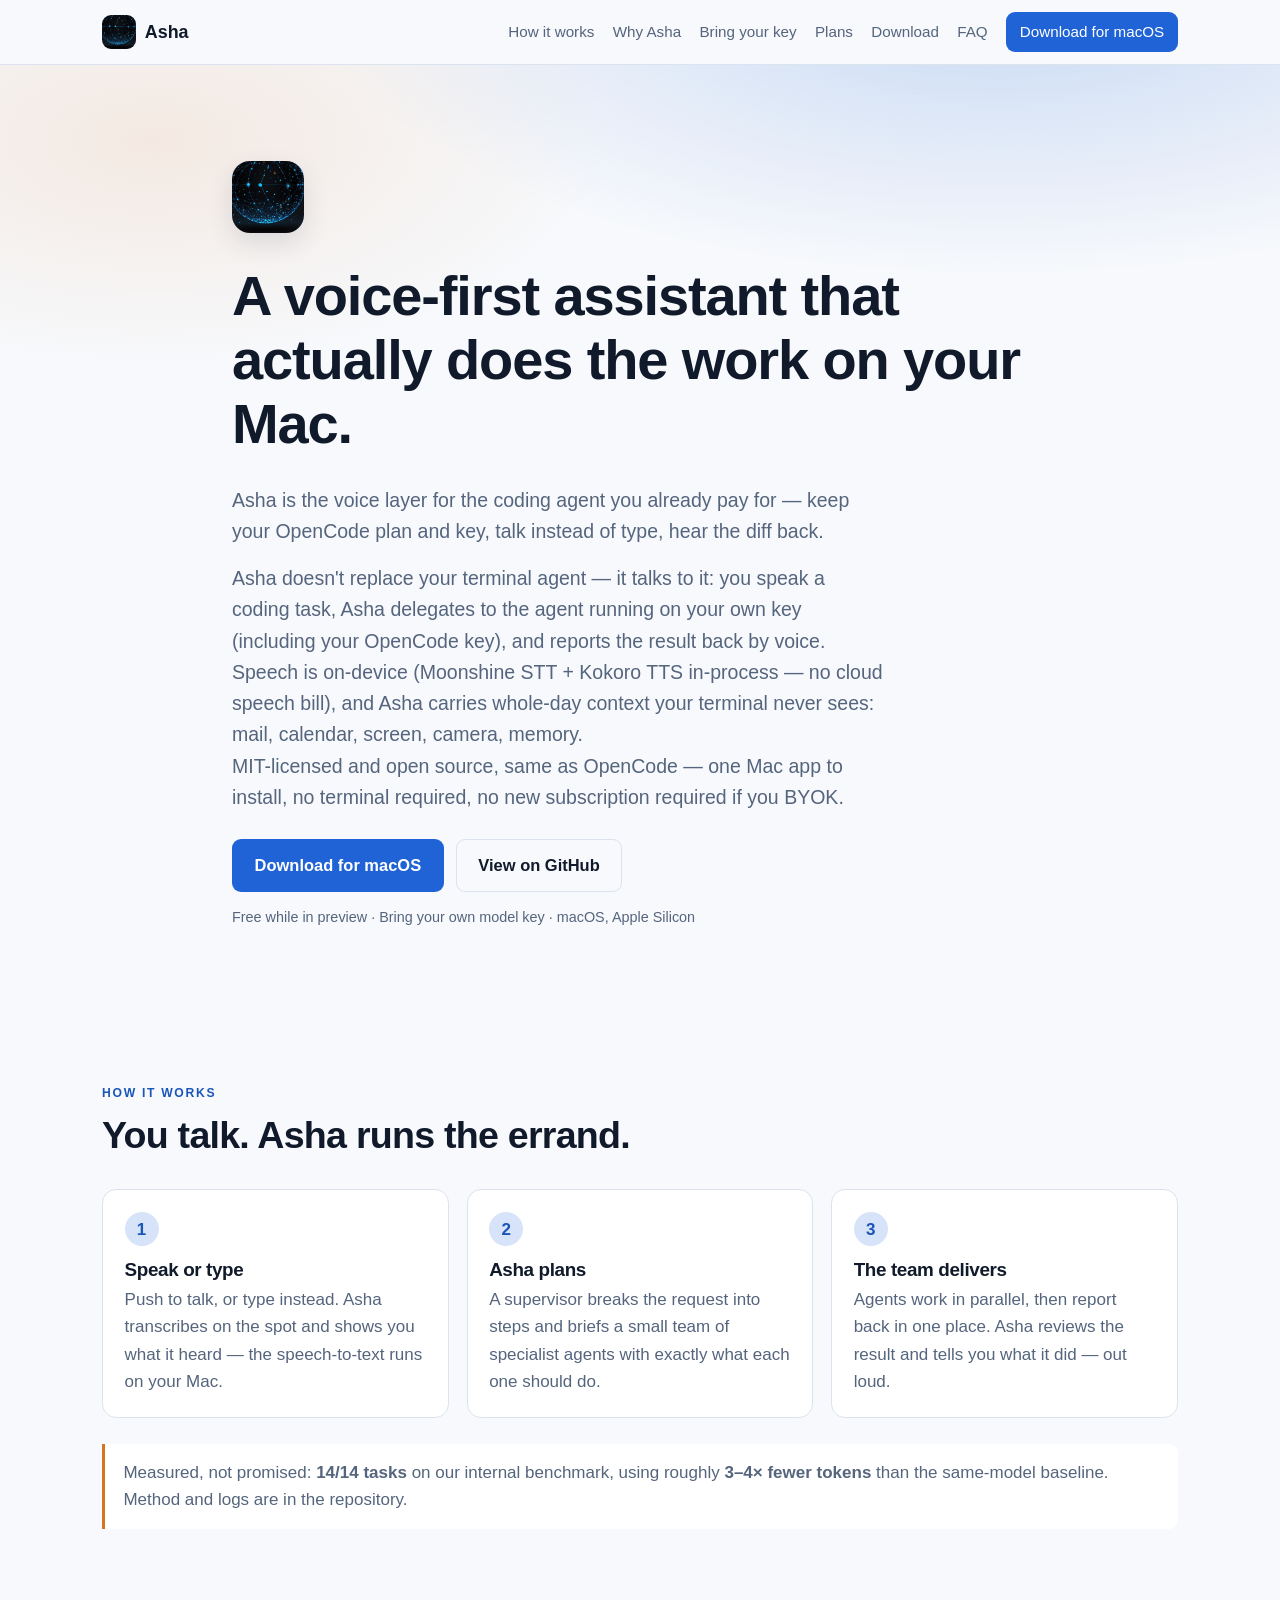
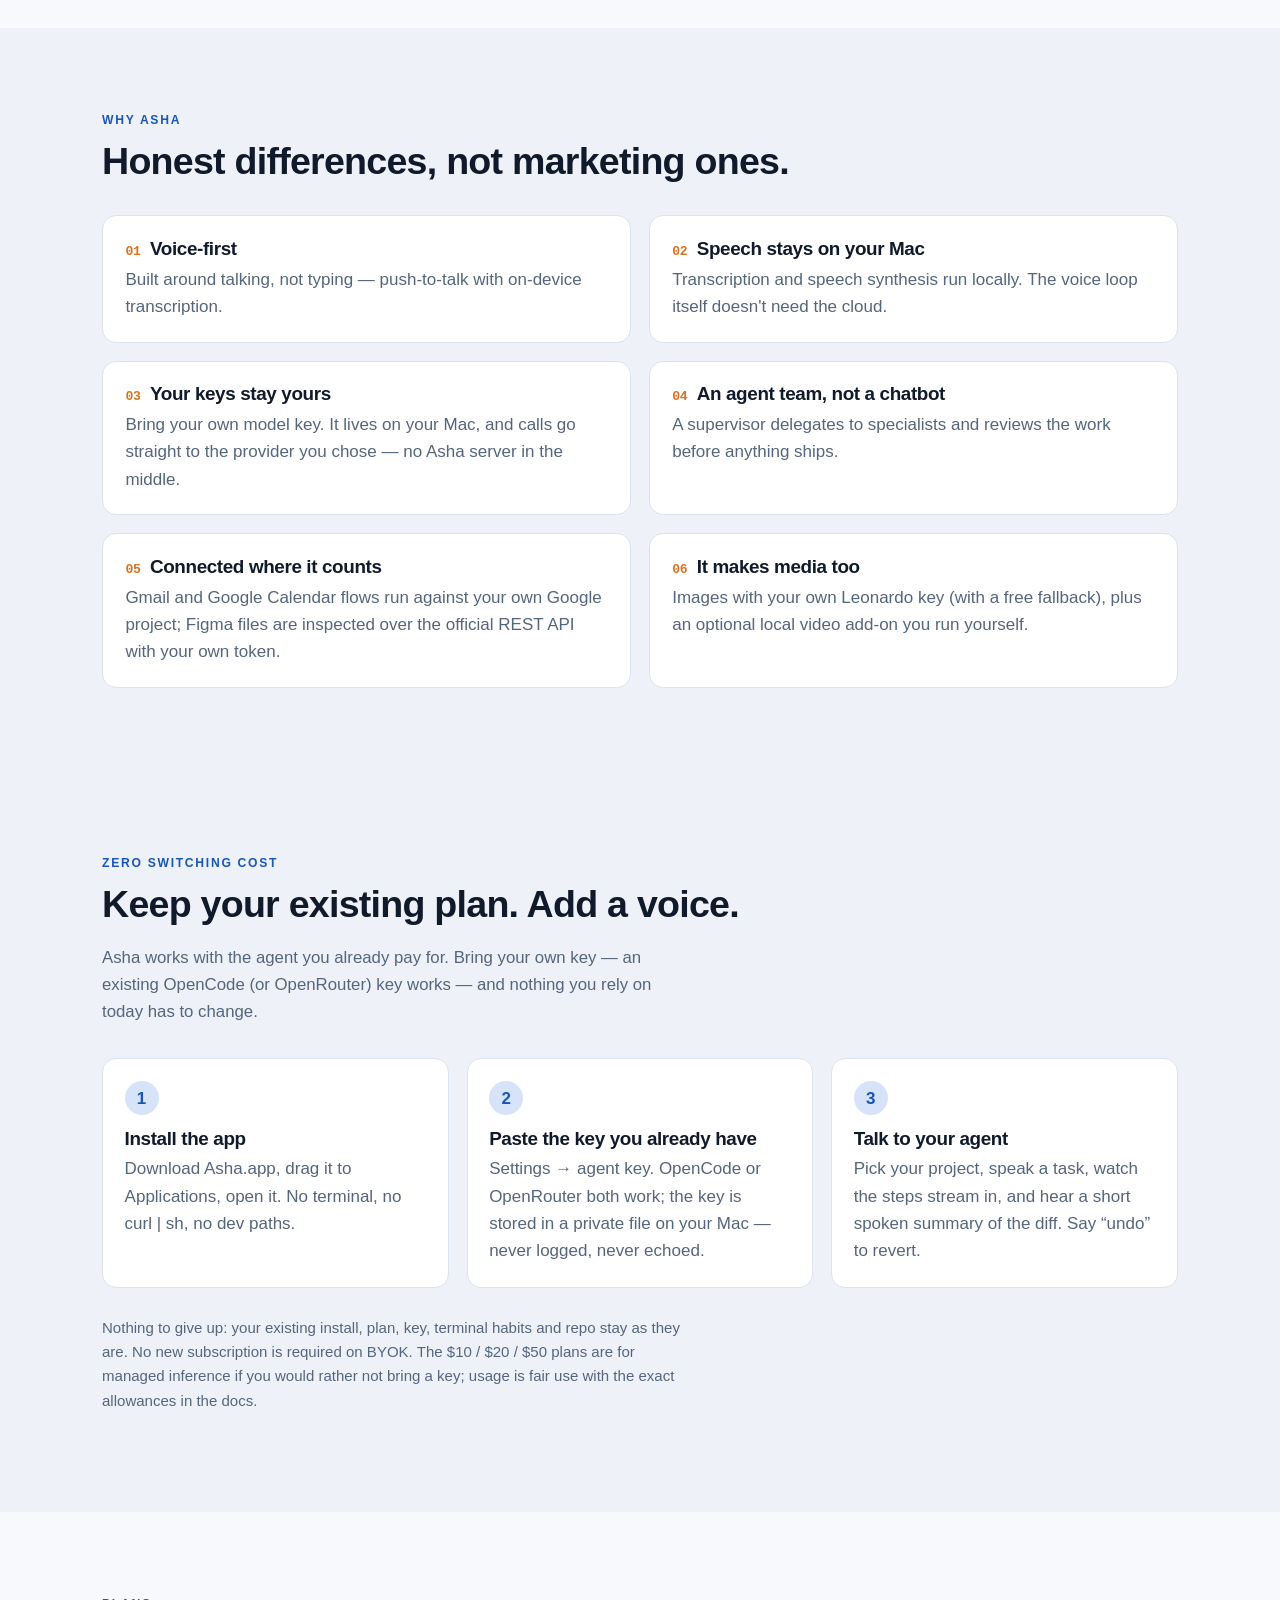
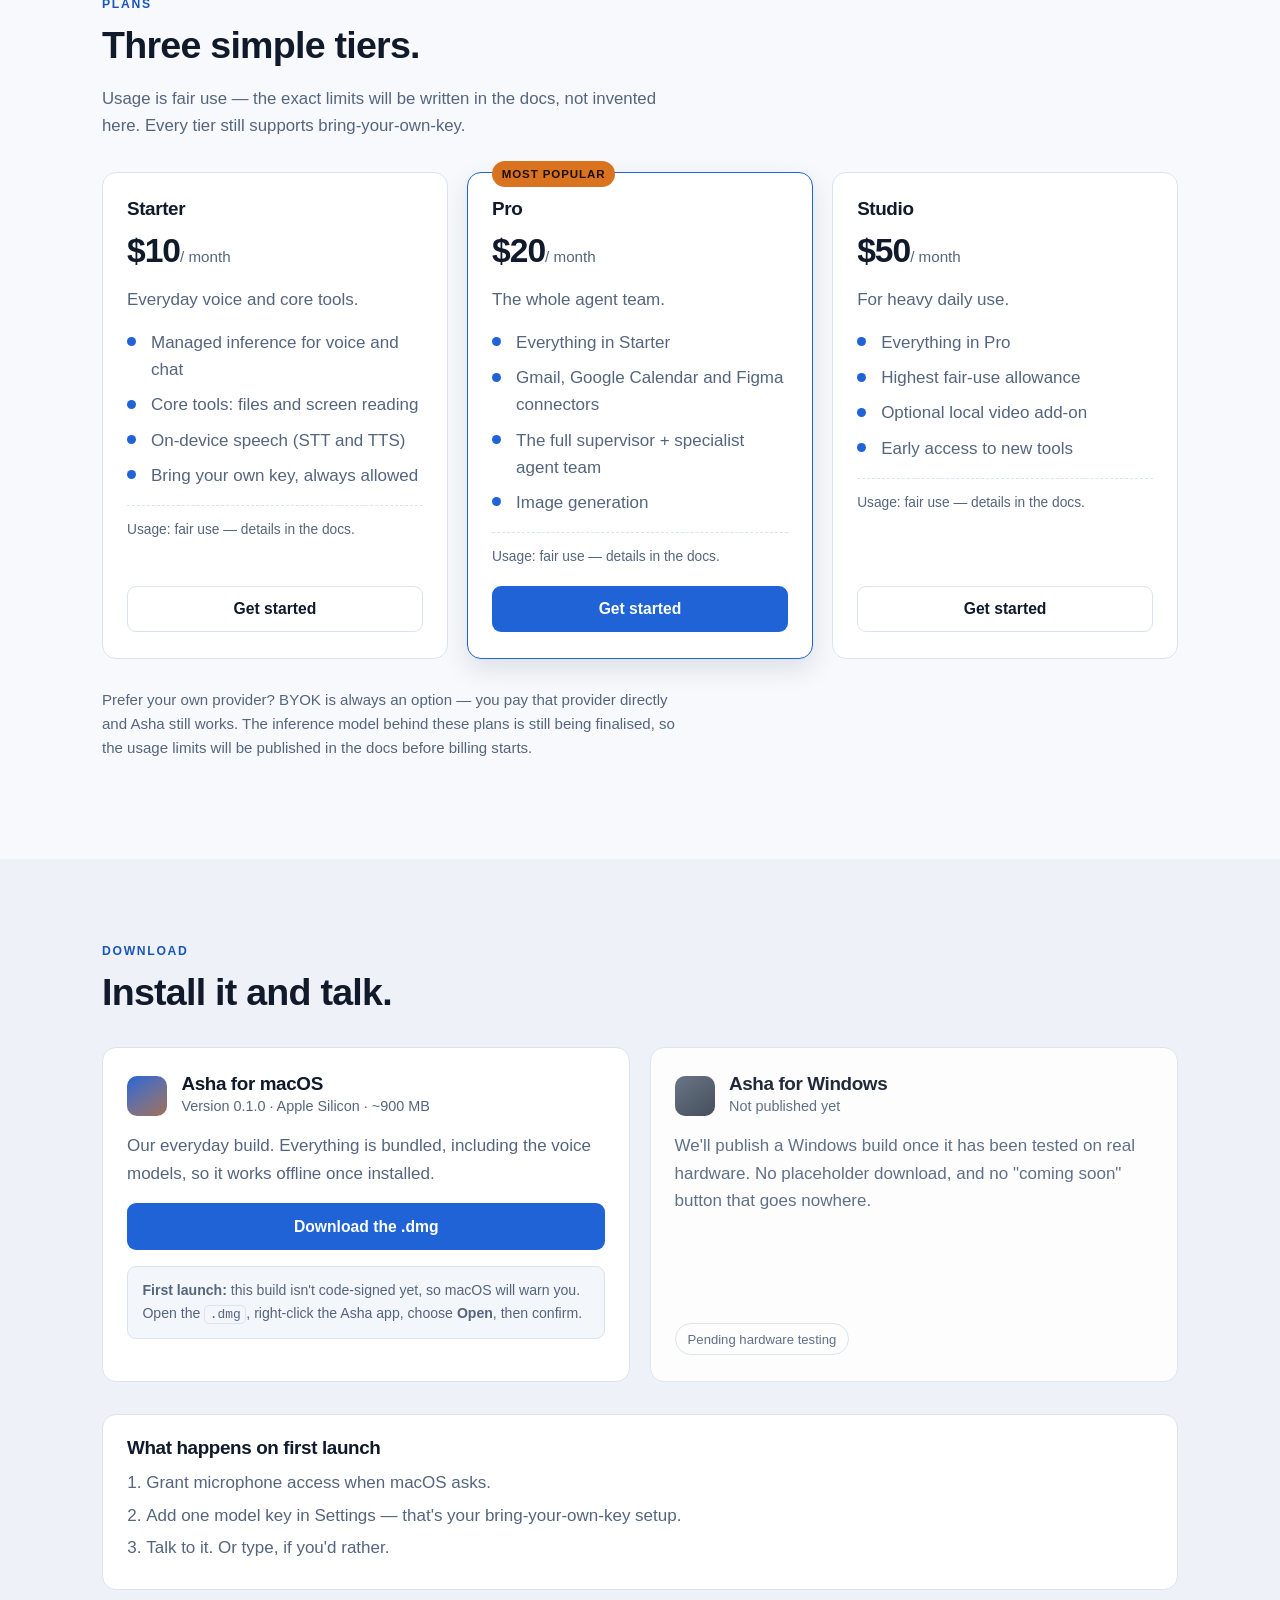
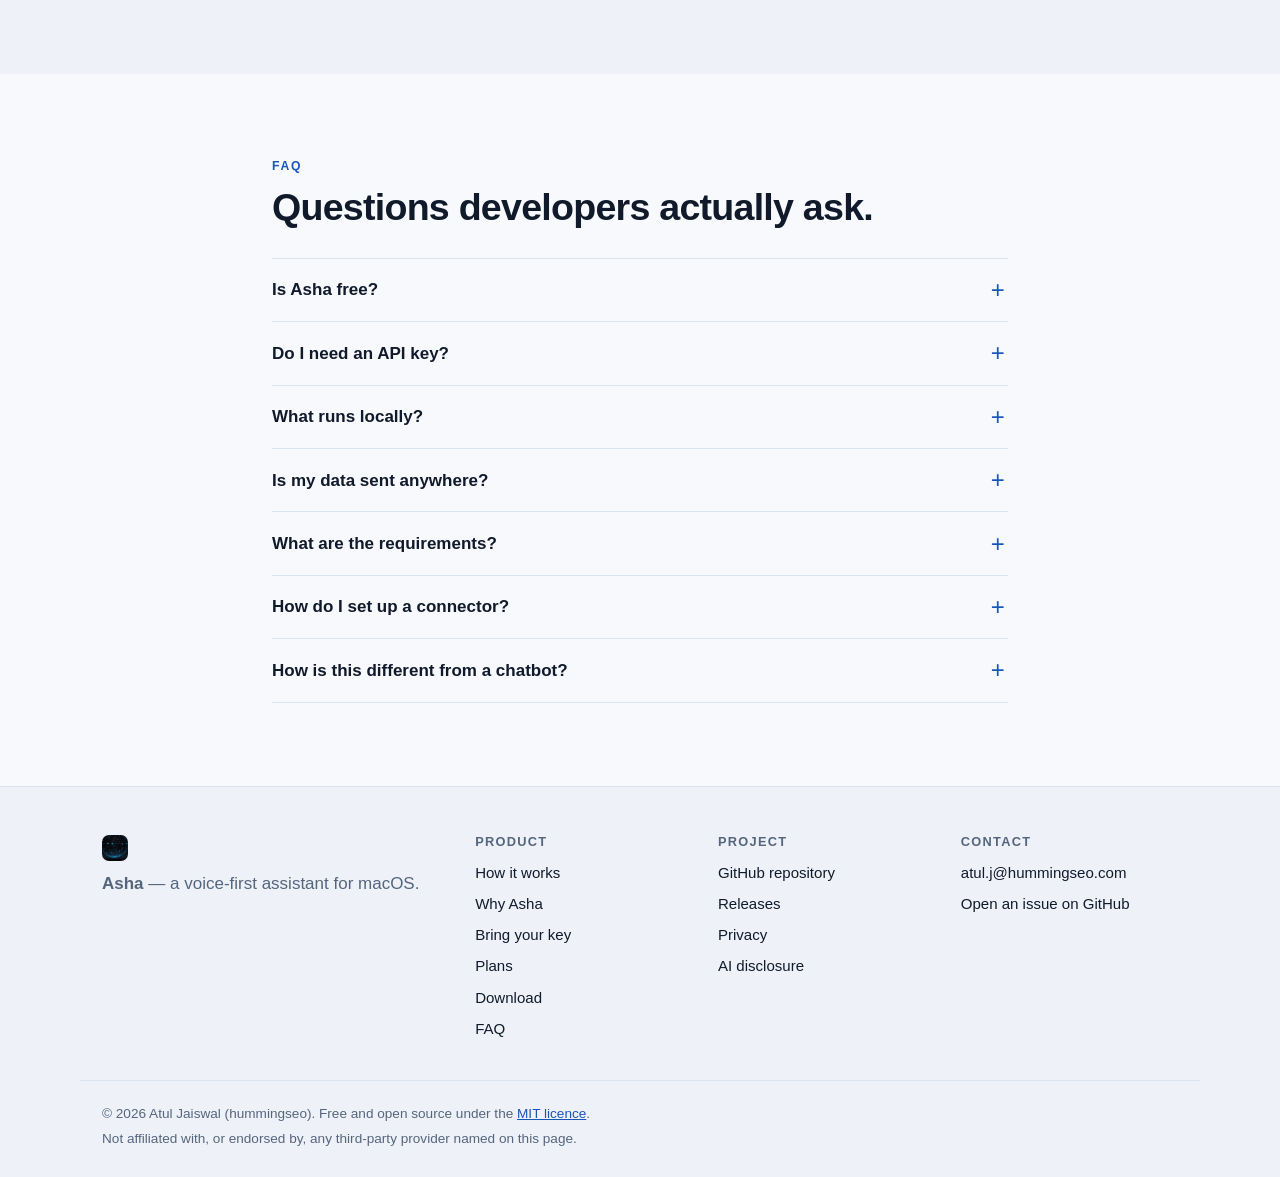
<file: website/index.html>
<!DOCTYPE html>
<html lang="en">
<head>
  <meta charset="utf-8">
  <meta name="viewport" content="width=device-width, initial-scale=1">
  <title>Asha — the voice-first assistant that does the work on your Mac</title>
  <meta name="description" content="Asha is a voice-first personal assistant for macOS. Talk to your Mac: Asha plans the task, delegates to a team of agents, and reports back spoken. On-device speech, bring your own keys.">
  <meta name="color-scheme" content="dark light">
  <meta name="theme-color" content="#0b0f17">
  <meta property="og:title" content="Asha — the voice-first assistant that does the work on your Mac">
  <meta property="og:description" content="Talk to your Mac. Asha plans the task, puts a team of agents to work, and tells you what it did. On-device speech. Bring your own keys.">
  <meta property="og:type" content="website">
  <link rel="icon" type="image/png" href="assets/jarvis-icon.png">
  <link rel="stylesheet" href="styles.css">
</head>
<body id="top">
  <a class="skip-link" href="#main">Skip to content</a>

  <header class="site-header">
    <div class="wrap header-inner">
      <a class="brand" href="#top" aria-label="Asha home">
        <span class="brand-mark" role="img" aria-label="Asha logo"></span>
        <span class="brand-name">Asha</span>
      </a>

      <button class="nav-toggle" type="button" aria-expanded="false" aria-controls="site-nav" aria-label="Toggle navigation">
        <span class="nav-toggle-bar"></span>
        <span class="nav-toggle-bar"></span>
        <span class="nav-toggle-bar"></span>
      </button>

      <nav class="site-nav" id="site-nav" aria-label="Primary">
        <a href="#how">How it works</a>
        <a href="#why">Why Asha</a>
        <a href="#onramp">Bring your key</a>
        <a href="#plans">Plans</a>
        <a href="#download">Download</a>
        <a href="#faq">FAQ</a>
        <a class="btn btn-small btn-primary" href="https://github.com/atuljaiswal1246/asha/releases/latest">Download for macOS</a>
      </nav>
    </div>
  </header>

  <main id="main">
    <!-- Hero -->
    <section class="hero" aria-labelledby="hero-title">
      <div class="wrap hero-inner">
        <span class="hero-mark brand-mark" aria-hidden="true"></span>
        <h1 id="hero-title">A voice-first assistant that actually does the work on your Mac.</h1>
        <p class="hero-sub">
          Asha is the voice layer for the coding agent you already pay for — keep your
          OpenCode plan and key, talk instead of type, hear the diff back.
        </p>
        <p class="hero-sub">
          Asha doesn't replace your terminal agent — it talks to it: you speak a coding task, Asha delegates to the agent running on your own key (including your OpenCode key), and reports the result back by voice.<br>
          Speech is on-device (Moonshine STT + Kokoro TTS in-process — no cloud speech bill), and Asha carries whole-day context your terminal never sees: mail, calendar, screen, camera, memory.<br>
          MIT-licensed and open source, same as OpenCode — one Mac app to install, no terminal required, no new subscription required if you BYOK.
        </p>
        <div class="cta-row">
          <a class="btn btn-primary btn-lg" href="https://github.com/atuljaiswal1246/asha/releases/latest">Download for macOS</a>
          <a class="btn btn-ghost btn-lg" href="https://github.com/atuljaiswal1246/asha">View on GitHub</a>
        </div>
        <p class="hero-note">Free while in preview · Bring your own model key · macOS, Apple Silicon</p>
      </div>
    </section>

    <!-- How it works -->
    <section class="section" id="how" aria-labelledby="how-title">
      <div class="wrap">
        <p class="eyebrow">How it works</p>
        <h2 id="how-title">You talk. Asha runs the errand.</h2>
        <ol class="steps">
          <li class="step">
            <span class="step-num" aria-hidden="true">1</span>
            <h3>Speak or type</h3>
            <p>Push to talk, or type instead. Asha transcribes on the spot and shows you what it heard — the speech-to-text runs on your Mac.</p>
          </li>
          <li class="step">
            <span class="step-num" aria-hidden="true">2</span>
            <h3>Asha plans</h3>
            <p>A supervisor breaks the request into steps and briefs a small team of specialist agents with exactly what each one should do.</p>
          </li>
          <li class="step">
            <span class="step-num" aria-hidden="true">3</span>
            <h3>The team delivers</h3>
            <p>Agents work in parallel, then report back in one place. Asha reviews the result and tells you what it did — out loud.</p>
          </li>
        </ol>
        <p class="proof">
          Measured, not promised: <strong>14/14 tasks</strong> on our internal benchmark,
          using roughly <strong>3–4× fewer tokens</strong> than the same-model baseline.
          Method and logs are in the repository.
        </p>
      </div>
    </section>

    <!-- Why Asha / differentiators -->
    <section class="section section-alt" id="why" aria-labelledby="why-title">
      <div class="wrap">
        <p class="eyebrow">Why Asha</p>
        <h2 id="why-title">Honest differences, not marketing ones.</h2>
        <ol class="features">
          <li class="feature">
            <h3><span class="feature-num" aria-hidden="true">01</span> Voice-first</h3>
            <p>Built around talking, not typing — push-to-talk with on-device transcription.</p>
          </li>
          <li class="feature">
            <h3><span class="feature-num" aria-hidden="true">02</span> Speech stays on your Mac</h3>
            <p>Transcription and speech synthesis run locally. The voice loop itself doesn't need the cloud.</p>
          </li>
          <li class="feature">
            <h3><span class="feature-num" aria-hidden="true">03</span> Your keys stay yours</h3>
            <p>Bring your own model key. It lives on your Mac, and calls go straight to the provider you chose — no Asha server in the middle.</p>
          </li>
          <li class="feature">
            <h3><span class="feature-num" aria-hidden="true">04</span> An agent team, not a chatbot</h3>
            <p>A supervisor delegates to specialists and reviews the work before anything ships.</p>
          </li>
          <li class="feature">
            <h3><span class="feature-num" aria-hidden="true">05</span> Connected where it counts</h3>
            <p>Gmail and Google Calendar flows run against your own Google project; Figma files are inspected over the official REST API with your own token.</p>
          </li>
          <li class="feature">
            <h3><span class="feature-num" aria-hidden="true">06</span> It makes media too</h3>
            <p>Images with your own Leonardo key (with a free fallback), plus an optional local video add-on you run yourself.</p>
          </li>
        </ol>
      </div>
    </section>

    <!-- Onramp / zero switching cost -->
    <section class="section section-alt" id="onramp" aria-labelledby="onramp-title">
      <div class="wrap">
        <p class="eyebrow">Zero switching cost</p>
        <h2 id="onramp-title">Keep your existing plan. Add a voice.</h2>
        <p class="section-lead">
          Asha works with the agent you already pay for. Bring your own key —
          an existing OpenCode (or OpenRouter) key works — and nothing you rely on
          today has to change.
        </p>
        <ol class="steps">
          <li class="step"><span class="step-num" aria-hidden="true">1</span>
            <h3>Install the app</h3>
            <p>Download Asha.app, drag it to Applications, open it. No terminal, no curl | sh, no dev paths.</p></li>
          <li class="step"><span class="step-num" aria-hidden="true">2</span>
            <h3>Paste the key you already have</h3>
            <p>Settings &rarr; agent key. OpenCode or OpenRouter both work; the key is stored in a private file on your Mac &mdash; never logged, never echoed.</p></li>
          <li class="step"><span class="step-num" aria-hidden="true">3</span>
            <h3>Talk to your agent</h3>
            <p>Pick your project, speak a task, watch the steps stream in, and hear a short spoken summary of the diff. Say &ldquo;undo&rdquo; to revert.</p></li>
        </ol>
        <p class="plans-note">
          Nothing to give up: your existing install, plan, key, terminal habits and repo stay
          as they are. No new subscription is required on BYOK. The $10 / $20 / $50 plans
          are for managed inference if you would rather not bring a key; usage is fair use
          with the exact allowances in the docs.
        </p>
      </div>
    </section>

    <!-- Plans -->
    <section class="section" id="plans" aria-labelledby="plans-title">
      <div class="wrap">
        <p class="eyebrow">Plans</p>
        <h2 id="plans-title">Three simple tiers.</h2>
        <p class="section-lead">
          Usage is fair use — the exact limits will be written in the docs, not invented here.
          Every tier still supports bring-your-own-key.
        </p>

        <div class="plans-grid">
          <article class="plan" aria-labelledby="plan-starter">
            <h3 id="plan-starter">Starter</h3>
            <p class="price"><span class="amount">$10</span><span class="per">/ month</span></p>
            <p class="plan-tag">Everyday voice and core tools.</p>
            <ul class="plan-list">
              <li>Managed inference for voice and chat</li>
              <li>Core tools: files and screen reading</li>
              <li>On-device speech (STT and TTS)</li>
              <li>Bring your own key, always allowed</li>
            </ul>
            <p class="plan-limit">Usage: fair use — details in the docs.</p>
            <a class="btn btn-ghost btn-block" href="https://github.com/atuljaiswal1246/asha/releases/latest">Get started</a>
          </article>

          <article class="plan plan-featured" aria-labelledby="plan-pro">
            <p class="plan-badge">Most popular</p>
            <h3 id="plan-pro">Pro</h3>
            <p class="price"><span class="amount">$20</span><span class="per">/ month</span></p>
            <p class="plan-tag">The whole agent team.</p>
            <ul class="plan-list">
              <li>Everything in Starter</li>
              <li>Gmail, Google Calendar and Figma connectors</li>
              <li>The full supervisor + specialist agent team</li>
              <li>Image generation</li>
            </ul>
            <p class="plan-limit">Usage: fair use — details in the docs.</p>
            <a class="btn btn-primary btn-block" href="https://github.com/atuljaiswal1246/asha/releases/latest">Get started</a>
          </article>

          <article class="plan" aria-labelledby="plan-studio">
            <h3 id="plan-studio">Studio</h3>
            <p class="price"><span class="amount">$50</span><span class="per">/ month</span></p>
            <p class="plan-tag">For heavy daily use.</p>
            <ul class="plan-list">
              <li>Everything in Pro</li>
              <li>Highest fair-use allowance</li>
              <li>Optional local video add-on</li>
              <li>Early access to new tools</li>
            </ul>
            <p class="plan-limit">Usage: fair use — details in the docs.</p>
            <a class="btn btn-ghost btn-block" href="https://github.com/atuljaiswal1246/asha/releases/latest">Get started</a>
          </article>
        </div>

        <p class="plans-note">
          Prefer your own provider? BYOK is always an option — you pay that provider directly
          and Asha still works. The inference model behind these plans is still being
          finalised, so the usage limits will be published in the docs before billing starts.
        </p>
      </div>
    </section>

    <!-- Download -->
    <section class="section section-alt" id="download" aria-labelledby="download-title">
      <div class="wrap">
        <p class="eyebrow">Download</p>
        <h2 id="download-title">Install it and talk.</h2>

        <div class="download-grid">
          <article class="download-card download-card-ready">
            <div class="download-head">
              <span class="os-mark" aria-hidden="true"></span>
              <div>
                <h3>Asha for macOS</h3>
                <p class="download-meta">Version 0.1.0 · Apple Silicon · ~900&nbsp;MB</p>
              </div>
            </div>
            <p>Our everyday build. Everything is bundled, including the voice models, so it works offline once installed.</p>
            <a class="btn btn-primary btn-block" href="https://github.com/atuljaiswal1246/asha/releases/latest">Download the .dmg</a>
            <p class="install-note">
              <strong>First launch:</strong> this build isn't code-signed yet, so macOS will
              warn you. Open the <code>.dmg</code>, right-click the Asha app, choose
              <strong>Open</strong>, then confirm.
            </p>
          </article>

          <article class="download-card download-card-pending" aria-labelledby="win-title">
            <div class="download-head">
              <span class="os-mark os-mark-win" aria-hidden="true"></span>
              <div>
                <h3 id="win-title">Asha for Windows</h3>
                <p class="download-meta">Not published yet</p>
              </div>
            </div>
            <p>We'll publish a Windows build once it has been tested on real hardware. No placeholder download, and no "coming soon" button that goes nowhere.</p>
            <p class="pending-tag">Pending hardware testing</p>
          </article>
        </div>

        <div class="first-run">
          <h3>What happens on first launch</h3>
          <ol>
            <li>Grant microphone access when macOS asks.</li>
            <li>Add one model key in Settings — that's your bring-your-own-key setup.</li>
            <li>Talk to it. Or type, if you'd rather.</li>
          </ol>
        </div>
      </div>
    </section>

    <!-- FAQ -->
    <section class="section" id="faq" aria-labelledby="faq-title">
      <div class="wrap wrap-narrow">
        <p class="eyebrow">FAQ</p>
        <h2 id="faq-title">Questions developers actually ask.</h2>

        <div class="faq">
          <details>
            <summary>Is Asha free?</summary>
            <p>Yes while in preview. You only pay third parties directly if you use them — your model provider, image provider, and so on. The paid plans ($10 / $20 / $50) add managed inference and the full agent team, with fair-use limits documented in the docs.</p>
          </details>

          <details>
            <summary>Do I need an API key?</summary>
            <p>You don't need an Asha account. You can bring your own key from a model provider (BYOK): paste it into Settings and it stays on your machine. If you'd rather not manage a key, the paid plans cover managed inference instead.</p>
          </details>

          <details>
            <summary>What runs locally?</summary>
            <p>Speech-to-text and text-to-speech run on your Mac, and screen reading is local too. That's what lets the voice loop stay responsive without shipping your audio to a cloud service.</p>
          </details>

          <details>
            <summary>Is my data sent anywhere?</summary>
            <p>Only what you choose to send. With your own key, requests go straight from your Mac to the provider you configured, under their terms. We don't operate an Asha account or an Asha analytics service, and we don't receive your conversations. This website has no analytics or trackers.</p>
          </details>

          <details>
            <summary>What are the requirements?</summary>
            <p>An Apple Silicon Mac (the current build is arm64), a microphone, and one model key. An Intel build can be produced but hasn't been tested, so we don't recommend it yet. The packaged app doesn't declare a minimum macOS version — if it installs and boots for you, it works. Tell us if it doesn't.</p>
          </details>

          <details>
            <summary>How do I set up a connector?</summary>
            <p>Gmail and Google Calendar connect through your own Google project, so the setup is yours to own. Google's public-app verification is still in review, which means these flows currently suit personal and test use. Figma is simpler: paste a personal access token and Asha inspects files over Figma's REST API.</p>
          </details>

          <details>
            <summary>How is this different from a chatbot?</summary>
            <p>A chatbot answers. Asha acts and reports back spoken. It plans a task, delegates pieces to specialist agents, reviews the result, and can touch real things — mail, calendar, files, and generated media. The conversation is the interface; the work is the point.</p>
          </details>
        </div>
      </div>
    </section>
  </main>

  <footer class="site-footer">
    <div class="wrap footer-inner">
      <div class="footer-brand">
        <span class="brand-mark brand-mark-sm" role="img" aria-label="Asha logo"></span>
        <p><strong>Asha</strong> — a voice-first assistant for macOS.</p>
      </div>
      <nav class="footer-col" aria-label="Product">
        <h2>Product</h2>
        <a href="#how">How it works</a>
        <a href="#why">Why Asha</a>
        <a href="#onramp">Bring your key</a>
        <a href="#plans">Plans</a>
        <a href="#download">Download</a>
        <a href="#faq">FAQ</a>
      </nav>
      <nav class="footer-col" aria-label="Project">
        <h2>Project</h2>
        <a href="https://github.com/atuljaiswal1246/asha">GitHub repository</a>
        <a href="https://github.com/atuljaiswal1246/asha/releases/latest">Releases</a>
        <a href="privacy.html">Privacy</a>
        <a href="ai-disclosure.html">AI disclosure</a>
      </nav>
      <div class="footer-col">
        <h2>Contact</h2>
        <a href="mailto:atul.j@hummingseo.com">atul.j@hummingseo.com</a>
        <a href="https://github.com/atuljaiswal1246/asha/issues">Open an issue on GitHub</a>
      </div>
    </div>
    <div class="wrap footer-legal">
      <p>© 2026 Atul Jaiswal (hummingseo). Free and open source under the <a href="https://github.com/atuljaiswal1246/asha/blob/main/LICENSE">MIT licence</a>.</p>
      <p>Not affiliated with, or endorsed by, any third-party provider named on this page.</p>
    </div>
  </footer>

  <script src="app.js" defer></script>
</body>
</html>
</file>
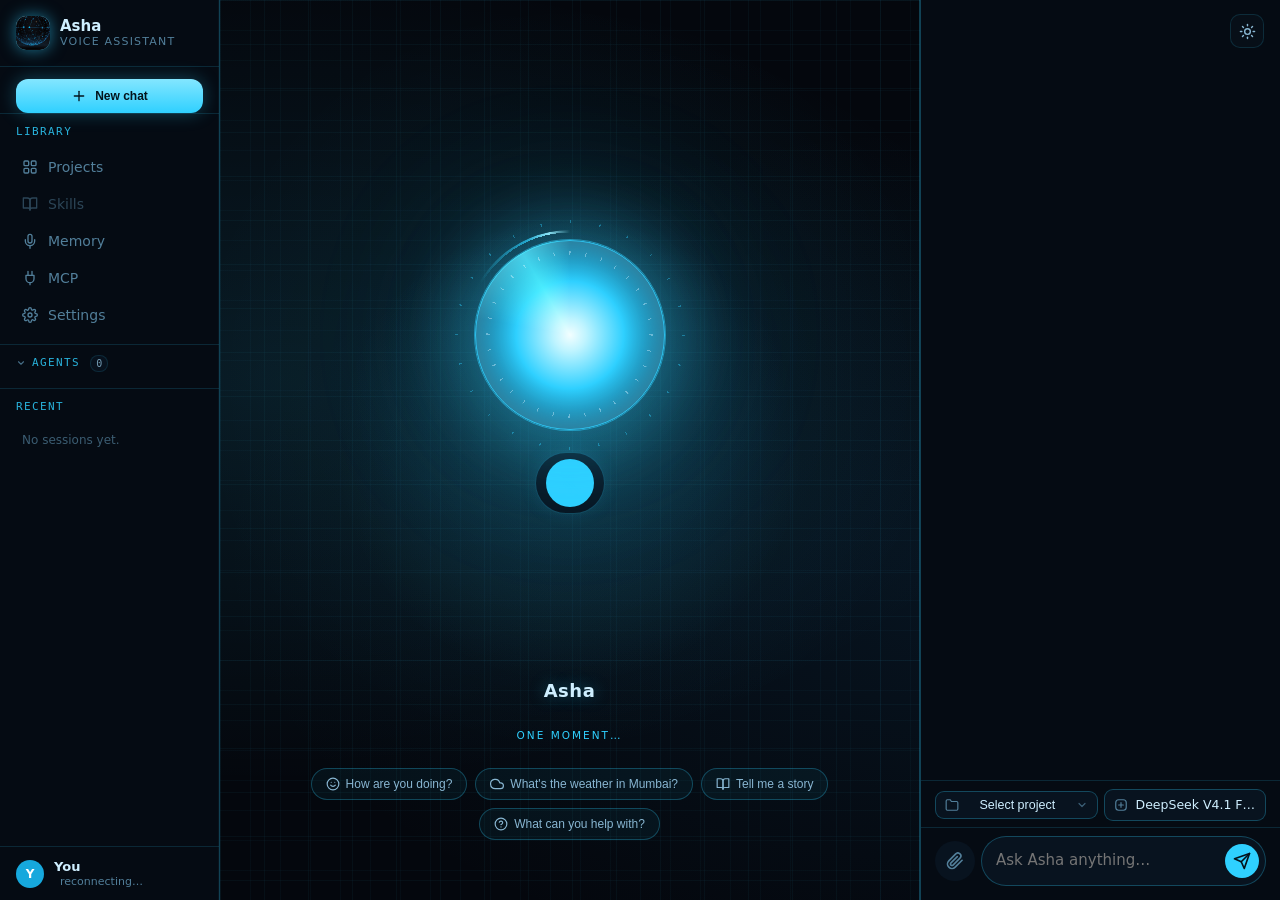
<file: prototype/ui/static/index.html>
<!doctype html>
<html lang="en">
<head>
  <meta charset="utf-8" />
  <meta name="viewport" content="width=device-width, initial-scale=1" />
  <title>Asha</title>
  <link rel="icon" type="image/png" href="jarvis-icon.png" />
  <link rel="apple-touch-icon" href="jarvis-icon.png" />
  <link rel="stylesheet" href="styles.css?v=20260918-1" />
</head>
<body>
<button class="theme-btn" id="themeToggle" title="Switch light / dark theme" aria-label="Switch theme">
  <svg id="themeIcon" width="17" height="17" viewBox="0 0 24 24" fill="none" stroke="currentColor" stroke-width="2" stroke-linecap="round" stroke-linejoin="round"><path d="M21 12.8A9 9 0 1 1 11.2 3a7 7 0 0 0 9.8 9.8z"/></svg>
</button>

<div class="app-shell">

  <!-- Sidebar: branding + library + recent + profile -->
  <aside class="sidebar" id="sidebar">
    <div class="sb-brand">
      <div class="sb-logo" id="sbLogo"><img src="jarvis-logo.png" alt="Asha"></div>
      <div class="sb-brand-text">
        <div class="sb-title" id="sbTitle">Asha</div>
        <div class="sb-subtitle">voice assistant</div>
      </div>
    </div>

    <button class="sb-newchat" id="sbNewChat">
      <svg width="16" height="16" viewBox="0 0 24 24" fill="none" stroke="currentColor" stroke-width="2" stroke-linecap="round" stroke-linejoin="round"><line x1="12" y1="5" x2="12" y2="19"/><line x1="5" y1="12" x2="19" y2="12"/></svg>
      <span>New chat</span>
    </button>

    <div class="sb-scroll">

      <div class="sb-section sb-section--lib">
        <div class="sb-heading">Library</div>
        <div class="sb-lib-item" id="sbProjectsLink">
          <svg width="16" height="16" viewBox="0 0 24 24" fill="none" stroke="currentColor" stroke-width="2" stroke-linecap="round" stroke-linejoin="round"><rect x="3" y="3" width="7" height="7" rx="1.5"/><rect x="14" y="3" width="7" height="7" rx="1.5"/><rect x="3" y="14" width="7" height="7" rx="1.5"/><rect x="14" y="14" width="7" height="7" rx="1.5"/></svg>
          <span>Projects</span>
        </div>
        <div class="sb-lib-item sb-lib-coming-soon" title="Coming soon">
          <svg width="16" height="16" viewBox="0 0 24 24" fill="none" stroke="currentColor" stroke-width="2" stroke-linecap="round" stroke-linejoin="round"><path d="M2 3h6a4 4 0 0 1 4 4v14a3 3 0 0 0-3-3H2z"/><path d="M22 3h-6a4 4 0 0 0-4 4v14a3 3 0 0 1 3-3h7z"/></svg>
          <span>Skills</span>
        </div>
        <div class="sb-lib-item" id="sbMemoryLink">
          <svg width="16" height="16" viewBox="0 0 24 24" fill="none" stroke="currentColor" stroke-width="2" stroke-linecap="round" stroke-linejoin="round"><path d="M12 2a3 3 0 0 0-3 3v7a3 3 0 0 0 6 0V5a3 3 0 0 0-3-3z"/><path d="M19 10v2a7 7 0 0 1-14 0v-2"/><line x1="12" y1="19" x2="12" y2="23"/></svg>
          <span>Memory</span>
        </div>
        <div class="sb-lib-item" id="sbMcpLink">
          <svg width="16" height="16" viewBox="0 0 24 24" fill="none" stroke="currentColor" stroke-width="2" stroke-linecap="round" stroke-linejoin="round"><path d="M9 2v6M15 2v6M6 8h12v5a6 6 0 0 1-12 0z"/><path d="M12 19v3"/></svg>
          <span>MCP</span>
        </div>
        <div class="sb-lib-item" id="sbSettingsLink">
          <svg width="16" height="16" viewBox="0 0 24 24" fill="none" stroke="currentColor" stroke-width="2" stroke-linecap="round" stroke-linejoin="round"><circle cx="12" cy="12" r="3"/><path d="M19.4 15a1.65 1.65 0 0 0 .33 1.82l.06.06a2 2 0 0 1 0 2.83 2 2 0 0 1-2.83 0l-.06-.06a1.65 1.65 0 0 0-1.82-.33 1.65 1.65 0 0 0-1 1.51V21a2 2 0 0 1-2 2 2 2 0 0 1-2-2v-.09A1.65 1.65 0 0 0 9 19.4a1.65 1.65 0 0 0-1.82.33l-.06.06a2 2 0 0 1-2.83 0 2 2 0 0 1 0-2.83l.06-.06A1.65 1.65 0 0 0 4.68 15a1.65 1.65 0 0 0-1.51-1H3a2 2 0 0 1-2-2 2 2 0 0 1 2-2h.09A1.65 1.65 0 0 0 4.6 9a1.65 1.65 0 0 0-.33-1.82l-.06-.06a2 2 0 0 1 0-2.83 2 2 0 0 1 2.83 0l.06.06A1.65 1.65 0 0 0 9 4.68a1.65 1.65 0 0 0 1-1.51V3a2 2 0 0 1 2-2 2 2 0 0 1 2 2v.09a1.65 1.65 0 0 0 1 1.51 1.65 1.65 0 0 0 1.82-.33l.06-.06a2 2 0 0 1 2.83 0 2 2 0 0 1 0 2.83l-.06.06A1.65 1.65 0 0 0 19.4 9a1.65 1.65 0 0 0 1.51 1H21a2 2 0 0 1 2 2 2 2 0 0 1-2 2h-.09a1.65 1.65 0 0 0-1.51 1z"/></svg>
          <span>Settings</span>
        </div>
      </div>

      <div class="sb-section sb-section--agents" id="sbAgents">
        <button class="sb-agents-toggle" id="sbAgentsToggle" type="button"
                aria-expanded="true" aria-controls="sbAgentsList" title="Show or hide agent status">
          <svg class="sb-agents-caret" width="10" height="10" viewBox="0 0 24 24" fill="none" stroke="currentColor" stroke-width="2.6" stroke-linecap="round" stroke-linejoin="round"><polyline points="6 9 12 15 18 9"/></svg>
          <span class="sb-heading-text">Agents</span>
          <span class="sb-agents-count" id="sbAgentsCount">0</span>
        </button>
        <div id="sbAgentsList"></div>
      </div>

      <div class="sb-section sb-section--recent">
        <div class="sb-heading">Recent</div>
        <div id="sbRecentList"><div class="sb-recent-empty">No sessions yet.</div></div>
      </div>

    </div><!-- /sb-scroll -->

    <div class="sb-profile">
      <div class="sb-profile-avatar">Y</div>
      <div class="sb-profile-info">
        <div class="sb-profile-name">You</div>
        <div class="sb-profile-status">
          <span class="dot" id="dot"></span>
          <span id="status">connecting</span>
        </div>
      </div>
    </div>
  </aside>

  <!-- Main area: orb-panel + chat-panel -->
  <div class="main-area">

    <div class="main-columns">

      <div class="mid-col" id="midCol">
        <!-- Work mode: 3 worker panels -->
        <section class="work-area" id="workArea" hidden>
          <div class="work-status-bar">
            <span class="work-brain-label">Brain</span>
            <span class="work-brain-status" id="workBrainStatus">— idle</span>
          </div>
          <div class="work-project-row" id="workProjectRow" title="Change project folder">
            <span class="work-project-label">Project</span>
            <span class="work-project-name" id="workProjectName" title="">…</span>
            <span class="work-project-change">Change</span>
          </div>
          <div id="workerGrid" class="worker-grid"></div>
        </section>

        <!-- Orb panel: greeting + orb + voice-control row + status + example prompts -->
        <section class="orb-panel">
          <div id="orbGreeting" class="orb-greeting"></div>

          <div class="orb-center">
            <div class="orb-stage" id="orbStage">
              <div class="orb-hud"></div>
              <div id="orb">
                <!-- Energy wave ripples -->
                <div class="orb-ring orb-ring--1"></div>
                <div class="orb-ring orb-ring--2"></div>
                <div class="orb-ring orb-ring--3"></div>
              </div>
            </div>
            <div class="voice-row">
              <button class="iconbtn" id="micBtn" title="Enable microphone">
                <svg class="mic-on-ico" width="22" height="22" viewBox="0 0 24 24" fill="none" stroke="currentColor" stroke-width="2.2" stroke-linecap="round" stroke-linejoin="round"><path d="M12 2a3 3 0 0 0-3 3v7a3 3 0 0 0 6 0V5a3 3 0 0 0-3-3z"/><path d="M19 10v2a7 7 0 0 1-14 0v-2"/><line x1="12" y1="19" x2="12" y2="23"/></svg>
                <svg class="mic-off-ico" width="22" height="22" viewBox="0 0 24 24" fill="none" stroke="currentColor" stroke-width="2.2" stroke-linecap="round" stroke-linejoin="round"><path d="M9 9v3a3 3 0 0 0 5.1 2.1M15 9.3V5a3 3 0 0 0-5.9-.7"/><path d="M5 10a7 7 0 0 0 11 6"/><line x1="12" y1="19" x2="12" y2="23"/><line x1="3" y1="3" x2="21" y2="21"/></svg>
              </button>
              <div id="micMeter">
                <div class="micMeter-row">
                  <div class="micMeter-bar">
                    <div class="micMeter-fill" id="micMeterFill"></div>
                    <div class="micMeter-tick" id="micMeterTick" style="left:70%"></div>
                  </div>
                  <div class="micMeter-num" id="micMeterNum">0</div>
                </div>
                <div class="micMeter-warn" id="micMeterWarn">high ambient &mdash; check mic/noise</div>
              </div>
            </div>
          </div>

          <div id="orbName" class="orb-name">Asha</div>
          <div id="orbStatus" class="orb-status-line">idle</div>

          <div class="orb-chips" id="orbChips">
            <button class="orb-chip" data-text="How are you doing?"><svg width="14" height="14" viewBox="0 0 24 24" fill="none" stroke="currentColor" stroke-width="2" stroke-linecap="round" stroke-linejoin="round"><circle cx="12" cy="12" r="10"/><path d="M8 14s1.5 2 4 2 4-2 4-2"/><line x1="9" y1="9" x2="9.01" y2="9"/><line x1="15" y1="9" x2="15.01" y2="9"/></svg><span>How are you doing?</span></button>
            <button class="orb-chip" data-text="What's the weather in Mumbai?"><svg width="14" height="14" viewBox="0 0 24 24" fill="none" stroke="currentColor" stroke-width="2" stroke-linecap="round" stroke-linejoin="round"><path d="M18 10h-1.26A8 8 0 1 0 9 20h9a5 5 0 0 0 0-10z"/></svg><span>What's the weather in Mumbai?</span></button>
            <button class="orb-chip" data-text="Tell me a story"><svg width="14" height="14" viewBox="0 0 24 24" fill="none" stroke="currentColor" stroke-width="2" stroke-linecap="round" stroke-linejoin="round"><path d="M2 3h6a4 4 0 0 1 4 4v14a3 3 0 0 0-3-3H2z"/><path d="M22 3h-6a4 4 0 0 0-4 4v14a3 3 0 0 1 3-3h7z"/></svg><span>Tell me a story</span></button>
            <button class="orb-chip" data-text="What can you help with?"><svg width="14" height="14" viewBox="0 0 24 24" fill="none" stroke="currentColor" stroke-width="2" stroke-linecap="round" stroke-linejoin="round"><circle cx="12" cy="12" r="10"/><path d="M9.09 9a3 3 0 0 1 5.83 1c0 2-3 3-3 3"/><line x1="12" y1="17" x2="12.01" y2="17"/></svg><span>What can you help with?</span></button>
          </div>
        </section>
      </div><!-- /mid-col -->

      <!-- Chat panel: scrollable history + input bar -->
      <section class="chat-panel">
        <div id="chat"><div class="inner" id="inner"></div></div>
        <div id="attachBar" class="attach-bar" hidden></div>
        <div class="brain-strip" id="brainStrip">
          <button id="projectBtn" class="bs-trigger bs-trigger--project" type="button" title="Project folder Asha works in">
            <span class="bs-trigger-icon" aria-hidden="true">
              <svg width="14" height="14" viewBox="0 0 24 24" fill="none" stroke="currentColor" stroke-width="2" stroke-linecap="round" stroke-linejoin="round"><path d="M22 19a2 2 0 0 1-2 2H4a2 2 0 0 1-2-2V5a2 2 0 0 1 2-2h5l2 3h9a2 2 0 0 1 2 2z"/></svg>
            </span>
            <span class="bs-trigger-name" id="projectBtnName">Select project</span>
            <svg class="bs-caret" width="12" height="12" viewBox="0 0 24 24" fill="none" stroke="currentColor" stroke-width="2.4" stroke-linecap="round" stroke-linejoin="round"><polyline points="6 9 12 15 18 9"/></svg>
          </button>
          <span id="brainModelBtn" class="bs-trigger bs-trigger--fixed" title="AI model that powers Asha (fixed: DeepSeek V4.1 Flash)">
            <span class="bs-trigger-icon" aria-hidden="true">
              <svg width="14" height="14" viewBox="0 0 24 24" fill="none" stroke="currentColor" stroke-width="2" stroke-linecap="round" stroke-linejoin="round"><rect x="3" y="3" width="18" height="18" rx="5"/><path d="M12 8v8M8 12h8"/></svg>
            </span>
            <span class="bs-trigger-name" id="brainModelBtnName">DeepSeek V4.1 Flash</span>
          </span>
        </div>
        <footer>
          <button class="iconbtn" id="stopBtn" title="Stop coding">&times;</button>
          <button class="iconbtn micmini" id="composerMic" title="Talk to Asha">
            <svg class="mic-on-ico" width="18" height="18" viewBox="0 0 24 24" fill="none" stroke="currentColor" stroke-width="2" stroke-linecap="round" stroke-linejoin="round"><rect x="9" y="2" width="6" height="12" rx="3"/><path d="M5 10a7 7 0 0 0 14 0"/><line x1="12" y1="19" x2="12" y2="22"/></svg>
            <svg class="mic-off-ico" width="18" height="18" viewBox="0 0 24 24" fill="none" stroke="currentColor" stroke-width="2" stroke-linecap="round" stroke-linejoin="round"><path d="M9 9v3a3 3 0 0 0 5.1 2.1M15 9.3V5a3 3 0 0 0-5.9-.7"/><path d="M5 10a7 7 0 0 0 11 6"/><line x1="12" y1="19" x2="12" y2="22"/><line x1="3" y1="3" x2="21" y2="21"/></svg>
          </button>
          <div class="btn-attach" id="attachBtn" title="Attach images">
            <svg width="18" height="18" viewBox="0 0 24 24" fill="none" stroke="currentColor" stroke-width="2.2" stroke-linecap="round" stroke-linejoin="round"><path d="M21.44 11.05l-9.19 9.19a6 6 0 0 1-8.49-8.49l9.19-9.19a4 4 0 0 1 5.66 5.66l-9.2 9.19a2 2 0 0 1-2.83-2.83l8.49-8.48"/></svg>
            <input type="file" id="attachInput" accept="image/*" multiple class="file-input-hidden" />
          </div>
          <div id="inputPill">
            <textarea id="textInput" rows="1" placeholder="Ask Asha anything&hellip;" autocomplete="off" spellcheck="false"></textarea>
            <button class="iconbtn expandmini" id="expandBtn" title="Review full message" type="button" hidden>
              <svg width="16" height="16" viewBox="0 0 24 24" fill="none" stroke="currentColor" stroke-width="2.2" stroke-linecap="round" stroke-linejoin="round"><polyline points="15 3 21 3 21 9"/><polyline points="9 21 3 21 3 15"/><line x1="21" y1="3" x2="14" y2="10"/><line x1="3" y1="21" x2="10" y2="14"/></svg>
            </button>
            <button class="iconbtn" id="sendBtn" title="Send">
              <svg class="send-ico" width="18" height="18" viewBox="0 0 24 24" fill="none" stroke="currentColor" stroke-width="2.2" stroke-linecap="round" stroke-linejoin="round"><line x1="22" y1="2" x2="11" y2="13"/><polygon points="22 2 15 22 11 13 2 9 22 2"/></svg>
              <svg class="stop-ico" width="18" height="18" viewBox="0 0 24 24" fill="currentColor"><rect x="6" y="6" width="12" height="12" rx="2.5"/></svg>
            </button>
          </div>
        </footer>
      </section>

    </div><!-- /main-columns -->
  </div><!-- /main-area -->
</div><!-- /app-shell -->

<!-- Overlays (fixed, hidden by default) -->

<div class="proposal" id="proposal">
  <div class="proposal-label">Asha proposes a change</div>
  <div class="proposal-text" id="proposalText"></div>
  <div class="proposal-btns">
    <button id="proposalApprove">Approve</button>
    <button id="proposalReject">Reject</button>
  </div>
</div>

<div class="permission" id="permission">
  <div class="permission-label" id="permLabel">Agent wants access</div>
  <div class="permission-detail" id="permDetail"></div>
  <div class="permission-btns">
    <button id="permAllow">Allow</button>
    <button id="permDeny">Deny</button>
  </div>
</div>

<div id="memoryPanel">
  <div class="memory-card">
    <div class="memory-header">
      <span class="memory-title">What Asha remembers</span>
      <button class="memory-close" id="memoryClose">&times;</button>
    </div>
    <div class="memory-list" id="memoryList">
      <div class="memory-empty">No memories yet.</div>
    </div>
  </div>
</div>

<div id="mcpScreen" class="mcp-screen" hidden>
  <div class="mcp-modal">
    <div class="settings-header">
      <span class="settings-title">Directory</span>
      <button class="settings-close" id="mcpClose" type="button">&times;</button>
    </div>
    <div class="mcp-search-row">
      <input id="mcpSearch" placeholder="Search connectors" autocomplete="off">
      <button class="settings-key-save" id="mcpSearchBtn" type="button">Search</button>
    </div>
    <div class="mcp-grid" id="mcpGrid"></div>
    <details class="mcp-advanced">
      <summary>Add a custom server</summary>
      <div class="mcp-add">
        <div class="row"><label>Name</label><input id="mcpName" placeholder="github" autocomplete="off"></div>
        <div class="row"><label>Command</label><input id="mcpCommand" placeholder="npx -y @modelcontextprotocol/server-github" autocomplete="off"></div>
        <div class="row"><label>or URL</label><input id="mcpUrl" placeholder="https://…  (remote MCP)" autocomplete="off"></div>
        <div class="row"><label>Token</label><input id="mcpToken" type="password" placeholder="optional (Authorization: Bearer …)" autocomplete="off"></div>
        <div class="row"><label>Env</label><textarea id="mcpEnv" rows="2" placeholder="KEY=value, one per line"></textarea></div>
        <div class="row"><span class="spacer"></span><button class="settings-key-save" id="mcpAddBtn" type="button">Add server</button></div>
        <div class="settings-key-detail" id="mcpStatus" hidden></div>
      </div>
    </details>
  </div>
</div>

<div id="connectorScreen" class="mcp-screen" hidden>
  <div class="mcp-modal connector-modal">
    <div class="settings-header">
      <span class="settings-title"><span class="connector-icon" id="connectorIcon">🔌</span><span id="connectorTitle">Set up connector</span></span>
      <button class="settings-close" id="connectorClose" type="button">&times;</button>
    </div>
    <div class="connector-summary" id="connectorSummary"></div>
    <div class="connector-why" id="connectorWhy"></div>
    <ol class="connector-steps" id="connectorSteps"></ol>
    <div class="connector-field">
      <label id="connectorFieldLabel" for="connectorInput">Access token</label>
      <input id="connectorInput" type="password" autocomplete="off" spellcheck="false">
      <div class="connector-hint" id="connectorHint"></div>
    </div>
    <div class="connector-actions">
      <button class="settings-key-save" id="connectorTest" type="button">Test connection</button>
      <button class="mcp-dir-action" id="connectorSaveAnyway" type="button" hidden>Save anyway (unverified)</button>
      <button class="mcp-dir-action mcp-dir-danger" id="connectorRemove" type="button" hidden>Remove saved key</button>
      <a class="connector-docs" id="connectorDocs" target="_blank" rel="noopener" hidden>Documentation</a>
    </div>
    <div class="settings-key-detail" id="connectorStatus" hidden></div>
  </div>
</div>

<div id="projectsScreen" class="mcp-screen" hidden>
  <div class="mcp-modal projects-modal">
    <div class="settings-header">
      <span class="settings-title">Projects</span>
      <div class="projects-head-actions">
        <div class="seg" id="boardViewToggle">
          <button class="seg-btn" data-view="board" type="button">Board</button>
          <button class="seg-btn" data-view="table" type="button">Table</button>
        </div>
        <button class="settings-close" id="projectsClose" type="button">&times;</button>
      </div>
    </div>
    <div class="projects-body">
      <aside class="projects-list">
        <div id="projectsListItems"></div>
        <button class="projects-new" id="projectAddBtn" type="button">+ New project</button>
        <div class="projects-newform" id="projectNewForm" hidden>
          <input id="newProjectName" placeholder="Project name" autocomplete="off">
          <input id="newProjectRepo" placeholder="Repo folder (optional)" autocomplete="off">
          <div class="projects-newform-actions">
            <button class="settings-key-save" id="newProjectSave" type="button">Create</button>
            <button class="projects-btn" id="newProjectCancel" type="button">Cancel</button>
          </div>
        </div>
      </aside>
      <section class="projects-main">
        <div class="projects-toolbar">
          <input id="boardFilterText" class="projects-filter" placeholder="Filter cards" autocomplete="off">
          <div class="projects-chips" id="boardOwnerChips"></div>
          <div class="projects-chips" id="boardPriorityChips"></div>
          <label class="projects-scope"><input type="checkbox" id="boardAllProjects"> All projects</label>
        </div>
        <div class="projects-board" id="boardColumns"></div>
        <div class="projects-table-wrap" id="boardTableWrap" hidden>
          <table class="projects-table" id="boardTable"></table>
        </div>
        <div class="projects-empty" id="boardEmpty" hidden></div>
      </section>
    </div>
  </div>
</div>

<div id="cardEditor" class="projects-editor" hidden>
  <div class="projects-editor-card">
    <div class="settings-header">
      <span class="settings-title" id="cardEditorTitle">Card</span>
      <button class="settings-close" id="cardEditorClose" type="button">&times;</button>
    </div>
    <div class="projects-editor-body">
      <div class="row"><label>Title</label><input id="ceTitle" autocomplete="off"></div>
      <div class="row"><label>Area</label><input id="ceArea" autocomplete="off"></div>
      <div class="row"><label>Owner</label><input id="ceOwner" autocomplete="off"></div>
      <div class="row"><label>Priority</label><select id="cePriority"></select></div>
      <div class="row"><label>Column</label><select id="ceStatus"></select></div>
      <div class="row"><label>Needs</label><input id="ceNeeds" autocomplete="off"></div>
      <div class="row"><label>Notes</label><textarea id="ceNotes" rows="2"></textarea></div>
      <div class="row projects-editor-actions">
        <button class="settings-key-save" id="ceSave" type="button">Save</button>
        <button class="projects-btn" id="ceCancel" type="button">Cancel</button>
        <button class="projects-btn projects-btn-danger" id="ceDelete" type="button">Delete</button>
      </div>
      <div class="settings-key-detail" id="ceStatusMsg" hidden></div>
    </div>
  </div>
</div>

<div id="settingsPanel">
  <div class="settings-card">
    <div class="settings-header">
      <span class="settings-title">Settings</span>
      <button class="settings-close" id="settingsClose">&times;</button>
    </div>
    <div class="settings-body">

      <div class="settings-section">
        <div class="settings-label">Appearance</div>
        <div class="settings-row">
          <div class="settings-row-text">
            <div class="settings-row-title">Theme</div>
            <div class="settings-row-sub">Light or dark.</div>
          </div>
          <div class="seg" id="setThemeSeg">
            <button class="seg-btn" data-theme="light" type="button">Light</button>
            <button class="seg-btn" data-theme="dark" type="button">Dark</button>
          </div>
        </div>
      </div>

      <div class="settings-section">
        <div class="settings-label">Assistant</div>
        <div class="settings-row">
          <div class="settings-row-text">
            <div class="settings-row-title">Model</div>
            <div class="settings-row-sub" id="setModelSub">DeepSeek V4.1 Flash (fixed)</div>
          </div>
        </div>
        <div class="settings-row">
          <div class="settings-row-text">
            <div class="settings-row-title">Project</div>
            <div class="settings-row-sub" id="setProjectSub">&hellip;</div>
          </div>
          <button class="settings-action" id="setProjectBtn" type="button">Change</button>
        </div>
      </div>

      <div class="settings-section settings-section--keys">
        <div class="settings-label">API keys</div>
        <div class="settings-hint">Asha uses these providers. Keys are stored only in <code>prototype/.env</code> (gitignored, never leaves your machine).</div>
        <div id="cfgKeys"></div>
      </div>

      <div class="settings-section settings-section--keys">
        <div class="settings-label">Custom providers</div>
        <div class="settings-hint">Any OpenAI-compatible endpoint — OpenRouter, OmniRoute, a local server, or your own gateway. Stored locally in <code>data/providers.json</code>; keys never leave your machine.</div>
        <div id="cfgCustom"></div>
        <div class="settings-custom-form">
          <input id="cpName" class="settings-key-input" placeholder="Name (e.g. OmniRoute)" autocomplete="off">
          <input id="cpBase" class="settings-key-input" placeholder="Base URL (https://…/v1)" autocomplete="off">
          <input id="cpKey" class="settings-key-input" type="password" placeholder="API key" autocomplete="off">
          <input id="cpModels" class="settings-key-input" placeholder="Models (comma-separated, optional)" autocomplete="off">
          <button id="cpAdd" class="settings-key-save" type="button">Add provider</button>
          <div id="cpStatus" class="settings-key-detail" hidden></div>
        </div>
      </div>
      <div class="settings-error" id="settingsError" hidden></div>

      <div class="settings-section settings-section--about">
        <div class="settings-about">
          <span class="settings-about-mark">A</span>
          <div class="settings-about-text">
            <div class="settings-about-name">Asha</div>
            <div class="settings-about-sub">Voice-first coding assistant</div>
          </div>
          <span class="settings-about-ver" id="setVersion">v1.0</span>
        </div>
      </div>

    </div>
  </div>
</div>

<!-- First-run setup: full-screen white key screen -->
<div id="setupScreen" class="setup-screen" hidden>
  <button id="setupClose" class="setup-close" type="button" aria-label="Close" hidden>&times;</button>
  <div class="setup-inner">
    <div class="setup-brand">
      <span class="setup-mark"></span>
      <span class="setup-word">asha</span>
    </div>

    <h1 class="setup-title" id="setupTitle">Welcome to Asha</h1>
    <p class="setup-sub" id="setupSub">Paste your OpenCode key to get started. It stays on this computer.</p>

    <div class="setup-field">
      <span class="setup-field-icon" aria-hidden="true">
        <svg width="17" height="17" viewBox="0 0 24 24" fill="none" stroke="currentColor" stroke-width="2" stroke-linecap="round" stroke-linejoin="round"><path d="M21 2l-2 2m-7.61 7.61a5.5 5.5 0 1 1-7.778 7.778 5.5 5.5 0 0 1 7.777-7.777zm0 0L15.5 7.5m0 0l3 3L22 7l-3-3m-3.5 3.5L19 4"/></svg>
      </span>
      <input id="setupKeyInput" type="password" placeholder="Paste your key here" autocomplete="off" spellcheck="false" />
      <button id="setupEye" class="setup-eye" type="button" aria-label="Show key" title="Show key"></button>
    </div>

    <div class="setup-helper">
      <button id="setupHelperBtn" class="setup-helper-btn" type="button">
        <svg width="12" height="12" viewBox="0 0 24 24" fill="none" stroke="currentColor" stroke-width="2.6" stroke-linecap="round" stroke-linejoin="round"><polyline points="9 6 15 12 9 18"/></svg>
        <span>Where do I find my key?</span>
      </button>
      <div class="setup-helper-body" id="setupHelperBody" hidden>
        <ol>
          <li>Go to <a href="https://opencode.ai" target="_blank" rel="noopener">opencode.ai</a> and sign in.</li>
          <li>Open your account settings &rarr; API keys.</li>
          <li>Create a key, copy it, and paste it above.</li>
        </ol>
      </div>
    </div>

    <div class="setup-error" id="setupError" hidden></div>
    <button id="setupContinue" class="setup-continue" type="button" disabled>Continue</button>

    <div class="setup-trust">
      <svg width="13" height="13" viewBox="0 0 24 24" fill="none" stroke="currentColor" stroke-width="2" stroke-linecap="round" stroke-linejoin="round"><rect x="3" y="11" width="18" height="11" rx="2"/><path d="M7 11V7a5 5 0 0 1 10 0v4"/></svg>
      <span>Stored only on this Mac. It never leaves your machine.</span>
    </div>
  </div>
</div>

<!-- Guided onboarding: dims everything except the control it points to -->
<div id="spotOnboard" class="spot-overlay" hidden>
  <div id="spotHole" class="spot-hole"></div>
  <div id="spotNotice" class="spot-notice">
    <div class="spot-text" id="spotText"></div>
    <button id="spotOk" class="spot-ok" hidden>OK</button>
  </div>
</div>

<!-- Brain model picker: grouped (Zen / Go), searchable, opens upward -->
<div id="modelPicker" class="model-picker" hidden>
  <div class="mp-search">
    <svg class="mp-search-icon" width="14" height="14" viewBox="0 0 24 24" fill="none" stroke="currentColor" stroke-width="2" stroke-linecap="round" stroke-linejoin="round"><circle cx="11" cy="11" r="7"/><line x1="21" y1="21" x2="16.65" y2="16.65"/></svg>
    <input id="modelPickerSearch" type="text" placeholder="Search models" autocomplete="off" spellcheck="false" />
  </div>
  <div class="mp-list" id="modelPickerList"></div>
  <button id="modelPickerManage" class="mp-manage" type="button">
    <svg width="14" height="14" viewBox="0 0 24 24" fill="none" stroke="currentColor" stroke-width="2" stroke-linecap="round" stroke-linejoin="round"><line x1="4" y1="6" x2="20" y2="6"/><line x1="4" y1="12" x2="20" y2="12"/><line x1="4" y1="18" x2="20" y2="18"/></svg>
    <span>Manage models</span>
  </button>
</div>

<!-- Project picker: shared by the Chat strip and the Work row -->
<div id="projectPicker" class="project-picker" hidden>
  <div class="pp-view" id="ppListView">
    <div class="pp-search">
      <svg class="pp-search-icon" width="14" height="14" viewBox="0 0 24 24" fill="none" stroke="currentColor" stroke-width="2" stroke-linecap="round" stroke-linejoin="round"><circle cx="11" cy="11" r="7"/><line x1="21" y1="21" x2="16.65" y2="16.65"/></svg>
      <input id="projectSearch" type="text" placeholder="Search projects" autocomplete="off" spellcheck="false" />
    </div>
    <div class="pp-list" id="projectList"></div>
    <button class="pp-add" id="projectAddBtn" type="button">
      <svg width="15" height="15" viewBox="0 0 24 24" fill="none" stroke="currentColor" stroke-width="2.2" stroke-linecap="round" stroke-linejoin="round"><line x1="12" y1="5" x2="12" y2="19"/><line x1="5" y1="12" x2="19" y2="12"/></svg>
      <span>Add project</span>
    </button>
  </div>

  <div class="pp-view" id="ppBrowseView" hidden>
    <div class="pp-browse-head">
      <button class="project-nav" id="projectBackBtn" title="Back to projects" type="button">
        <svg width="14" height="14" viewBox="0 0 24 24" fill="none" stroke="currentColor" stroke-width="2.2" stroke-linecap="round" stroke-linejoin="round"><line x1="19" y1="12" x2="5" y2="12"/><polyline points="12 19 5 12 12 5"/></svg>
      </button>
      <button class="project-nav" id="projectUpBtn" title="Up one folder" type="button">
        <svg width="14" height="14" viewBox="0 0 24 24" fill="none" stroke="currentColor" stroke-width="2.2" stroke-linecap="round" stroke-linejoin="round"><line x1="12" y1="19" x2="12" y2="5"/><polyline points="5 12 12 5 19 12"/></svg>
      </button>
      <span class="project-crumb" id="projectCrumb" title="">~</span>
      <button class="project-native" id="projectNativeBtn" type="button" title="Choose with the macOS folder dialog">Choose&hellip;</button>
    </div>
    <div class="project-dirlist" id="projectDirList"></div>
    <button class="project-use" id="projectUseBtn" type="button">Use this folder</button>
    <div class="project-path-row">
      <input class="project-path-input" id="projectPathInput" type="text" placeholder="or paste a full path&hellip;" spellcheck="false">
      <button class="iconbtn project-open-btn" id="projectOpenBtn" title="Open typed path" type="button">Open</button>
    </div>
  </div>
</div>

<!-- Manage models: choose which models appear in the selector -->
<div id="manageModels" class="mm-overlay" hidden>
  <div class="mm-card">
    <div class="mm-head">
      <div class="mm-head-text">
        <div class="mm-title">Manage models</div>
        <div class="mm-sub">Customize which models appear in the model selector.</div>
      </div>
      <button id="mmConnect" class="mm-connect" type="button">
        <svg width="14" height="14" viewBox="0 0 24 24" fill="none" stroke="currentColor" stroke-width="2.2" stroke-linecap="round" stroke-linejoin="round"><line x1="12" y1="5" x2="12" y2="19"/><line x1="5" y1="12" x2="19" y2="12"/></svg>
        <span>Connect provider</span>
      </button>
      <button class="cp-close" id="mmClose" type="button" title="Close" aria-label="Close">&times;</button>
    </div>
    <div class="mm-search">
      <input id="mmSearch" type="text" placeholder="Search models" autocomplete="off" spellcheck="false" />
    </div>
    <div class="mm-list" id="mmList"></div>
  </div>
</div>

<!-- Connect provider: pick a provider, paste its API key -->
<div id="connectProvider" class="mm-overlay" hidden>
  <div class="mm-card">
    <div class="cp-view" id="cpListView">
      <div class="mm-head">
        <button class="cp-back" id="cpListBack" type="button" title="Back" hidden>
          <svg width="16" height="16" viewBox="0 0 24 24" fill="none" stroke="currentColor" stroke-width="2.2" stroke-linecap="round" stroke-linejoin="round"><line x1="19" y1="12" x2="5" y2="12"/><polyline points="12 19 5 12 12 5"/></svg>
        </button>
        <div class="mm-head-text">
          <div class="mm-title">Connect provider</div>
          <div class="mm-sub">Add a provider's API key to use its models.</div>
        </div>
        <button class="cp-close" id="cpClose" type="button" title="Close" aria-label="Close">&times;</button>
      </div>
      <div class="mm-search">
        <input id="cpSearch" type="text" placeholder="Search providers" autocomplete="off" spellcheck="false" />
      </div>
      <div class="mm-list" id="cpList"></div>
    </div>
    <div class="cp-view" id="cpKeyView" hidden>
      <div class="cp-key-head">
        <button class="cp-back" id="cpBack" type="button" title="Back">
          <svg width="16" height="16" viewBox="0 0 24 24" fill="none" stroke="currentColor" stroke-width="2.2" stroke-linecap="round" stroke-linejoin="round"><line x1="19" y1="12" x2="5" y2="12"/><polyline points="12 19 5 12 12 5"/></svg>
        </button>
        <span class="cp-key-mark" id="cpMark">O</span>
        <span class="cp-key-name" id="cpKeyName">Provider</span>
        <button class="cp-close" id="cpClose2" type="button" title="Close" aria-label="Close">&times;</button>
      </div>
      <div class="cp-key-body">
        <div class="mm-title" id="cpTitle">Connect provider</div>
        <div class="mm-sub" id="cpSub">Enter your API key to use this provider's models.</div>
        <label class="cp-field">
          <span class="cp-label" id="cpKeyLabel">API key</span>
          <input id="cpKeyInput" type="password" placeholder="Paste your API key" autocomplete="off" spellcheck="false" />
        </label>
        <div class="cp-error" id="cpError" hidden></div>
        <button class="cp-continue" id="cpContinue" type="button">Continue</button>
      </div>
    </div>
  </div>
</div>

<div id="dropVeil" hidden>
  <div class="drop-veil-card">Drop images to attach</div>
</div>

<!-- Composer review: verify long / pasted messages before sending -->
<div id="reviewMessage" class="mm-overlay" hidden>
  <div class="mm-card review-card">
    <div class="mm-head">
      <div class="mm-head-text">
        <div class="mm-title">Review your message</div>
        <div class="mm-sub" id="reviewMeta">Check that your paste came through, then send.</div>
      </div>
      <button class="cp-close" id="reviewClose" type="button" title="Close" aria-label="Close">&times;</button>
    </div>
    <div class="review-body">
      <textarea id="reviewText" spellcheck="false" wrap="soft"></textarea>
    </div>
    <div class="review-actions">
      <button class="review-btn ghost" id="reviewCancel" type="button">Cancel</button>
      <button class="review-btn primary" id="reviewPush" type="button">Send</button>
    </div>
  </div>
</div>

<script src="app.js?v=20260918-1"></script>
</body>
</html>
</file>
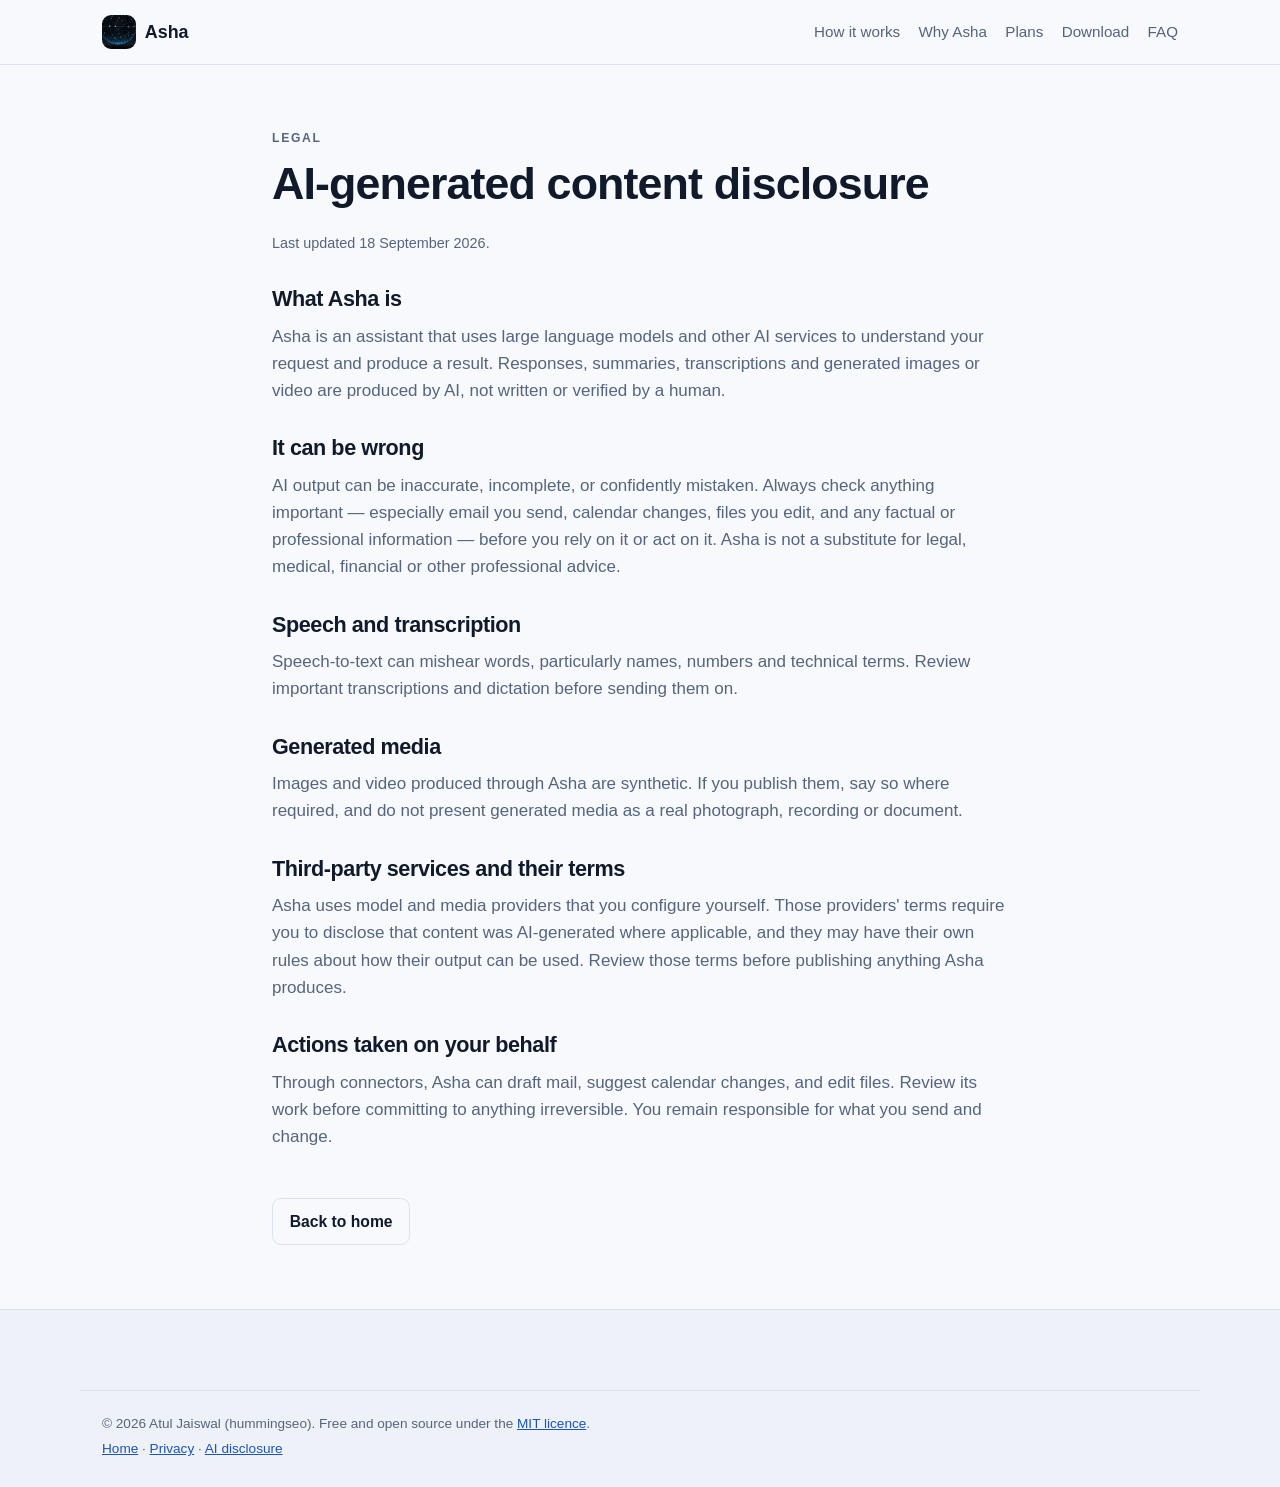
<file: website/ai-disclosure.html>
<!DOCTYPE html>
<html lang="en">
<head>
  <meta charset="utf-8">
  <meta name="viewport" content="width=device-width, initial-scale=1">
  <title>AI disclosure — Asha</title>
  <meta name="description" content="How Asha uses AI, what it means for the content it produces, and what you should check before relying on it.">
  <meta name="color-scheme" content="dark light">
  <meta name="theme-color" content="#0b0f17">
  <link rel="icon" type="image/png" href="assets/jarvis-icon.png">
  <link rel="stylesheet" href="styles.css">
</head>
<body id="top">
  <a class="skip-link" href="#main">Skip to content</a>

  <header class="site-header">
    <div class="wrap header-inner">
      <a class="brand" href="index.html" aria-label="Asha home">
        <span class="brand-mark" role="img" aria-label="Asha logo"></span>
        <span class="brand-name">Asha</span>
      </a>
      <button class="nav-toggle" type="button" aria-expanded="false" aria-controls="site-nav" aria-label="Toggle navigation">
        <span class="nav-toggle-bar"></span>
        <span class="nav-toggle-bar"></span>
        <span class="nav-toggle-bar"></span>
      </button>
      <nav class="site-nav" id="site-nav" aria-label="Primary">
        <a href="index.html#how">How it works</a>
        <a href="index.html#why">Why Asha</a>
        <a href="index.html#plans">Plans</a>
        <a href="index.html#download">Download</a>
        <a href="index.html#faq">FAQ</a>
      </nav>
    </div>
  </header>

  <main id="main" class="policy">
    <div class="wrap wrap-narrow">
      <p class="eyebrow">Legal</p>
      <h1>AI-generated content disclosure</h1>
      <p class="updated">Last updated 18 September 2026.</p>

      <h2>What Asha is</h2>
      <p>Asha is an assistant that uses large language models and other AI services to understand your request and produce a result. Responses, summaries, transcriptions and generated images or video are produced by AI, not written or verified by a human.</p>

      <h2>It can be wrong</h2>
      <p>AI output can be inaccurate, incomplete, or confidently mistaken. Always check anything important — especially email you send, calendar changes, files you edit, and any factual or professional information — before you rely on it or act on it. Asha is not a substitute for legal, medical, financial or other professional advice.</p>

      <h2>Speech and transcription</h2>
      <p>Speech-to-text can mishear words, particularly names, numbers and technical terms. Review important transcriptions and dictation before sending them on.</p>

      <h2>Generated media</h2>
      <p>Images and video produced through Asha are synthetic. If you publish them, say so where required, and do not present generated media as a real photograph, recording or document.</p>

      <h2>Third-party services and their terms</h2>
      <p>Asha uses model and media providers that you configure yourself. Those providers' terms require you to disclose that content was AI-generated where applicable, and they may have their own rules about how their output can be used. Review those terms before publishing anything Asha produces.</p>

      <h2>Actions taken on your behalf</h2>
      <p>Through connectors, Asha can draft mail, suggest calendar changes, and edit files. Review its work before committing to anything irreversible. You remain responsible for what you send and change.</p>

      <a class="back btn btn-ghost" href="index.html">Back to home</a>
    </div>
  </main>

  <footer class="site-footer">
    <div class="wrap footer-legal">
      <p>© 2026 Atul Jaiswal (hummingseo). Free and open source under the <a href="https://github.com/atuljaiswal1246/asha/blob/main/LICENSE">MIT licence</a>.</p>
      <p><a href="index.html">Home</a> · <a href="privacy.html">Privacy</a> · <a href="ai-disclosure.html">AI disclosure</a></p>
    </div>
  </footer>

  <script src="app.js" defer></script>
</body>
</html>
</file>
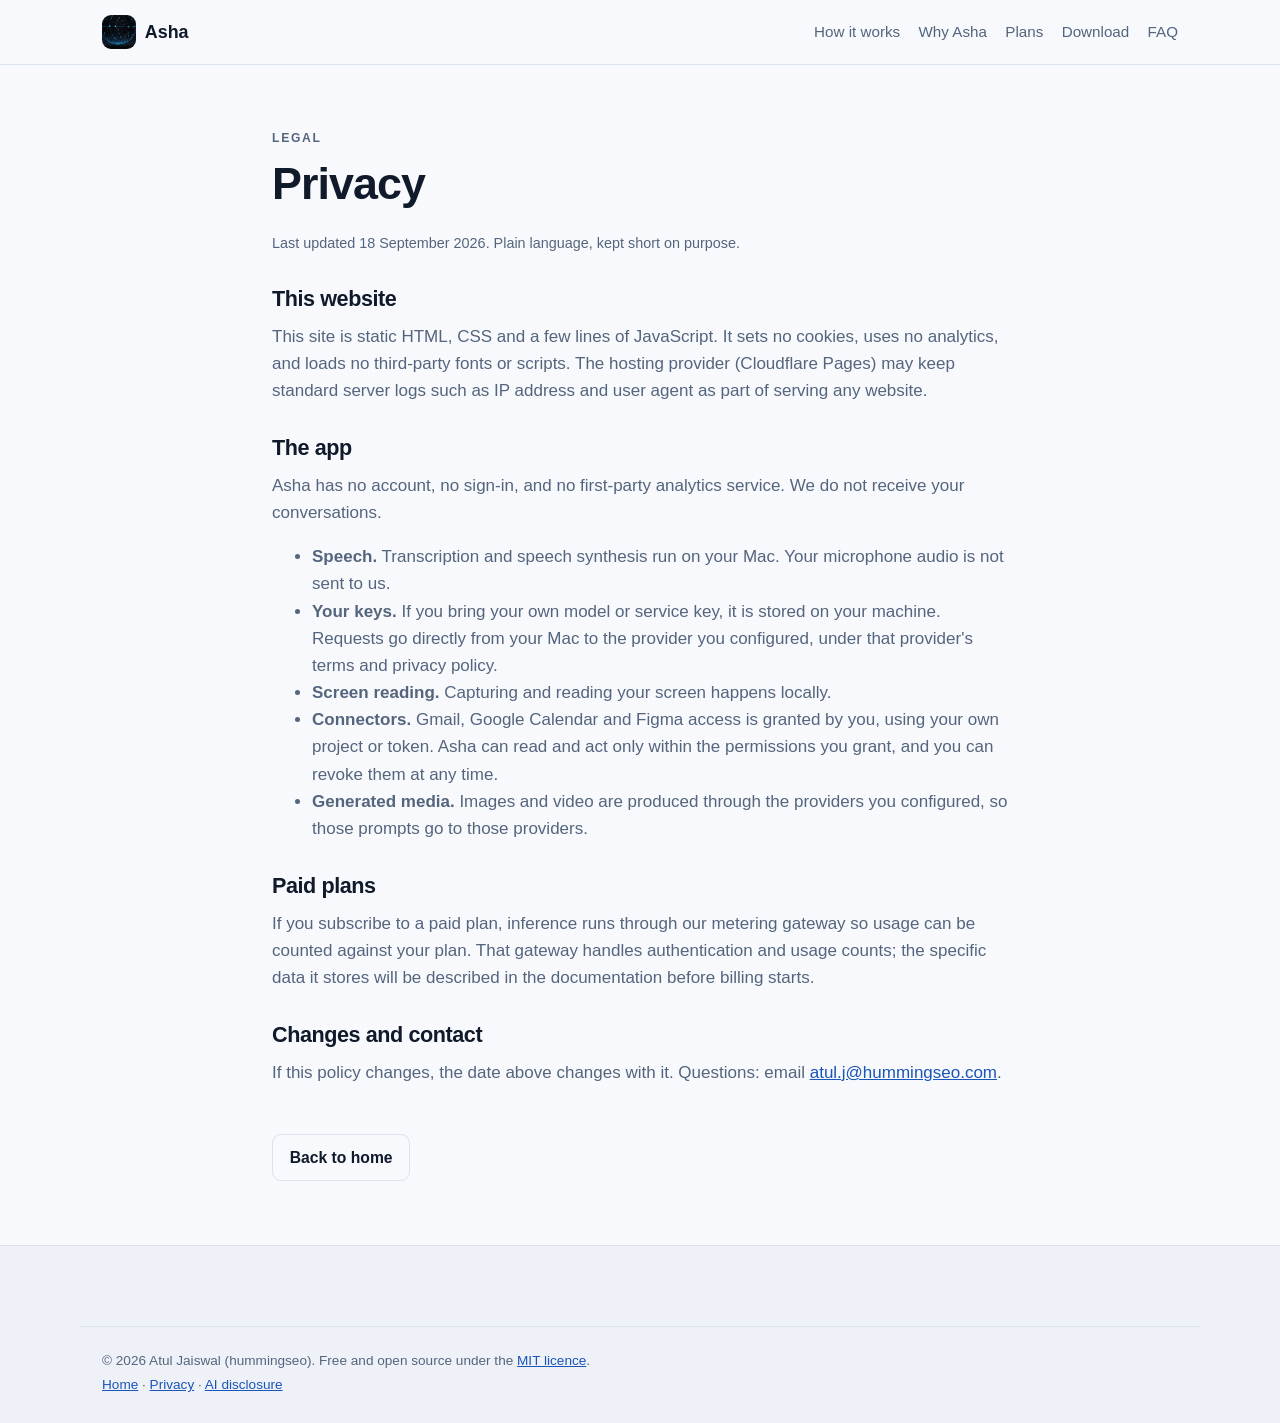
<file: website/privacy.html>
<!DOCTYPE html>
<html lang="en">
<head>
  <meta charset="utf-8">
  <meta name="viewport" content="width=device-width, initial-scale=1">
  <title>Privacy — Asha</title>
  <meta name="description" content="Asha privacy policy in plain language: no analytics, no account, on-device speech, and your own keys.">
  <meta name="color-scheme" content="dark light">
  <meta name="theme-color" content="#0b0f17">
  <link rel="icon" type="image/png" href="assets/jarvis-icon.png">
  <link rel="stylesheet" href="styles.css">
</head>
<body id="top">
  <a class="skip-link" href="#main">Skip to content</a>

  <header class="site-header">
    <div class="wrap header-inner">
      <a class="brand" href="index.html" aria-label="Asha home">
        <span class="brand-mark" role="img" aria-label="Asha logo"></span>
        <span class="brand-name">Asha</span>
      </a>
      <button class="nav-toggle" type="button" aria-expanded="false" aria-controls="site-nav" aria-label="Toggle navigation">
        <span class="nav-toggle-bar"></span>
        <span class="nav-toggle-bar"></span>
        <span class="nav-toggle-bar"></span>
      </button>
      <nav class="site-nav" id="site-nav" aria-label="Primary">
        <a href="index.html#how">How it works</a>
        <a href="index.html#why">Why Asha</a>
        <a href="index.html#plans">Plans</a>
        <a href="index.html#download">Download</a>
        <a href="index.html#faq">FAQ</a>
      </nav>
    </div>
  </header>

  <main id="main" class="policy">
    <div class="wrap wrap-narrow">
      <p class="eyebrow">Legal</p>
      <h1>Privacy</h1>
      <p class="updated">Last updated 18 September 2026. Plain language, kept short on purpose.</p>

      <h2>This website</h2>
      <p>This site is static HTML, CSS and a few lines of JavaScript. It sets no cookies, uses no analytics, and loads no third-party fonts or scripts. The hosting provider (Cloudflare Pages) may keep standard server logs such as IP address and user agent as part of serving any website.</p>

      <h2>The app</h2>
      <p>Asha has no account, no sign-in, and no first-party analytics service. We do not receive your conversations.</p>
      <ul>
        <li><strong>Speech.</strong> Transcription and speech synthesis run on your Mac. Your microphone audio is not sent to us.</li>
        <li><strong>Your keys.</strong> If you bring your own model or service key, it is stored on your machine. Requests go directly from your Mac to the provider you configured, under that provider's terms and privacy policy.</li>
        <li><strong>Screen reading.</strong> Capturing and reading your screen happens locally.</li>
        <li><strong>Connectors.</strong> Gmail, Google Calendar and Figma access is granted by you, using your own project or token. Asha can read and act only within the permissions you grant, and you can revoke them at any time.</li>
        <li><strong>Generated media.</strong> Images and video are produced through the providers you configured, so those prompts go to those providers.</li>
      </ul>

      <h2>Paid plans</h2>
      <p>If you subscribe to a paid plan, inference runs through our metering gateway so usage can be counted against your plan. That gateway handles authentication and usage counts; the specific data it stores will be described in the documentation before billing starts.</p>

      <h2>Changes and contact</h2>
      <p>If this policy changes, the date above changes with it. Questions: email <a href="mailto:atul.j@hummingseo.com">atul.j@hummingseo.com</a>.</p>

      <a class="back btn btn-ghost" href="index.html">Back to home</a>
    </div>
  </main>

  <footer class="site-footer">
    <div class="wrap footer-legal">
      <p>© 2026 Atul Jaiswal (hummingseo). Free and open source under the <a href="https://github.com/atuljaiswal1246/asha/blob/main/LICENSE">MIT licence</a>.</p>
      <p><a href="index.html">Home</a> · <a href="privacy.html">Privacy</a> · <a href="ai-disclosure.html">AI disclosure</a></p>
    </div>
  </footer>

  <script src="app.js" defer></script>
</body>
</html>
</file>
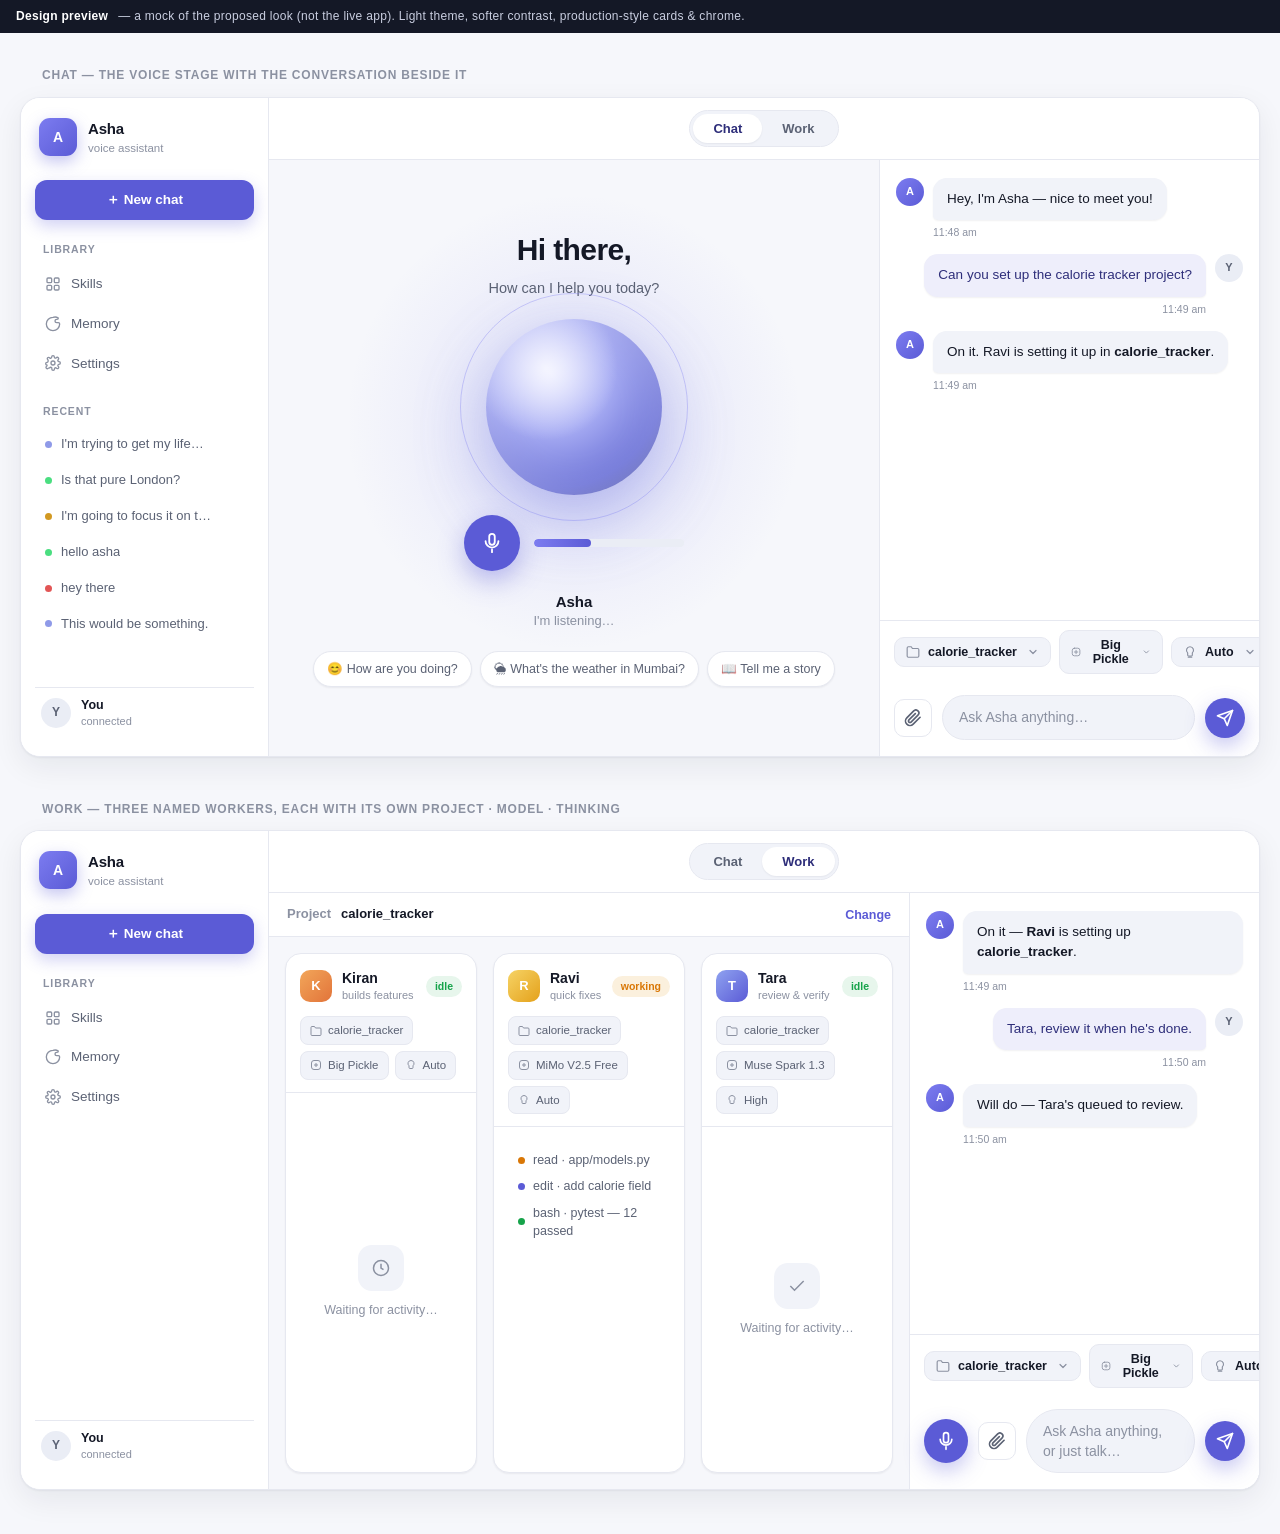
<file: prototype/ui/static/design-preview.html>
<!doctype html>
<html lang="en">
<head>
<meta charset="utf-8" />
<meta name="viewport" content="width=device-width, initial-scale=1" />
<title>Asha — design preview</title>
<style>
  :root{
    --bg:#F6F7FB; --surface:#FFFFFF; --surface2:#F1F3F9; --surface3:#EAEDF5;
    --border:#E6E8F0; --border2:#D8DCE8;
    --text:#141826; --t2:#5B6274; --t3:#8B91A1;
    --accent:#5B5BD6; --accent2:#7C7CF0; --accentsoft:#EEEEFB; --accentink:#2E2E7A;
    --green:#16A34A; --greensoft:#E7F6EC; --amber:#D97706; --ambersoft:#FBF0DD;
    --red:#DC2626; --redsoft:#FDECEC; --violet:#7C6CF0;
    --r:16px; --r-sm:10px;
    --sh:0 1px 2px rgba(16,24,40,.05), 0 10px 30px rgba(16,24,40,.07);
    --sh-sm:0 1px 2px rgba(16,24,40,.06);
  }
  *{box-sizing:border-box}
  html,body{margin:0;background:var(--bg);color:var(--text);
    font:14px/1.45 -apple-system,BlinkMacSystemFont,"Inter","Segoe UI",Roboto,Helvetica,Arial,sans-serif;
    -webkit-font-smoothing:antialiased}
  .preview-note{
    position:sticky;top:0;z-index:50;background:#141826;color:#C9CEE0;
    font-size:12px;letter-spacing:.3px;padding:8px 16px;display:flex;gap:10px;align-items:center
  }
  .preview-note b{color:#fff}
  .screen-label{
    max-width:1240px;margin:34px auto 12px;padding:0 22px;
    font-size:12px;font-weight:700;letter-spacing:.8px;text-transform:uppercase;color:var(--t3)
  }

  /* ---------- app shell ---------- */
  .app{
    max-width:1240px;margin:0 auto 44px;background:var(--surface);
    border:1px solid var(--border);border-radius:20px;box-shadow:var(--sh);
    display:grid;grid-template-columns:248px 1fr;overflow:hidden;min-height:660px
  }

  /* ---------- sidebar ---------- */
  .side{background:var(--surface);border-right:1px solid var(--border);padding:18px 14px;display:flex;flex-direction:column;gap:22px}
  .brand{display:flex;align-items:center;gap:11px;padding:2px 4px}
  .brand .mark{width:38px;height:38px;border-radius:11px;background:linear-gradient(135deg,var(--accent2),var(--accent));
    color:#fff;font-weight:800;display:grid;place-items:center;box-shadow:0 6px 16px rgba(91,91,214,.35)}
  .brand .who{font-weight:700;font-size:15px;letter-spacing:-.2px}
  .brand .sub{font-size:11.5px;color:var(--t3)}
  .newchat{display:flex;align-items:center;justify-content:center;gap:8px;width:100%;padding:11px 12px;border:0;border-radius:12px;
    background:var(--accent);color:#fff;font-weight:650;font-size:13.5px;cursor:pointer;box-shadow:0 6px 16px rgba(91,91,214,.28)}
  .newchat:hover{background:#4f4fc9}
  .side-sec-title{font-size:10.5px;font-weight:700;letter-spacing:.9px;text-transform:uppercase;color:var(--t3);padding:0 8px;margin-bottom:8px}
  .side-nav{display:flex;flex-direction:column;gap:2px}
  .side-item{display:flex;align-items:center;gap:10px;padding:9px 10px;border-radius:10px;color:var(--t2);cursor:pointer;font-size:13.5px}
  .side-item svg{color:var(--t3)}
  .side-item:hover{background:var(--surface2);color:var(--text)}
  .side-item.active{background:var(--accentsoft);color:var(--accentink);font-weight:600}
  .recent{display:flex;flex-direction:column;gap:1px;overflow:hidden}
  .recent-item{display:flex;align-items:center;gap:9px;padding:8px 10px;border-radius:9px;cursor:pointer;color:var(--t2);font-size:13px}
  .recent-item:hover{background:var(--surface2);color:var(--text)}
  .dot{width:7px;height:7px;border-radius:50%;flex:none;background:var(--accent2)}
  .recent-item span{white-space:nowrap;overflow:hidden;text-overflow:ellipsis}
  .side-foot{margin-top:auto;display:flex;align-items:center;gap:10px;padding:8px 6px;border-top:1px solid var(--border)}
  .you{width:30px;height:30px;border-radius:50%;background:var(--surface3);color:var(--t2);display:grid;place-items:center;font-weight:700;font-size:12px}
  .side-foot .st{font-size:12.5px;font-weight:600}
  .side-foot .st span{display:block;font-size:11px;color:var(--t3);font-weight:500}

  /* ---------- main ---------- */
  .main{display:flex;flex-direction:column;min-width:0;background:var(--bg)}
  .topbar{display:flex;align-items:center;justify-content:center;padding:12px 16px;border-bottom:1px solid var(--border);background:var(--surface);position:relative}
  .seg{display:inline-flex;background:var(--surface2);border:1px solid var(--border);border-radius:999px;padding:3px}
  .seg button{border:0;background:transparent;color:var(--t2);font-weight:600;font-size:13px;padding:7px 20px;border-radius:999px;cursor:pointer}
  .seg button.on{background:var(--surface);color:var(--accentink);box-shadow:var(--sh-sm)}
  .body{display:grid;grid-template-columns:1fr 380px;min-height:0;flex:1}
  .body.full{grid-template-columns:1fr}

  /* voice stage */
  .stage{position:relative;display:flex;flex-direction:column;align-items:center;justify-content:center;gap:20px;padding:40px 24px;overflow:hidden}
  .stage::before{content:"";position:absolute;width:520px;height:520px;border-radius:50%;
    background:radial-gradient(circle,rgba(124,124,240,.18),rgba(124,124,240,0) 62%);top:44%;left:50%;transform:translate(-50%,-50%)}
  .hello{position:relative;text-align:center}
  .hello h1{margin:0;font-size:30px;letter-spacing:-.6px;font-weight:750}
  .hello p{margin:6px 0 0;color:var(--t2);font-size:14.5px}
  .orb{position:relative;width:176px;height:176px;border-radius:50%;
    background:radial-gradient(circle at 37% 31%,#D9DBFF 0%,#A9AEF4 34%,#6E74D8 70%,#3B418F 100%);
    box-shadow:0 24px 70px rgba(94,100,220,.42),inset 0 0 44px rgba(255,255,255,.28);
    animation:breathe 4.4s ease-in-out infinite}
  .orb::after{content:"";position:absolute;inset:-26px;border-radius:50%;border:1px solid rgba(124,124,240,.35);animation:ring 3.6s ease-out infinite}
  .orb .shine{position:absolute;inset:0;border-radius:50%;background:radial-gradient(circle at 34% 28%,rgba(255,255,255,.75),transparent 42%)}
  @keyframes breathe{0%,100%{transform:scale(1)}50%{transform:scale(1.035)}}
  @keyframes ring{0%{transform:scale(.9);opacity:.55}100%{transform:scale(1.22);opacity:0}}
  .microw{display:flex;align-items:center;gap:14px;position:relative}
  .mic{width:56px;height:56px;border-radius:50%;border:0;background:var(--accent);color:#fff;display:grid;place-items:center;cursor:pointer;
    box-shadow:0 10px 26px rgba(91,91,214,.4)}
  .meter{width:150px;height:8px;border-radius:999px;background:var(--surface3);position:relative;overflow:hidden}
  .meter i{position:absolute;inset:0 62% 0 0;background:linear-gradient(90deg,var(--accent2),var(--accent));border-radius:999px}
  .who-label{font-weight:700;font-size:15px;position:relative}
  .status{color:var(--t3);font-size:13px;position:relative}
  .chips{display:flex;gap:8px;flex-wrap:wrap;justify-content:center;position:relative}
  .chip{display:inline-flex;align-items:center;gap:7px;background:var(--surface);border:1px solid var(--border);
    border-radius:999px;padding:8px 13px;font-size:12.5px;color:var(--t2);cursor:pointer;box-shadow:var(--sh-sm)}
  .chip:hover{border-color:var(--border2);color:var(--text)}

  /* chat panel */
  .chatpanel{background:var(--surface);border-left:1px solid var(--border);display:flex;flex-direction:column;min-width:0}
  .chat-scroll{flex:1;overflow:hidden;padding:18px 16px;display:flex;flex-direction:column;gap:14px}
  .msg{display:flex;gap:9px;max-width:100%}
  .msg .av{width:28px;height:28px;border-radius:50%;flex:none;display:grid;place-items:center;font-size:11px;font-weight:700}
  .msg.bot .av{background:linear-gradient(135deg,var(--accent2),var(--accent));color:#fff}
  .msg.user{justify-content:flex-end}
  .msg.user .av{background:var(--surface3);color:var(--t2)}
  .bub{padding:11px 14px;border-radius:14px;font-size:13.5px;line-height:1.5;box-shadow:var(--sh-sm)}
  .msg.bot .bub{background:var(--surface2);border-bottom-left-radius:5px;color:var(--text)}
  .msg.user .bub{background:var(--accentsoft);border-bottom-right-radius:5px;color:var(--accentink)}
  .ts{font-size:10.5px;color:var(--t3);margin-top:5px}
  .msg.user .wrap{align-items:flex-end;display:flex;flex-direction:column}
  .msg .wrap{display:flex;flex-direction:column}

  /* bottom strip + input */
  .strip{display:flex;gap:8px;align-items:center;padding:9px 14px;border-top:1px solid var(--border);background:var(--surface)}
  .ftrig{display:inline-flex;align-items:center;gap:8px;background:var(--surface2);border:1px solid var(--border);
    border-radius:10px;padding:7px 11px;font-size:12.5px;font-weight:550;color:var(--text);cursor:pointer;max-width:240px}
  .ftrig svg{color:var(--t3)}
  .ftrig .caret{margin-left:2px}
  .ftrig.right{margin-left:auto}
  .composer{display:flex;align-items:center;gap:10px;padding:12px 14px 16px;background:var(--surface)}
  .clip{width:38px;height:38px;border-radius:10px;border:1px solid var(--border);background:var(--surface);color:var(--t2);display:grid;place-items:center;cursor:pointer}
  .input{flex:1;display:flex;align-items:center;gap:8px;background:var(--surface2);border:1px solid var(--border);border-radius:999px;padding:11px 16px;color:var(--t3)}
  .send{width:40px;height:40px;border-radius:50%;border:0;background:var(--accent);color:#fff;display:grid;place-items:center;cursor:pointer;box-shadow:0 8px 20px rgba(91,91,214,.34)}
  .micmini{width:44px;height:44px;border-radius:50%;border:0;background:var(--accent);color:#fff;display:grid;place-items:center;cursor:pointer;box-shadow:0 8px 20px rgba(91,91,214,.34);flex:none}
  .micmini:hover{background:#4f4fc9}

  /* ---------- work view ---------- */
  .work{flex:1;display:flex;flex-direction:column;min-height:0;background:var(--bg)}
  .workbar{display:flex;align-items:center;gap:10px;padding:12px 18px;border-bottom:1px solid var(--border);background:var(--surface);font-size:13px}
  .workbar .lbl{color:var(--t3);font-weight:600}
  .workbar .val{font-weight:650}
  .workbar .change{margin-left:auto;color:var(--accent);font-weight:650;font-size:12.5px;cursor:pointer}
  .cards{display:grid;grid-template-columns:repeat(3,1fr);gap:16px;padding:16px;flex:1;min-height:0}
  .card{background:var(--surface);border:1px solid var(--border);border-radius:var(--r);box-shadow:var(--sh-sm);display:flex;flex-direction:column;min-height:0;overflow:hidden;transition:box-shadow .15s,border-color .15s}
  .card:hover{box-shadow:var(--sh);border-color:var(--border2)}
  .card-h{display:flex;align-items:center;gap:10px;padding:14px 14px 12px}
  .wavatar{width:32px;height:32px;border-radius:10px;display:grid;place-items:center;color:#fff;font-weight:800;font-size:13px}
  .wavatar.k{background:linear-gradient(135deg,#F2A65A,#E2743A)}
  .wavatar.r{background:linear-gradient(135deg,#F6D365,#E4A11B)}
  .wavatar.t{background:linear-gradient(135deg,#8FA2F0,#5B5BD6)}
  .card-h .nm{font-weight:700;font-size:14px}
  .card-h .role{font-size:11px;color:var(--t3)}
  .pill{margin-left:auto;font-size:10.5px;font-weight:700;padding:3px 9px;border-radius:999px;background:var(--greensoft);color:var(--green)}
  .cfg{display:flex;flex-wrap:wrap;gap:6px;padding:0 14px 12px;border-bottom:1px solid var(--border)}
  .cfg .c{display:inline-flex;align-items:center;gap:6px;background:var(--surface2);border:1px solid var(--border);border-radius:8px;
    padding:5px 9px;font-size:11.5px;color:var(--t2)}
  .cfg .c svg{color:var(--t3)}
  .feed{flex:1;display:flex;flex-direction:column;align-items:center;justify-content:center;gap:10px;color:var(--t3);font-size:12.5px;padding:24px}
  .feed .ghost{width:46px;height:46px;border-radius:14px;background:var(--surface2);display:grid;place-items:center;color:var(--t3)}

  svg{display:block}
</style>
</head>
<body>
<div class="preview-note"><b>Design preview</b> — a mock of the proposed look (not the live app). Light theme, softer contrast, production-style cards & chrome.</div>

<div class="screen-label">Chat — the voice stage with the conversation beside it</div>
<div class="app">
  <!-- sidebar -->
  <aside class="side">
    <div class="brand">
      <div class="mark">A</div>
      <div>
        <div class="who">Asha</div>
        <div class="sub">voice assistant</div>
      </div>
    </div>
    <button class="newchat">＋ New chat</button>
    <div>
      <div class="side-sec-title">Library</div>
      <nav class="side-nav">
        <div class="side-item"><svg width="16" height="16" viewBox="0 0 24 24" fill="none" stroke="currentColor" stroke-width="2" stroke-linecap="round" stroke-linejoin="round"><rect x="3" y="3" width="7" height="7" rx="1.5"/><rect x="14" y="3" width="7" height="7" rx="1.5"/><rect x="3" y="14" width="7" height="7" rx="1.5"/><rect x="14" y="14" width="7" height="7" rx="1.5"/></svg>Skills</div>
        <div class="side-item"><svg width="16" height="16" viewBox="0 0 24 24" fill="none" stroke="currentColor" stroke-width="2" stroke-linecap="round" stroke-linejoin="round"><path d="M12 2a10 10 0 1 0 10 10c0-1.1-.9-2-2-2h-2.5a2.5 2.5 0 0 1 0-5H18a2 2 0 0 0 2-2 9 9 0 0 0-8-1z"/></svg>Memory</div>
        <div class="side-item"><svg width="16" height="16" viewBox="0 0 24 24" fill="none" stroke="currentColor" stroke-width="2" stroke-linecap="round" stroke-linejoin="round"><circle cx="12" cy="12" r="3"/><path d="M19.4 15a1.6 1.6 0 0 0 .3 1.8l.1.1a2 2 0 1 1-2.8 2.8l-.1-.1a1.6 1.6 0 0 0-2.7 1.1V21a2 2 0 1 1-4 0v-.1A1.6 1.6 0 0 0 7 19.4a1.6 1.6 0 0 0-1.8.3l-.1.1a2 2 0 1 1-2.8-2.8l.1-.1A1.6 1.6 0 0 0 3 15H3a2 2 0 1 1 0-4h.1A1.6 1.6 0 0 0 4.6 9 1.6 1.6 0 0 0 4.3 7.2l-.1-.1a2 2 0 1 1 2.8-2.8l.1.1A1.6 1.6 0 0 0 9 4.6 1.6 1.6 0 0 0 10 3.1V3a2 2 0 1 1 4 0v.1A1.6 1.6 0 0 0 15 4.6a1.6 1.6 0 0 0 1.8-.3l.1-.1a2 2 0 1 1 2.8 2.8l-.1.1A1.6 1.6 0 0 0 19.4 9v.1A1.6 1.6 0 0 0 21 10a2 2 0 1 1 0 4h-.1a1.6 1.6 0 0 0-1.5 1z"/></svg>Settings</div>
      </nav>
    </div>
    <div style="min-height:0">
      <div class="side-sec-title">Recent</div>
      <div class="recent">
        <div class="recent-item"><span class="dot" style="background:#8F9AE8"></span><span>I'm trying to get my life…</span></div>
        <div class="recent-item"><span class="dot" style="background:#4ADE80"></span><span>Is that pure London?</span></div>
        <div class="recent-item"><span class="dot" style="background:#D29922"></span><span>I'm going to focus it on t…</span></div>
        <div class="recent-item"><span class="dot" style="background:#4ADE80"></span><span>hello asha</span></div>
        <div class="recent-item"><span class="dot" style="background:#E25555"></span><span>hey there</span></div>
        <div class="recent-item"><span class="dot" style="background:#8F9AE8"></span><span>This would be something.</span></div>
      </div>
    </div>
    <div class="side-foot">
      <div class="you">Y</div>
      <div class="st">You<span>connected</span></div>
    </div>
  </aside>

  <!-- main chat -->
  <section class="main">
    <div class="topbar">
      <div class="seg"><button class="on">Chat</button><button>Work</button></div>
    </div>
    <div class="body">
      <div class="stage">
        <div class="hello">
          <h1>Hi there,</h1>
          <p>How can I help you today?</p>
        </div>
        <div class="orb"><div class="shine"></div></div>
        <div class="microw">
          <button class="mic"><svg width="22" height="22" viewBox="0 0 24 24" fill="none" stroke="currentColor" stroke-width="2" stroke-linecap="round" stroke-linejoin="round"><rect x="9" y="2" width="6" height="12" rx="3"/><path d="M5 10a7 7 0 0 0 14 0"/><line x1="12" y1="19" x2="12" y2="22"/></svg></button>
          <div class="meter"><i></i></div>
        </div>
        <div style="text-align:center">
          <div class="who-label">Asha</div>
          <div class="status">I'm listening…</div>
        </div>
        <div class="chips">
          <div class="chip">😊 How are you doing?</div>
          <div class="chip">🌦 What's the weather in Mumbai?</div>
          <div class="chip">📖 Tell me a story</div>
        </div>
      </div>

      <aside class="chatpanel">
        <div class="chat-scroll">
          <div class="msg bot"><div class="av">A</div><div class="wrap"><div class="bub">Hey, I'm Asha — nice to meet you!</div><div class="ts">11:48 am</div></div></div>
          <div class="msg user"><div class="wrap"><div class="bub">Can you set up the calorie tracker project?</div><div class="ts">11:49 am</div></div><div class="av">Y</div></div>
          <div class="msg bot"><div class="av">A</div><div class="wrap"><div class="bub">On it. Ravi is setting it up in <b>calorie_tracker</b>.</div><div class="ts">11:49 am</div></div></div>
        </div>
        <div class="strip">
          <button class="ftrig"><svg width="14" height="14" viewBox="0 0 24 24" fill="none" stroke="currentColor" stroke-width="2" stroke-linecap="round" stroke-linejoin="round"><path d="M22 19a2 2 0 0 1-2 2H4a2 2 0 0 1-2-2V5a2 2 0 0 1 2-2h5l2 3h9a2 2 0 0 1 2 2z"/></svg>calorie_tracker<svg class="caret" width="12" height="12" viewBox="0 0 24 24" fill="none" stroke="currentColor" stroke-width="2.4" stroke-linecap="round" stroke-linejoin="round"><polyline points="6 9 12 15 18 9"/></svg></button>
          <button class="ftrig"><svg width="14" height="14" viewBox="0 0 24 24" fill="none" stroke="currentColor" stroke-width="2" stroke-linecap="round" stroke-linejoin="round"><rect x="3" y="3" width="18" height="18" rx="5"/><path d="M12 8v8M8 12h8"/></svg>Big Pickle<svg class="caret" width="12" height="12" viewBox="0 0 24 24" fill="none" stroke="currentColor" stroke-width="2.4" stroke-linecap="round" stroke-linejoin="round"><polyline points="6 9 12 15 18 9"/></svg></button>
          <button class="ftrig right"><svg width="14" height="14" viewBox="0 0 24 24" fill="none" stroke="currentColor" stroke-width="2" stroke-linecap="round" stroke-linejoin="round"><path d="M12 3a6 6 0 0 0-4 10.5V17a2 2 0 0 0 2 2h4a2 2 0 0 0 2-2v-3.5A6 6 0 0 0 12 3z"/><line x1="9" y1="21" x2="15" y2="21"/></svg>Auto<svg class="caret" width="12" height="12" viewBox="0 0 24 24" fill="none" stroke="currentColor" stroke-width="2.4" stroke-linecap="round" stroke-linejoin="round"><polyline points="6 9 12 15 18 9"/></svg></button>
        </div>
        <div class="composer">
          <button class="clip"><svg width="18" height="18" viewBox="0 0 24 24" fill="none" stroke="currentColor" stroke-width="2.2" stroke-linecap="round" stroke-linejoin="round"><path d="M21.44 11.05l-9.19 9.19a6 6 0 0 1-8.49-8.49l9.19-9.19a4 4 0 0 1 5.66 5.66l-9.2 9.19a2 2 0 0 1-2.83-2.83l8.49-8.48"/></svg></button>
          <div class="input">Ask Asha anything…</div>
          <button class="send"><svg width="18" height="18" viewBox="0 0 24 24" fill="none" stroke="currentColor" stroke-width="2.2" stroke-linecap="round" stroke-linejoin="round"><line x1="22" y1="2" x2="11" y2="13"/><polygon points="22 2 15 22 11 13 2 9 22 2"/></svg></button>
        </div>
      </aside>
    </div>
  </section>
</div>

<div class="screen-label">Work — three named workers, each with its own project · model · thinking</div>
<div class="app">
  <aside class="side">
    <div class="brand"><div class="mark">A</div><div><div class="who">Asha</div><div class="sub">voice assistant</div></div></div>
    <button class="newchat">＋ New chat</button>
    <div>
      <div class="side-sec-title">Library</div>
      <nav class="side-nav">
        <div class="side-item"><svg width="16" height="16" viewBox="0 0 24 24" fill="none" stroke="currentColor" stroke-width="2" stroke-linecap="round" stroke-linejoin="round"><rect x="3" y="3" width="7" height="7" rx="1.5"/><rect x="14" y="3" width="7" height="7" rx="1.5"/><rect x="3" y="14" width="7" height="7" rx="1.5"/><rect x="14" y="14" width="7" height="7" rx="1.5"/></svg>Skills</div>
        <div class="side-item"><svg width="16" height="16" viewBox="0 0 24 24" fill="none" stroke="currentColor" stroke-width="2" stroke-linecap="round" stroke-linejoin="round"><path d="M12 2a10 10 0 1 0 10 10c0-1.1-.9-2-2-2h-2.5a2.5 2.5 0 0 1 0-5H18a2 2 0 0 0 2-2 9 9 0 0 0-8-1z"/></svg>Memory</div>
        <div class="side-item"><svg width="16" height="16" viewBox="0 0 24 24" fill="none" stroke="currentColor" stroke-width="2" stroke-linecap="round" stroke-linejoin="round"><circle cx="12" cy="12" r="3"/><path d="M19.4 15a1.6 1.6 0 0 0 .3 1.8l.1.1a2 2 0 1 1-2.8 2.8l-.1-.1a1.6 1.6 0 0 0-1.7-.3 1.6 1.6 0 0 0-1 1.5V21a2 2 0 1 1-4 0v-.1a1.6 1.6 0 0 0-1-1.5 1.6 1.6 0 0 0-1.8.3l-.1.1a2 2 0 1 1-2.8-2.8l.1-.1a1.6 1.6 0 0 0 .3-1.8 1.6 1.6 0 0 0-1.5-1H3a2 2 0 1 1 0-4h.1A1.6 1.6 0 0 0 4.6 9a1.6 1.6 0 0 0-.3-1.8l-.1-.1a2 2 0 1 1 2.8-2.8l.1.1A1.6 1.6 0 0 0 9 4.6 1.6 1.6 0 0 0 10 3.1V3a2 2 0 1 1 4 0v.1A1.6 1.6 0 0 0 15 4.6a1.6 1.6 0 0 0 1.8-.3l.1-.1a2 2 0 1 1 2.8 2.8l-.1.1A1.6 1.6 0 0 0 19.4 9v.1A1.6 1.6 0 0 0 21 10a2 2 0 1 1 0 4h-.1a1.6 1.6 0 0 0-1.5 1z"/></svg>Settings</div>
      </nav>
    </div>
    <div class="side-foot"><div class="you">Y</div><div class="st">You<span>connected</span></div></div>
  </aside>

  <section class="main">
    <div class="topbar"><div class="seg"><button>Chat</button><button class="on">Work</button></div></div>
    <div class="body" style="grid-template-columns:1fr 350px">
      <div class="work">
        <div class="workbar"><span class="lbl">Project</span><span class="val">calorie_tracker</span><span class="change">Change</span></div>
        <div class="cards">
          <!-- Kiran -->
          <div class="card">
            <div class="card-h"><div class="wavatar k">K</div><div><div class="nm">Kiran</div><div class="role">builds features</div></div><span class="pill">idle</span></div>
            <div class="cfg">
              <span class="c"><svg width="12" height="12" viewBox="0 0 24 24" fill="none" stroke="currentColor" stroke-width="2"><path d="M22 19a2 2 0 0 1-2 2H4a2 2 0 0 1-2-2V5a2 2 0 0 1 2-2h5l2 3h9a2 2 0 0 1 2 2z"/></svg>calorie_tracker</span>
              <span class="c"><svg width="12" height="12" viewBox="0 0 24 24" fill="none" stroke="currentColor" stroke-width="2"><rect x="3" y="3" width="18" height="18" rx="5"/><path d="M12 8v8M8 12h8"/></svg>Big Pickle</span>
              <span class="c"><svg width="12" height="12" viewBox="0 0 24 24" fill="none" stroke="currentColor" stroke-width="2"><path d="M12 3a6 6 0 0 0-4 10.5V17a2 2 0 0 0 2 2h4a2 2 0 0 0 2-2v-3.5A6 6 0 0 0 12 3z"/></svg>Auto</span>
            </div>
            <div class="feed"><div class="ghost"><svg width="20" height="20" viewBox="0 0 24 24" fill="none" stroke="currentColor" stroke-width="1.8"><circle cx="12" cy="12" r="9"/><path d="M12 7v5l3 2"/></svg></div>Waiting for activity…</div>
          </div>
          <!-- Ravi -->
          <div class="card">
            <div class="card-h"><div class="wavatar r">R</div><div><div class="nm">Ravi</div><div class="role">quick fixes</div></div><span class="pill" style="background:var(--ambersoft);color:var(--amber)">working</span></div>
            <div class="cfg">
              <span class="c"><svg width="12" height="12" viewBox="0 0 24 24" fill="none" stroke="currentColor" stroke-width="2"><path d="M22 19a2 2 0 0 1-2 2H4a2 2 0 0 1-2-2V5a2 2 0 0 1 2-2h5l2 3h9a2 2 0 0 1 2 2z"/></svg>calorie_tracker</span>
              <span class="c"><svg width="12" height="12" viewBox="0 0 24 24" fill="none" stroke="currentColor" stroke-width="2"><rect x="3" y="3" width="18" height="18" rx="5"/><path d="M12 8v8M8 12h8"/></svg>MiMo V2.5 Free</span>
              <span class="c"><svg width="12" height="12" viewBox="0 0 24 24" fill="none" stroke="currentColor" stroke-width="2"><path d="M12 3a6 6 0 0 0-4 10.5V17a2 2 0 0 0 2 2h4a2 2 0 0 0 2-2v-3.5A6 6 0 0 0 12 3z"/></svg>Auto</span>
            </div>
            <div class="feed" style="align-items:flex-start;justify-content:flex-start;gap:8px">
              <div style="display:flex;gap:8px;align-items:center;color:var(--t2)"><span class="dot" style="background:var(--amber)"></span>read · app/models.py</div>
              <div style="display:flex;gap:8px;align-items:center;color:var(--t2)"><span class="dot" style="background:var(--accent)"></span>edit · add calorie field</div>
              <div style="display:flex;gap:8px;align-items:center;color:var(--t2)"><span class="dot" style="background:var(--green)"></span>bash · pytest — 12 passed</div>
            </div>
          </div>
          <!-- Tara -->
          <div class="card">
            <div class="card-h"><div class="wavatar t">T</div><div><div class="nm">Tara</div><div class="role">review &amp; verify</div></div><span class="pill">idle</span></div>
            <div class="cfg">
              <span class="c"><svg width="12" height="12" viewBox="0 0 24 24" fill="none" stroke="currentColor" stroke-width="2"><path d="M22 19a2 2 0 0 1-2 2H4a2 2 0 0 1-2-2V5a2 2 0 0 1 2-2h5l2 3h9a2 2 0 0 1 2 2z"/></svg>calorie_tracker</span>
              <span class="c"><svg width="12" height="12" viewBox="0 0 24 24" fill="none" stroke="currentColor" stroke-width="2"><rect x="3" y="3" width="18" height="18" rx="5"/><path d="M12 8v8M8 12h8"/></svg>Muse Spark 1.3</span>
              <span class="c"><svg width="12" height="12" viewBox="0 0 24 24" fill="none" stroke="currentColor" stroke-width="2"><path d="M12 3a6 6 0 0 0-4 10.5V17a2 2 0 0 0 2 2h4a2 2 0 0 0 2-2v-3.5A6 6 0 0 0 12 3z"/></svg>High</span>
            </div>
            <div class="feed"><div class="ghost"><svg width="20" height="20" viewBox="0 0 24 24" fill="none" stroke="currentColor" stroke-width="1.8"><path d="M20 6L9 17l-5-5"/></svg></div>Waiting for activity…</div>
          </div>
        </div>
      </div>

      <!-- conversation rail: always present, so you can talk/chat while working -->
      <aside class="chatpanel">
        <div class="chat-scroll">
          <div class="msg bot"><div class="av">A</div><div class="wrap"><div class="bub">On it — <b>Ravi</b> is setting up <b>calorie_tracker</b>.</div><div class="ts">11:49 am</div></div></div>
          <div class="msg user"><div class="wrap"><div class="bub">Tara, review it when he's done.</div><div class="ts">11:50 am</div></div><div class="av">Y</div></div>
          <div class="msg bot"><div class="av">A</div><div class="wrap"><div class="bub">Will do — Tara's queued to review.</div><div class="ts">11:50 am</div></div></div>
        </div>
        <div class="strip">
          <button class="ftrig"><svg width="14" height="14" viewBox="0 0 24 24" fill="none" stroke="currentColor" stroke-width="2" stroke-linecap="round" stroke-linejoin="round"><path d="M22 19a2 2 0 0 1-2 2H4a2 2 0 0 1-2-2V5a2 2 0 0 1 2-2h5l2 3h9a2 2 0 0 1 2 2z"/></svg>calorie_tracker<svg class="caret" width="12" height="12" viewBox="0 0 24 24" fill="none" stroke="currentColor" stroke-width="2.4" stroke-linecap="round" stroke-linejoin="round"><polyline points="6 9 12 15 18 9"/></svg></button>
          <button class="ftrig"><svg width="14" height="14" viewBox="0 0 24 24" fill="none" stroke="currentColor" stroke-width="2" stroke-linecap="round" stroke-linejoin="round"><rect x="3" y="3" width="18" height="18" rx="5"/><path d="M12 8v8M8 12h8"/></svg>Big Pickle<svg class="caret" width="12" height="12" viewBox="0 0 24 24" fill="none" stroke="currentColor" stroke-width="2.4" stroke-linecap="round" stroke-linejoin="round"><polyline points="6 9 12 15 18 9"/></svg></button>
          <button class="ftrig right"><svg width="14" height="14" viewBox="0 0 24 24" fill="none" stroke="currentColor" stroke-width="2" stroke-linecap="round" stroke-linejoin="round"><path d="M12 3a6 6 0 0 0-4 10.5V17a2 2 0 0 0 2 2h4a2 2 0 0 0 2-2v-3.5A6 6 0 0 0 12 3z"/><line x1="9" y1="21" x2="15" y2="21"/></svg>Auto<svg class="caret" width="12" height="12" viewBox="0 0 24 24" fill="none" stroke="currentColor" stroke-width="2.4" stroke-linecap="round" stroke-linejoin="round"><polyline points="6 9 12 15 18 9"/></svg></button>
        </div>
        <div class="composer">
          <button class="micmini" title="Talk to Asha"><svg width="20" height="20" viewBox="0 0 24 24" fill="none" stroke="currentColor" stroke-width="2" stroke-linecap="round" stroke-linejoin="round"><rect x="9" y="2" width="6" height="12" rx="3"/><path d="M5 10a7 7 0 0 0 14 0"/><line x1="12" y1="19" x2="12" y2="22"/></svg></button>
          <button class="clip"><svg width="18" height="18" viewBox="0 0 24 24" fill="none" stroke="currentColor" stroke-width="2.2" stroke-linecap="round" stroke-linejoin="round"><path d="M21.44 11.05l-9.19 9.19a6 6 0 0 1-8.49-8.49l9.19-9.19a4 4 0 0 1 5.66 5.66l-9.2 9.19a2 2 0 0 1-2.83-2.83l8.49-8.48"/></svg></button>
          <div class="input">Ask Asha anything, or just talk…</div>
          <button class="send"><svg width="18" height="18" viewBox="0 0 24 24" fill="none" stroke="currentColor" stroke-width="2.2" stroke-linecap="round" stroke-linejoin="round"><line x1="22" y1="2" x2="11" y2="13"/><polygon points="22 2 15 22 11 13 2 9 22 2"/></svg></button>
        </div>
      </aside>
    </div>
  </section>
</div>

</body>
</html>
</file>
<file: website/styles.css>
/* ==========================================================================
   Asha launch site — plain CSS, no build step, no external fonts.
   Logo reference lives in ONE place: the --logo-url custom property below.
   Swap that single line to change the mark everywhere (header, hero, footer).
   ========================================================================== */

:root {
  --logo-url: url("assets/jarvis-logo.png");

  --bg: #0b0f17;
  --bg-alt: #0f1521;
  --surface: #151d2c;
  --surface-2: #1b2536;
  --border: #263247;
  --text: #eaf0f8;
  --text-muted: #9fb0c7;
  --accent: #5b9bff;
  --accent-strong: #7db1ff;
  --accent-contrast: #06111f;
  --warm: #ff9a4d;
  --ring: #7db1ff;

  --radius: 14px;
  --radius-sm: 9px;
  --shadow: 0 12px 34px rgba(2, 8, 20, 0.45);
  --wrap: 1120px;
  --sans: -apple-system, BlinkMacSystemFont, "Segoe UI", Roboto, Helvetica, Arial,
    "Apple Color Emoji", "Segoe UI Emoji";
  --mono: ui-monospace, SFMono-Regular, "SF Mono", Menlo, Consolas, "Liberation Mono",
    monospace;
}

@media (prefers-color-scheme: light) {
  :root {
    --bg: #f7f9fc;
    --bg-alt: #eef2f8;
    --surface: #ffffff;
    --surface-2: #f3f6fb;
    --border: #dbe3ee;
    --text: #101a2b;
    --text-muted: #55657d;
    --accent: #1f63d6;
    --accent-strong: #1a55b8;
    --accent-contrast: #ffffff;
    --warm: #d9731f;
    --ring: #1f63d6;
    --shadow: 0 10px 26px rgba(24, 39, 68, 0.12);
  }
}

*,
*::before,
*::after {
  box-sizing: border-box;
}

html {
  scroll-behavior: smooth;
  scroll-padding-top: 84px;
}

body {
  margin: 0;
  background: var(--bg);
  color: var(--text);
  font-family: var(--sans);
  font-size: 17px;
  line-height: 1.6;
  -webkit-font-smoothing: antialiased;
  text-rendering: optimizeLegibility;
}

h1, h2, h3, h4 {
  line-height: 1.15;
  letter-spacing: -0.02em;
  margin: 0 0 0.5em;
  font-weight: 700;
}

h1 { font-size: clamp(2.1rem, 5.2vw, 3.5rem); }
h2 { font-size: clamp(1.6rem, 3.4vw, 2.35rem); }
h3 { font-size: 1.18rem; }

p { margin: 0 0 1rem; }

a { color: var(--accent-strong); }

code {
  font-family: var(--mono);
  font-size: 0.92em;
  background: var(--surface-2);
  border: 1px solid var(--border);
  border-radius: 5px;
  padding: 0.05em 0.35em;
}

img { max-width: 100%; height: auto; }

:focus-visible {
  outline: 3px solid var(--ring);
  outline-offset: 3px;
  border-radius: 4px;
}

.skip-link {
  position: absolute;
  left: -999px;
  top: 0;
  background: var(--accent);
  color: var(--accent-contrast);
  padding: 0.6rem 1rem;
  z-index: 100;
  border-radius: 0 0 var(--radius-sm) 0;
  font-weight: 600;
}
.skip-link:focus {
  left: 0;
}

.wrap {
  width: 100%;
  max-width: var(--wrap);
  margin: 0 auto;
  padding: 0 22px;
}
.wrap-narrow { max-width: 780px; }

/* Logo mark (single reference via --logo-url) */
.brand-mark {
  display: inline-block;
  width: 34px;
  height: 34px;
  flex: 0 0 auto;
  background-image: var(--logo-url);
  background-size: cover;
  background-position: center;
  border-radius: 9px;
}
.brand-mark-sm { width: 26px; height: 26px; border-radius: 7px; }

/* Header */
.site-header {
  position: sticky;
  top: 0;
  z-index: 50;
  background: color-mix(in srgb, var(--bg) 88%, transparent);
  backdrop-filter: saturate(140%) blur(10px);
  border-bottom: 1px solid var(--border);
}
.header-inner {
  display: flex;
  align-items: center;
  gap: 1rem;
  min-height: 64px;
}
.brand {
  display: inline-flex;
  align-items: center;
  gap: 0.55rem;
  text-decoration: none;
  color: var(--text);
  font-weight: 700;
  font-size: 1.12rem;
  margin-right: auto;
}
.site-nav {
  display: flex;
  align-items: center;
  gap: 1.15rem;
}
.site-nav a {
  color: var(--text-muted);
  text-decoration: none;
  font-size: 0.95rem;
  font-weight: 500;
}
.site-nav a:hover { color: var(--text); }
.site-nav a.btn { color: var(--accent-contrast); }

.nav-toggle {
  display: none;
  background: transparent;
  border: 1px solid var(--border);
  border-radius: var(--radius-sm);
  padding: 8px 9px;
  cursor: pointer;
  gap: 4px;
  flex-direction: column;
}
.nav-toggle-bar {
  width: 20px;
  height: 2px;
  background: var(--text);
  border-radius: 2px;
}

/* Buttons */
.btn {
  display: inline-flex;
  align-items: center;
  justify-content: center;
  gap: 0.5rem;
  border: 1px solid transparent;
  border-radius: var(--radius-sm);
  padding: 0.62rem 1.05rem;
  font-size: 0.98rem;
  font-weight: 600;
  text-decoration: none;
  cursor: pointer;
  transition: transform 0.12s ease, background 0.15s ease, border-color 0.15s ease;
  white-space: nowrap;
}
.btn:hover { transform: translateY(-1px); }
.btn:active { transform: translateY(0); }
.btn-primary {
  background: var(--accent);
  color: var(--accent-contrast);
}
.btn-primary:hover { background: var(--accent-strong); }
.btn-ghost {
  background: transparent;
  color: var(--text);
  border-color: var(--border);
}
.btn-ghost:hover { border-color: var(--accent); }
.btn-small { padding: 0.42rem 0.8rem; font-size: 0.9rem; }
.btn-lg { padding: 0.78rem 1.35rem; font-size: 1.03rem; }
.btn-block { width: 100%; }

/* Hero */
.hero {
  position: relative;
  padding: clamp(3rem, 8vw, 6rem) 0 clamp(2.5rem, 6vw, 4.5rem);
  background:
    radial-gradient(1100px 460px at 78% -8%, color-mix(in srgb, var(--accent) 22%, transparent), transparent 62%),
    radial-gradient(760px 380px at 12% 8%, color-mix(in srgb, var(--warm) 12%, transparent), transparent 60%);
}
.hero-inner { max-width: 860px; }
.hero-mark {
  width: 72px;
  height: 72px;
  border-radius: 18px;
  margin-bottom: 1.4rem;
  box-shadow: var(--shadow);
}
.hero-sub {
  font-size: clamp(1.02rem, 2.2vw, 1.22rem);
  color: var(--text-muted);
  max-width: 60ch;
}
.cta-row {
  display: flex;
  flex-wrap: wrap;
  gap: 0.75rem;
  margin: 1.6rem 0 0.9rem;
}
.hero-note {
  color: var(--text-muted);
  font-size: 0.9rem;
  margin: 0;
}

/* Sections */
.section { padding: clamp(3rem, 7vw, 5.2rem) 0; }
.section-alt { background: var(--bg-alt); }
.section-lead {
  color: var(--text-muted);
  max-width: 62ch;
  font-size: 1.05rem;
}
.eyebrow {
  text-transform: uppercase;
  letter-spacing: 0.14em;
  font-size: 0.76rem;
  font-weight: 700;
  color: var(--accent-strong);
  margin: 0 0 0.6rem;
}
.proof {
  margin-top: 1.6rem;
  padding: 0.95rem 1.15rem;
  border-left: 3px solid var(--warm);
  background: var(--surface);
  border-radius: 0 var(--radius-sm) var(--radius-sm) 0;
  color: var(--text-muted);
}

/* Steps */
.steps {
  list-style: none;
  margin: 2rem 0 0;
  padding: 0;
  display: grid;
  grid-template-columns: repeat(3, 1fr);
  gap: 1.1rem;
}
.step {
  background: var(--surface);
  border: 1px solid var(--border);
  border-radius: var(--radius);
  padding: 1.4rem 1.35rem;
}
.step-num {
  display: inline-flex;
  align-items: center;
  justify-content: center;
  width: 34px;
  height: 34px;
  border-radius: 50%;
  background: color-mix(in srgb, var(--accent) 18%, transparent);
  color: var(--accent-strong);
  font-weight: 700;
  margin-bottom: 0.8rem;
}
.step h3 { margin-bottom: 0.35rem; }
.step p { margin: 0; color: var(--text-muted); }

/* Features */
.features {
  list-style: none;
  margin: 2rem 0 0;
  padding: 0;
  display: grid;
  grid-template-columns: repeat(2, 1fr);
  gap: 1.1rem;
}
.feature {
  background: var(--surface);
  border: 1px solid var(--border);
  border-radius: var(--radius);
  padding: 1.35rem 1.4rem;
}
.feature h3 {
  display: flex;
  align-items: baseline;
  gap: 0.6rem;
  margin-bottom: 0.4rem;
}
.feature-num {
  font-family: var(--mono);
  font-size: 0.82rem;
  color: var(--warm);
  font-weight: 700;
}
.feature p { margin: 0; color: var(--text-muted); }

/* Plans */
.plans-grid {
  display: grid;
  grid-template-columns: repeat(3, 1fr);
  gap: 1.2rem;
  margin-top: 2rem;
  align-items: stretch;
}
.plan {
  position: relative;
  background: var(--surface);
  border: 1px solid var(--border);
  border-radius: var(--radius);
  padding: 1.6rem 1.5rem;
  display: flex;
  flex-direction: column;
  height: 100%;
}
.plan-featured {
  border-color: var(--accent);
  box-shadow: var(--shadow);
}
.plan-badge {
  position: absolute;
  top: -12px;
  left: 1.5rem;
  margin: 0;
  background: var(--warm);
  color: #1b0f04;
  font-size: 0.72rem;
  font-weight: 700;
  text-transform: uppercase;
  letter-spacing: 0.08em;
  padding: 0.25rem 0.6rem;
  border-radius: 999px;
}
.plan h3 { margin-bottom: 0.25rem; }
.price {
  margin: 0 0 0.5rem;
  font-weight: 700;
}
.price .amount { font-size: 2.1rem; letter-spacing: -0.03em; }
.price .per { color: var(--text-muted); font-size: 0.95rem; font-weight: 500; }
.plan-tag { color: var(--text-muted); margin-bottom: 1rem; }
.plan-list {
  list-style: none;
  margin: 0 0 1rem;
  padding: 0;
  display: grid;
  gap: 0.5rem;
}
.plan-list li {
  position: relative;
  padding-left: 1.5rem;
  color: var(--text-muted);
}
.plan-list li::before {
  content: "";
  position: absolute;
  left: 0;
  top: 0.5em;
  width: 9px;
  height: 9px;
  border-radius: 50%;
  background: var(--accent);
}
.plan-limit {
  margin: 0 0 1.1rem;
  font-size: 0.86rem;
  color: var(--text-muted);
  border-top: 1px dashed var(--border);
  padding-top: 0.8rem;
}
.plan .btn { margin-top: auto; }
.plans-note {
  margin-top: 1.8rem;
  color: var(--text-muted);
  font-size: 0.94rem;
  max-width: 70ch;
}

/* Download */
.download-grid {
  display: grid;
  grid-template-columns: 1fr 1fr;
  gap: 1.2rem;
  margin-top: 2rem;
}
.download-card {
  background: var(--surface);
  border: 1px solid var(--border);
  border-radius: var(--radius);
  padding: 1.6rem 1.5rem;
  display: flex;
  flex-direction: column;
}
.download-card-pending { opacity: 0.92; }
.download-head {
  display: flex;
  gap: 0.9rem;
  align-items: center;
  margin-bottom: 0.9rem;
}
.download-head h3 { margin: 0; }
.os-mark {
  width: 40px;
  height: 40px;
  flex: 0 0 auto;
  border-radius: 10px;
  background: linear-gradient(145deg, var(--accent), color-mix(in srgb, var(--warm) 70%, var(--accent)));
}
.os-mark-win { background: linear-gradient(145deg, #5f6b7d, #38414f); }
.download-meta { margin: 0; color: var(--text-muted); font-size: 0.9rem; }
.download-card p { color: var(--text-muted); }
.install-note {
  margin-top: 1rem;
  padding: 0.8rem 0.9rem;
  background: var(--surface-2);
  border: 1px solid var(--border);
  border-radius: var(--radius-sm);
  font-size: 0.88rem;
}
.pending-tag {
  margin: auto 0 0;
  display: inline-block;
  align-self: flex-start;
  border: 1px solid var(--border);
  border-radius: 999px;
  padding: 0.3rem 0.75rem;
  font-size: 0.82rem;
  color: var(--text-muted);
}
.first-run {
  margin-top: 2rem;
  background: var(--surface);
  border: 1px solid var(--border);
  border-radius: var(--radius);
  padding: 1.4rem 1.5rem;
}
.first-run h3 { margin-bottom: 0.6rem; }
.first-run ol { margin: 0; padding-left: 1.2rem; color: var(--text-muted); }
.first-run li { margin-bottom: 0.35rem; }

/* FAQ */
.faq {
  margin-top: 1.8rem;
  border-top: 1px solid var(--border);
}
.faq details {
  border-bottom: 1px solid var(--border);
}
.faq summary {
  cursor: pointer;
  padding: 1.1rem 2.2rem 1.1rem 0;
  font-weight: 600;
  position: relative;
  list-style: none;
}
.faq summary::-webkit-details-marker { display: none; }
.faq summary::after {
  content: "+";
  position: absolute;
  right: 0.2rem;
  top: 50%;
  transform: translateY(-50%);
  font-size: 1.5rem;
  font-weight: 400;
  color: var(--accent-strong);
  transition: transform 0.15s ease;
}
.faq details[open] summary::after { transform: translateY(-50%) rotate(45deg); }
.faq details p {
  margin: 0 0 1.15rem;
  color: var(--text-muted);
  max-width: 68ch;
}

/* Footer */
.site-footer {
  background: var(--bg-alt);
  border-top: 1px solid var(--border);
  padding: 3rem 0 1.5rem;
}
.footer-inner {
  display: grid;
  grid-template-columns: 1.6fr 1fr 1fr 1fr;
  gap: 1.6rem;
}
.footer-brand { display: flex; flex-direction: column; gap: 0.6rem; }
.footer-brand p { margin: 0; color: var(--text-muted); max-width: 34ch; }
.footer-col h2 {
  font-size: 0.8rem;
  text-transform: uppercase;
  letter-spacing: 0.1em;
  color: var(--text-muted);
  margin-bottom: 0.7rem;
}
.footer-col a {
  display: block;
  color: var(--text);
  text-decoration: none;
  font-size: 0.94rem;
  margin-bottom: 0.45rem;
}
.footer-col a:hover { color: var(--accent-strong); }
.footer-legal {
  margin-top: 2rem;
  border-top: 1px solid var(--border);
  padding-top: 1.2rem;
  color: var(--text-muted);
  font-size: 0.85rem;
}
.footer-legal p { margin: 0.2rem 0; }

/* Policy pages */
.policy {
  padding: clamp(2.5rem, 6vw, 4rem) 0 4rem;
}
.policy h1 { font-size: clamp(1.9rem, 4vw, 2.8rem); }
.policy h2 {
  font-size: 1.35rem;
  margin-top: 2rem;
}
.policy p, .policy li { color: var(--text-muted); }
.policy .updated { font-size: 0.9rem; }
.policy .back { display: inline-block; margin-top: 2rem; }

/* Responsive */
@media (max-width: 900px) {
  .steps { grid-template-columns: 1fr; }
  .features { grid-template-columns: 1fr; }
  .plans-grid { grid-template-columns: 1fr; }
  .download-grid { grid-template-columns: 1fr; }
  .footer-inner { grid-template-columns: 1fr 1fr; }
}

@media (max-width: 720px) {
  .nav-toggle { display: inline-flex; }
  .site-nav {
    position: absolute;
    top: 64px;
    left: 0;
    right: 0;
    flex-direction: column;
    align-items: stretch;
    gap: 0.2rem;
    background: var(--bg);
    border-bottom: 1px solid var(--border);
    padding: 0.8rem 22px 1.1rem;
    display: none;
  }
  .site-nav.is-open { display: flex; }
  .site-nav a { padding: 0.55rem 0.2rem; }
  .site-nav a.btn { margin-top: 0.5rem; }
  .header-inner { position: relative; }
}

@media (max-width: 520px) {
  .footer-inner { grid-template-columns: 1fr; }
  .cta-row .btn { width: 100%; }
}

@media (prefers-reduced-motion: reduce) {
  html { scroll-behavior: auto; }
  * { transition: none !important; }
  .btn:hover { transform: none; }
}
</file>
<file: prototype/ui/static/styles.css>
/* ============================================================
   Asha UI v3 — Design-first, separated CSS
   Tokens → Layout → Components → Responsive
   ============================================================ */

/* --- Design Tokens — light is the default; [data-theme="dark"] overrides --- */
:root {
  /* surfaces */
  --bg: #f6f7fb;
  --surface: #ffffff;
  --surface2: #f1f3f9;
  --surface3: #eaedf5;
  --hover: #eef1f8;
  --panel: #ffffff;
  --panel2: #f1f3f9;
  /* text */
  --text: #141826;
  --text2: #5b6274;
  --dim: #8b91a1;
  --text3: #8b91a1;
  /* accent */
  --accent: #5b5bd6;
  --accent-deep: #4f4fc9;
  --accent-2: #7c7cf0;
  --accent-soft: #eeeefb;
  --accent-ink: #ffffff;
  /* status */
  --amber: #d97706; --amber-dark: #b45309; --amber-soft: #fbf0dd;
  --green: #16a34a; --green-dark: #15803d; --green-soft: #e7f6ec;
  --red: #dc2626; --red-dark: #b91c1c; --red-soft: #fdecec;
  /* borders */
  --border: #e6e8f0;
  --border2: #d8dce8;
  --border3: #e6e8f0;
  /* glows */
  --purple-glow: rgba(91, 91, 214, 0.05);
  --blue-glow: rgba(100, 140, 255, 0.05);
  --shadow: 0 1px 2px rgba(16,24,40,.05), 0 10px 30px rgba(16,24,40,.07);
  /* type scale */
  --font-xs: 11px;
  --font-sm: 12px;
  --font-base: 14px;
  --font-md: 15px;
  --font-lg: 18px;
  --font-xl: 24px;
  --font-2xl: 28px;
}
html[data-theme="dark"] {
  --bg: #080b12;
  --surface: #0e121e;
  --surface2: #121828;
  --surface3: #1f2a3e;
  --hover: #1a2337;
  --panel: #0e121e;
  --panel2: #121828;
  --text: #e8ecf4;
  --text2: #aab3c8;
  --dim: #7b86a0;
  --text3: #7b86a0;
  --accent: #9b7cf8;
  --accent-deep: #7c5ce0;
  --accent-2: #b39cff;
  --accent-soft: rgba(155, 124, 248, 0.14);
  --accent-ink: #10131a;
  --amber: #f59e0b; --amber-dark: #92400e; --amber-soft: #2a2117;
  --green: #3fb950; --green-dark: #238636; --green-soft: #17301f;
  --red: #f85149; --red-dark: #6e1d1d; --red-soft: #2a1315;
  --border: rgba(143, 154, 232, 0.08);
  --border2: rgba(143, 154, 232, 0.12);
  --border3: rgba(143, 154, 232, 0.10);
  --purple-glow: rgba(155, 124, 248, 0.06);
  --blue-glow: rgba(100, 140, 255, 0.04);
  --shadow: 0 1px 2px rgba(0,0,0,.4), 0 12px 34px rgba(0,0,0,.5);
}

/* --- Reset --- */
*, *::before, *::after { box-sizing: border-box; margin: 0; padding: 0; }
body {
  background: var(--bg);
  background-image:
    radial-gradient(ellipse at 20% 50%, var(--purple-glow) 0%, transparent 50%),
    radial-gradient(ellipse at 80% 50%, var(--blue-glow) 0%, transparent 50%);
  color: var(--text);
  font: 15px/1.5 -apple-system, system-ui, sans-serif;
  height: 100vh;
  display: flex;
  flex-direction: column;
  overflow: hidden;
}
svg { display: block; }

/* ============================================================
   LAYOUT — Three-column: sidebar | orb-panel | chat-panel
   ============================================================ */
.app-shell {
  flex: 1;
  display: flex;
  min-height: 0;
}
.app-shell[hidden] { display: none; }

/* --- Sidebar --- */
.sidebar {
  width: 220px;
  flex-shrink: 0;
  background: var(--panel);
  backdrop-filter: blur(20px);
  -webkit-backdrop-filter: blur(20px);
  border-right: 1px solid var(--border);
  display: flex;
  flex-direction: column;
  overflow: hidden;
}
.sidebar.hidden { display: none; }

.sb-brand {
  padding: 16px;
  padding-top: 20px;
  display: flex;
  align-items: center;
  gap: 12px;
  border-bottom: 1px solid var(--border);
  flex-shrink: 0;
}
.sb-logo {
  width: 36px; height: 36px; border-radius: 11px;
  background: linear-gradient(135deg, var(--accent), #6f7bd8);
  display: grid; place-items: center; overflow: hidden;
  color: #fff; font-weight: 700; font-size: 16px;
  flex-shrink: 0;
}
.sb-logo img { width: 100%; height: 100%; object-fit: cover; display: block; }
.sb-brand-text { display: flex; flex-direction: column; }
.sb-title { font-size: var(--font-md); font-weight: 700; line-height: 1.2; }
.sb-subtitle { font-size: 11px; color: var(--dim); line-height: 1.2; }

/* --- New chat button --- */
.sb-newchat {
  margin: 12px 16px 0;
  padding: 9px 12px;
  display: flex;
  align-items: center;
  justify-content: center;
  gap: 8px;
  font-size: var(--font-sm);
  font-weight: 600;
  color: var(--accent-ink);
  background: var(--accent);
  border: 0;
  border-radius: 12px;
  cursor: pointer;
  transition: all 0.12s;
  flex-shrink: 0;
}
.sb-newchat svg { flex: none; }
.sb-newchat:hover { filter: brightness(1.06); }

/* --- Sidebar scrollable middle --- */
.sb-scroll {
  flex: 1;
  overflow-y: auto;
  min-height: 0;
}

.sb-section { padding: 10px 12px; }
.sb-heading {
  font-size: var(--font-xs);
  text-transform: uppercase;
  letter-spacing: 0.6px;
  color: var(--dim);
  margin-bottom: 8px;
  padding: 0 4px;
}

/* --- Library items --- */
.sb-section--lib { border-top: 1px solid var(--border); }
.sb-lib-item {
  display: flex;
  align-items: center;
  gap: 10px;
  padding: 8px 10px;
  border-radius: 8px;
  font-size: var(--font-base);
  color: var(--dim);
  cursor: pointer;
  transition: background 0.12s, color 0.12s;
}
.sb-lib-item:hover { background: var(--hover); color: var(--text); }
.sb-lib-coming-soon { opacity: 0.5; cursor: default; }
.sb-lib-coming-soon:hover { background: 0; color: var(--dim); }

/* --- Recent items --- */
.sb-section--recent { border-top: 1px solid var(--border); }
.sb-recent-item {
  display: flex;
  align-items: center;
  gap: 10px;
  padding: 8px 10px;
  border-radius: 8px;
  cursor: pointer;
  transition: background 0.12s;
}
.sb-recent-item:hover { background: var(--hover); }
.sb-recent-dot { width: 8px; height: 8px; border-radius: 50%; flex: none; }
.sb-recent-info { flex: 1; min-width: 0; }
.sb-recent-name { font-size: 12px; font-weight: 500; color: var(--text); white-space: nowrap; overflow: hidden; text-overflow: ellipsis; }
.sb-recent-meta { font-size: 10px; color: var(--dim); }
.sb-recent-empty { font-size: 12px; color: var(--dim); padding: 8px 10px; opacity: 0.7; }
.sb-recent-live { background: rgba(47, 208, 255, 0.06); }
.sb-recent-live:hover { background: rgba(47, 208, 255, 0.1); }
.sb-recent-dot-live {
  width: 8px; height: 8px; border-radius: 50%; flex: none;
  background: var(--accent);
  animation: live-pulse 2s ease-in-out infinite;
}
@keyframes live-pulse {
  0%, 100% { opacity: 1; }
  50% { opacity: 0.4; }
}
.sb-recent-name-live { color: var(--accent); }

/* --- Agents (live status cue) --- */
.sb-section--agents { border-top: 1px solid var(--border); }
.sb-agents-count {
  display: inline-block;
  min-width: 15px;
  padding: 0 5px;
  margin-left: 4px;
  border-radius: 8px;
  background: var(--panel2);
  border: 1px solid var(--border);
  color: var(--text2);
  font-size: 10px;
  line-height: 15px;
  text-align: center;
  letter-spacing: 0;
}
.sb-agent-item {
  display: flex;
  align-items: center;
  gap: 8px;
  padding: 6px 10px;
  border-radius: 8px;
}
.sb-agent-dot { width: 8px; height: 8px; border-radius: 50%; flex: none; }
.sb-agent-info { flex: 1; min-width: 0; }
.sb-agent-name {
  font-size: 12px;
  font-weight: 500;
  color: var(--text2);
  white-space: nowrap;
  overflow: hidden;
  text-overflow: ellipsis;
}
.sb-agent-title {
  font-size: 11px;
  font-weight: 400;
  color: var(--dim);
}
.sb-agent-note {
  font-size: 10px;
  color: var(--dim);
  white-space: nowrap;
  overflow: hidden;
  text-overflow: ellipsis;
}
.sb-agent-time { font-size: 10px; color: var(--dim); flex: none; }
.sb-agent-idle { font-size: 12px; color: var(--dim); padding: 8px 10px; opacity: 0.7; }
.sb-agent-item--blocked { opacity: .6; }
/* After-report verification cues: checking is live; verified is quiet; fix is amber. */
.sb-agent-item--verified { opacity: .6; }
.sb-agent-item--verified .sb-agent-note { font-style: italic; }
.sb-agent-item--needs-fix .sb-agent-note { color: var(--amber); }

/* --- Profile pinned at bottom --- */
.sb-profile {
  padding: 12px 16px;
  border-top: 1px solid var(--border);
  display: flex;
  align-items: center;
  gap: 10px;
  flex-shrink: 0;
}
.sb-profile-avatar {
  width: 28px; height: 28px; border-radius: 50%;
  background: var(--accent-deep);
  color: #fff;
  display: grid; place-items: center;
  font-size: 12px; font-weight: 700;
  flex-shrink: 0;
}
.sb-profile-info { flex: 1; min-width: 0; }
.sb-profile-name { font-size: 13px; font-weight: 600; line-height: 1.2; }
.sb-profile-status {
  display: flex;
  align-items: center;
  gap: 6px;
  font-size: 11px;
  color: var(--dim);
  line-height: 1.2;
}

/* --- Main area (columns only, no header) --- */
.main-area {
  flex: 1;
  display: flex;
  min-width: 0;
}

/* --- Main columns: orb-panel + chat-panel side by side --- */
.main-columns {
  flex: 1;
  display: flex;
  min-width: 0;
}

.mid-col {
  flex: 1;
  min-width: 0;
  display: flex;
  flex-direction: column;
}

/* work mode: orb shrinks to a tiny bar at bottom */
.mid-col.work-mode .orb-panel {
  position: relative;
  z-index: 5;
  flex: none;
  height: 12vh;
  min-height: 64px;
  max-height: 140px;
  padding: 0 12px;
  overflow: hidden;
  border-right: none;
  border-top: 1px solid var(--border3);
  border-radius: 0;
  flex-direction: row;
  align-items: center;
  justify-content: center;
  gap: 14px;
  background: var(--panel);
  box-shadow: none;
}
.mid-col.work-mode .orb-greeting,
.mid-col.work-mode .orb-name,
.mid-col.work-mode .orb-chips { display: none; }
.mid-col.work-mode .orb-center {
  flex: none;
  width: auto;
  min-height: 0;
  flex-direction: row;
  align-items: center;
  gap: 14px;
}
.mid-col.work-mode #orb {
  width: 48px;
  height: 48px;
  box-shadow: 0 0 30px 8px rgba(143,154,232,.5);
  animation: none;
}
.mid-col.work-mode .voice-row { display: none; }  /* the composer mic handles voice in Work */
.mid-col.work-mode .orb-status-line {
  margin: 0;
  padding: 2px 8px;
  font-size: 10px;
  line-height: 16px;
  text-align: center;
}

/* --- Orb Panel --- */
.orb-panel {
  flex: 1;
  min-width: 0;
  background: var(--bg);
  border-right: 1px solid var(--border);
  display: flex;
  flex-direction: column;
  align-items: center;
  padding: 64px 24px 24px;
  position: relative;
  order: 0;
  overflow: hidden;
}
.orb-panel::before {
  content: '';
  position: absolute;
  top: 50%;
  left: 50%;
  transform: translate(-50%, -50%);
  width: 500px;
  height: 500px;
  border-radius: 50%;
  background: radial-gradient(circle, rgba(124,124,240,0.14) 0%, transparent 68%);
  pointer-events: none;
  z-index: 0;
}
.orb-greeting {
  font-size: var(--font-2xl);
  line-height: 1.25;
  font-weight: 700;
  color: var(--text);
  text-align: center;
  padding-top: 6px;
  margin-bottom: 22px;
  white-space: pre-line;
}
.orb-greeting .orb-greeting-sub {
  display: block;
  font-size: var(--font-lg);
  font-weight: 600;
  color: var(--dim);
}
.orb-center {
  position: relative;
  z-index: 1;
  flex: 1;
  display: flex;
  flex-direction: column;
  align-items: center;
  justify-content: center;
  gap: 22px;
  width: 100%;
  min-height: 0;
}
#orb {
  position: relative;
  overflow: hidden;
  z-index: 1;
  width: 180px;
  height: 180px;
  border-radius: 50%;
  --l: 0;
  --t: 0;
  background: radial-gradient(circle at 38% 32%, #c4c9ff 0%, #8f9ae8 38%, #5560b8 72%, #2c3460 100%);
  box-shadow: 0 0 60px 12px rgba(143,154,232,.28), inset 0 0 40px rgba(255,255,255,.12);
  animation: breathe 4.2s ease-in-out infinite;
  transition: transform 0.09s ease-out, box-shadow 0.18s ease, background 0.6s ease;
  transform: scale(calc(1 + var(--l) * 0.16));
  cursor: pointer;
  flex: none;
}
/* Idle: slow calm waves riding the same ambient breathe */
#orb.state-idle .orb-ring { animation-duration: 5.5s; }
/* Listening: orb leans into live mic energy via --l (set in micProc.onaudioprocess) */
#orb.state-listening { animation-duration: 2.4s; }
#orb.state-listening .orb-ring { animation-duration: 1.6s; }
/* Thinking: rotating shimmer sweep sweeping inside the ball */
#orb.state-thinking {
  animation: breathe 1.6s ease-in-out infinite;
}
#orb.state-thinking::before {
  content: '';
  position: absolute;
  inset: -60%;
  z-index: 2;
  background: conic-gradient(from 0deg, transparent 0deg 290deg, rgba(143,154,232,0.6) 330deg, transparent 360deg);
  animation: orbSweep 1.15s linear infinite;
  mix-blend-mode: screen;
  pointer-events: none;
}
#orb.state-thinking .orb-ring { animation-duration: 1.4s; }
/* Working: amber, faster sweep — clearly different from plain thinking */
#orb.state-working {
  animation: breathe 1.2s ease-in-out infinite;
  background: radial-gradient(circle at 38% 32%, #ffe6b0 0%, #e8b45c 40%, #b8792e 74%, #5c3c1a 100%);
  box-shadow: 0 0 70px 16px rgba(232,180,92,.32), inset 0 0 40px rgba(255,255,255,.12);
}
#orb.state-working::before {
  content: '';
  position: absolute;
  inset: -60%;
  z-index: 2;
  background: conic-gradient(from 0deg, transparent 0deg 290deg, rgba(255,214,140,0.7) 330deg, transparent 360deg);
  animation: orbSweep 0.85s linear infinite;
  mix-blend-mode: screen;
  pointer-events: none;
}
#orb.state-working .orb-ring { animation-duration: 1.1s; }
/* Speaking: rings driven by live TTS amplitude (--t bindOrbLevel analyser) */
#orb.state-speaking { animation: talk 0.5s ease-in-out infinite; }
#orb.state-speaking .orb-ring { animation-name: orbWaveT; animation-duration: 1.2s; }
#orb.state-speaking .orb-ring--2 { animation-delay: 0.12s; animation-duration: 1.1s; }
#orb.state-speaking .orb-ring--3 { animation-delay: 0.24s; animation-duration: 1s; }
#orb.active {
  animation: talk 0.7s ease-in-out infinite;
  box-shadow: 0 0 110px 30px rgba(143,154,232,.55), inset 0 0 46px rgba(255,255,255,.2);
  transform: scale(calc(1.08 + var(--l) * 0.1));
}
@keyframes breathe { 0%,100% { opacity: .96; } 50% { opacity: 1; } }
@keyframes talk {
  0%,100% { box-shadow: 0 0 84px 20px rgba(143,154,232,.4), inset 0 0 40px rgba(255,255,255,.14); }
  50%     { box-shadow: 0 0 120px 34px rgba(143,154,232,.58), inset 0 0 52px rgba(255,255,255,.22); }
}
@keyframes orbSweep { to { transform: rotate(360deg); } }

/* --- Energy wave ripples inside the orb --- */
.orb-ring {
  position: absolute;
  inset: 0;
  border-radius: 50%;
  border: 1.5px solid rgba(143,154,232,.25);
  animation: orbWave 3s ease-out infinite;
  pointer-events: none;
  z-index: 1;
}
.orb-ring--2 { animation-delay: 1s; }
.orb-ring--3 { animation-delay: 2s; }
#orb.active .orb-ring { animation-duration: 1.5s; }
@keyframes orbWave {
  0%   { transform: scale(0.5); opacity: 0.6; }
  100% { transform: scale(1.8); opacity: 0; }
}
@keyframes orbWaveT {
  0%   { transform: scale(calc(0.45 + var(--t, 0) * 1.1)); opacity: calc(0.55 * (0.4 + var(--t, 0))); }
  100% { transform: scale(calc(1.7 + var(--t, 0) * 0.6)); opacity: 0; }
}

/* --- Voice-control row: mic button + threshold meter --- */
.voice-row {
  display: flex;
  align-items: center;
  gap: 14px;
  padding: 6px 10px;
  border-radius: 999px;
  background: var(--panel);
  border: 1px solid var(--border);
}
.voice-row #micMeter { display: none; width: 180px; margin-top: 0; }
.voice-row #micMeter.show { display: block; }
.micMeter-row { display: flex; align-items: center; gap: 8px; }
.micMeter-bar {
  flex: 1; height: 4px; border-radius: 2px; background: var(--surface3);
  position: relative; overflow: visible;
}
.micMeter-fill {
  height: 100%; border-radius: 2px;
  transition: width 0.08s linear, background 0.15s ease;
  width: 0%; background: #3b5998;
}
.micMeter-tick {
  position: absolute; top: -3px; width: 1px; height: 10px;
  background: #555; pointer-events: none;
}
.micMeter-num {
  font-size: 10px; color: var(--dim); min-width: 22px;
  text-align: right; font-variant-numeric: tabular-nums;
}
.micMeter-warn {
  font-size: 10px; color: #d29922; opacity: 0;
  transition: opacity 0.3s ease; margin-top: 3px; white-space: nowrap;
}
.micMeter-warn.show { opacity: 1; }

.orb-name {
  font-size: var(--font-lg);
  font-weight: 600;
  color: var(--text);
  text-align: center;
  margin: 16px 0 4px;
}
.orb-status-line {
  font-size: var(--font-sm);
  color: var(--dim);
  letter-spacing: 0.3px;
  min-height: 20px;
  margin: 20px 0;
}
.orb-chips {
  display: flex;
  flex-wrap: wrap;
  gap: 8px;
  justify-content: center;
  padding: 0 8px;
  margin-bottom: 36px;
}
.orb-chip {
  display: inline-flex; align-items: center; gap: 6px;
  font-size: var(--font-sm);
  color: var(--text2);
  background: var(--surface);
  border: 1px solid var(--border);
  border-radius: 999px;
  padding: 8px 14px;
  cursor: pointer;
  box-shadow: var(--shadow);
  transition: all 0.15s ease;
}
.orb-chip:hover {
  color: var(--text);
  background: var(--hover);
  border-color: var(--border3);
}
.orb-chip:active { transform: scale(0.95); }

/* --- Chat Panel --- */
.chat-panel {
  width: 400px;
  flex: none;
  display: flex;
  flex-direction: column;
  min-width: 0;
  background: var(--panel);
  backdrop-filter: blur(20px);
  -webkit-backdrop-filter: blur(20px);
  border-left: 1px solid var(--border);
}
#chat {
  flex: 1;
  overflow-y: auto;
  padding: calc(env(safe-area-inset-top, 0px) + 50px) 0 18px;
  min-height: 0;
  user-select: text;
  -webkit-user-select: text;
}
.inner {
  width: 100%;
  max-width: 680px;
  margin: 0 auto;
  padding: 0 20px;
  display: flex;
  flex-direction: column;
  gap: 10px;
}

/* ============================================================
   COMPONENTS — Bubbles, Badges, Buttons, Panels
   ============================================================ */

/* --- Buttons --- */
.iconbtn {
  border: 0; cursor: pointer; border-radius: 999px;
  display: grid; place-items: center; flex: none;
  transition: transform 0.12s ease, opacity 0.15s;
}
.iconbtn:active { transform: scale(0.93); }
#micBtn { width: 48px; height: 48px; background: var(--accent); color: var(--accent-ink); }
#micBtn.on {
  background: var(--green); color: #fff;
  box-shadow: 0 0 0 0 rgba(63,185,80,.5);
  animation: micpulse 1.8s ease-out infinite;
}
@keyframes micpulse {
  0%   { box-shadow: 0 0 0 0 rgba(63,185,80,.45); }
  70%  { box-shadow: 0 0 0 14px rgba(63,185,80,0); }
  100% { box-shadow: 0 0 0 0 rgba(63,185,80,0); }
}
#sendBtn { width: 38px; height: 38px; background: var(--accent); color: var(--accent-ink); }
#sendBtn .stop-ico { display: none; }
#sendBtn.is-stop { background: #d64545; color: #ffffff; }
#sendBtn.is-stop .send-ico { display: none; }
#sendBtn.is-stop .stop-ico { display: block; }
#attachBtn { background: var(--panel2); color: var(--dim); }
#attachBtn:hover { color: var(--text); }
/* Container for the paperclip icon + real file input. The input sits
   directly over the icon (invisible but rendered), so tapping it opens
   the native file picker without any .click() call. */
.btn-attach {
  position: relative;
  width: 40px; height: 40px;
  border-radius: 999px;
  display: grid; place-items: center;
  cursor: pointer;
}
.file-input-hidden {
  position: absolute; inset: 0;
  width: 100%; height: 100%;
  opacity: 0; cursor: pointer;
  margin: 0; padding: 0;
}
#stopBtn {
  display: none; width: 32px; height: 32px;
  background: var(--amber-dark); color: var(--amber);
  font-size: 14px; font-weight: 700; border: 1px solid var(--amber);
}

/* --- Input bar --- */
footer {
  padding: 12px 18px 18px;
  display: flex;
  gap: 10px;
  align-items: center;
  background: var(--panel);
  border-top: 1px solid var(--border);
  flex-shrink: 0;
}
#inputPill {
  flex: 1; min-width: 0; background: var(--panel2);
  border-radius: 999px; display: flex;
  align-items: center; padding: 4px 4px 4px 16px;
  border: 1px solid var(--border3);
  transition: border-radius .15s ease;
}
#inputPill:focus-within { border-color: var(--accent-deep); }
#inputPill.multiline { border-radius: 20px; align-items: flex-end; }
#textInput {
  flex: 1; min-width: 0; background: transparent; border: 0;
  outline: 0; color: var(--text); font-size: 15px;
  font-family: inherit; line-height: 1.45; resize: none; display: block;
  box-sizing: border-box; max-height: 200px; overflow-y: auto; padding: 9px 0;
}
#textInput::-webkit-scrollbar { width: 8px; }
.iconbtn.expandmini { flex: none; }

/* --- Attachment preview strip --- */
.attach-bar {
  display: flex;
  gap: 8px;
  flex-wrap: wrap;
  padding: 10px 18px 0;
  background: var(--panel);
  flex-shrink: 0;
}
.attach-bar[hidden] { display: none; }

/* --- Inline brain-error message (rate limit / bad key / unreachable) --- */
.msg.brain-error { justify-content: center; }
.msg.brain-error .bubble-wrap { max-width: 88%; align-items: center; }
.msg.brain-error .bubble {
  display: flex; align-items: center; gap: 10px;
  background: rgba(214,69,69,0.12);
  border: 1px solid rgba(214,69,69,0.42);
  color: #ffb4b4; font-size: 13px; line-height: 1.4;
}
.msg.brain-error .be-icon { color: #ff8f8f; flex: none; display: inline-flex; }
.msg.brain-error .be-text b { color: #ffd0d0; font-weight: 600; }
.msg.brain-error .be-action {
  flex: none; border: 0; border-radius: 8px; padding: 5px 11px;
  background: #d64545; color: #fff; font-size: 12px; font-weight: 600;
  cursor: pointer; white-space: nowrap;
}
.msg.brain-error .be-action:hover { filter: brightness(1.08); }

/* --- Brain model + thinking selector (above the input) --- */
.brain-strip {
  display: flex; gap: 8px; align-items: center;
  padding: 9px 14px 11px;
  background: var(--panel);
  border-top: 1px solid var(--border);
  flex-shrink: 0;
}
.bs-trigger {
  display: inline-flex; align-items: center; gap: 8px;
  background: var(--panel2); color: var(--text);
  border: 1px solid var(--border3); border-radius: 10px;
  padding: 7px 11px; font-size: 13px; font-weight: 500;
  cursor: pointer; outline: 0; max-width: 280px;
  transition: border-color .15s ease, background .15s ease;
}
.bs-trigger:hover { border-color: var(--accent-deep); background: var(--hover); }
.bs-trigger:disabled { opacity: 0.5; cursor: default; }
/* Hardwired brain (2026-09-17): the model chip is read-only text, not a
   trigger — same box, no pointer/hover affordance. */
.bs-trigger--fixed { cursor: default; }
.bs-trigger--fixed:hover { border-color: var(--border3); background: var(--panel2); box-shadow: none; }
.bs-trigger-icon { display: inline-flex; color: var(--dim); flex: none; }
.bs-trigger-name {
  white-space: nowrap; overflow: hidden; text-overflow: ellipsis;
  color: var(--text);
}
.bs-caret { color: var(--dim); flex: none; }

/* --- Brain model picker popover (grouped, searchable) — light surface --- */
.model-picker {
  position: fixed; z-index: 160;
  width: 320px; max-height: 380px;
  display: none; flex-direction: column;
  background: #ffffff; border: 1px solid #e3e6ee;
  border-radius: 14px; overflow: hidden;
  box-shadow: 0 20px 60px rgba(0,0,0,0.45);
}
.model-picker.open { display: flex; }
.mp-search {
  display: flex; align-items: center; gap: 8px;
  padding: 10px 12px; border-bottom: 1px solid #eceef4;
  flex: none;
}
.mp-search-icon { color: #8b91a1; flex: none; }
#modelPickerSearch {
  flex: 1; background: transparent; border: 0; outline: 0;
  color: #1c2333; font-size: 13px;
}
#modelPickerSearch::placeholder { color: #9aa0ae; }
.mp-list {
  overflow-y: auto; padding: 6px 0; flex: 1; min-height: 0;
  scroll-behavior: smooth; -webkit-overflow-scrolling: touch;
}
.mp-list::-webkit-scrollbar { width: 8px; }
.mp-list::-webkit-scrollbar-track { background: transparent; }
.mp-list::-webkit-scrollbar-thumb {
  background: #ccd1dc; border-radius: 4px;
  border: 2px solid #ffffff; background-clip: padding-box;
}
.mp-list::-webkit-scrollbar-thumb:hover { background: #a9afbd; background-clip: padding-box; }
.mp-group {
  padding: 8px 14px 4px; font-size: 10px; text-transform: uppercase;
  letter-spacing: 0.7px; color: #8b91a1;
}
.mp-item {
  display: flex; align-items: center; justify-content: space-between;
  gap: 10px; width: 100%; text-align: left;
  background: transparent; border: 0; color: #1c2333;
  padding: 8px 14px; font-size: 13px; cursor: pointer;
}
.mp-item:hover, .mp-item.active { background: #f1f3f9; }
.mp-item-label { display: flex; align-items: center; gap: 8px; min-width: 0; }
.mp-item-name { white-space: nowrap; overflow: hidden; text-overflow: ellipsis; }
.mp-free {
  flex: none; font-size: 10px; font-weight: 600; color: #5b6274;
  background: #eef1f7; border: 1px solid #dfe3ec;
  border-radius: 6px; padding: 1px 6px; line-height: 1.5;
}
.mp-check { color: #5a60d6; flex: none; visibility: hidden; }
.mp-item.sel .mp-check { visibility: visible; }
.mp-empty { padding: 14px; font-size: 12px; color: #8b91a1; text-align: center; }
.mp-manage {
  display: flex; align-items: center; gap: 9px;
  width: 100%; text-align: left; flex: none;
  background: transparent; border: 0; border-top: 1px solid #eceef4;
  color: #1c2333; padding: 11px 14px; font-size: 13px; cursor: pointer;
}
.mp-manage[hidden] { display: none; }
.mp-manage:hover { background: #f1f3f9; }
.mp-manage svg { color: #8b91a1; }

/* --- Manage models dialog (light) --- */
.mm-overlay {
  position: fixed; inset: 0; display: none; z-index: 230;
  background: rgba(0,0,0,0.5);
  align-items: center; justify-content: center;
}
.mm-overlay.open { display: flex; }
.mm-card {
  width: 560px; max-width: calc(100vw - 32px);
  max-height: min(660px, calc(100vh - 64px));
  display: flex; flex-direction: column;
  background: #ffffff; border: 1px solid #e3e6ee;
  border-radius: 16px; overflow: hidden;
  box-shadow: 0 24px 70px rgba(0,0,0,0.45);
  color: #1c2333;
}
.mm-head {
  display: flex; align-items: flex-start; justify-content: space-between;
  gap: 16px; padding: 18px 20px 14px;
}
.mm-title { font-size: 18px; font-weight: 600; color: #12172a; }
.mm-sub { font-size: 12.5px; color: #8b91a1; margin-top: 3px; line-height: 1.4; }
.mm-connect {
  flex: none; display: inline-flex; align-items: center; gap: 7px;
  background: #ffffff; color: #1c2333;
  border: 1px solid #dfe3ec; border-radius: 10px;
  padding: 8px 14px; font-size: 13px; font-weight: 500; cursor: pointer;
}
.mm-connect:hover { background: #f4f6fb; }
.mm-connect svg { color: #6a7080; }
.mm-search { padding: 0 20px 14px; }
#mmSearch, #cpSearch {
  width: 100%; box-sizing: border-box;
  background: var(--surface); color: var(--text);
  border: 1px solid var(--border); border-radius: 10px;
  padding: 10px 12px; font-size: 13.5px; outline: 0;
}
#mmSearch:focus, #cpSearch:focus {
  outline: 0; border-color: var(--accent-deep);
  box-shadow: 0 0 0 4px rgba(108, 114, 232, 0.16);
}
#mmSearch::placeholder, #cpSearch::placeholder { color: var(--text3); }
.mm-list {
  overflow-y: auto; padding: 0 12px 12px; flex: 1; min-height: 0;
  scroll-behavior: smooth; -webkit-overflow-scrolling: touch;
}
.mm-list::-webkit-scrollbar { width: 8px; }
.mm-list::-webkit-scrollbar-track { background: transparent; }
.mm-list::-webkit-scrollbar-thumb {
  background: #ccd1dc; border-radius: 4px;
  border: 2px solid #ffffff; background-clip: padding-box;
}
.mm-group {
  display: flex; align-items: center; justify-content: space-between;
  gap: 12px; padding: 12px 8px 8px;
}
.mm-group-left { display: flex; align-items: center; gap: 10px; font-size: 14px; font-weight: 600; }
.mm-group-icon { color: #6a7080; flex: none; }
.mm-model {
  display: flex; align-items: center; justify-content: space-between;
  gap: 12px; padding: 12px 8px 12px 34px; font-size: 13.5px;
  border-top: 1px solid #eef0f5;
}
.mm-model-name { white-space: nowrap; overflow: hidden; text-overflow: ellipsis; }
.mm-empty { padding: 22px; font-size: 13px; color: #8b91a1; text-align: center; }
.mm-switch {
  flex: none; position: relative; width: 40px; height: 22px;
  border-radius: 11px; border: 0; background: #d7dbe4; cursor: pointer;
  transition: background 0.18s ease;
}
.mm-switch::after {
  content: ''; position: absolute; top: 2px; left: 2px;
  width: 18px; height: 18px; border-radius: 50%;
  background: #ffffff; box-shadow: 0 1px 3px rgba(0,0,0,0.28);
  transition: left 0.18s ease;
}
.mm-switch.on { background: #6c72e8; }
.mm-switch.on::after { left: 20px; }

/* --- Guided onboarding spotlight: dims everything, points at the control --- */
.spot-overlay {
  position: fixed; inset: 0; z-index: 150;
  background: transparent; display: none;
  pointer-events: none;
}
.spot-overlay.open { display: block; }
.spot-hole {
  position: fixed; pointer-events: none; z-index: 1;
  box-shadow: 0 0 0 9999px rgba(0,0,0,0.66);
  border-radius: 10px;
  outline: 2px solid var(--accent); outline-offset: 3px;
  transition: all 0.28s ease;
}
.spot-hole--focus {
  animation: spotPulse 1.6s ease-in-out infinite;
}
@keyframes spotPulse {
  0%, 100% { box-shadow: 0 0 0 9999px rgba(0,0,0,0.66), 0 0 0 3px var(--accent), 0 0 24px rgba(127,132,245,0.6); }
  50%      { box-shadow: 0 0 0 9999px rgba(0,0,0,0.66), 0 0 12px var(--accent), 0 0 60px rgba(127,132,245,0.9); }
}
.spot-notice {
  position: fixed; z-index: 2;
  background: var(--panel); border: 1px solid var(--border2);
  border-radius: 14px; padding: 14px 18px;
  display: flex; align-items: center; gap: 14px;
  max-width: 440px;
  box-shadow: 0 12px 44px rgba(0,0,0,0.55);
  pointer-events: auto;
}
.spot-text {
  font-size: 14px; color: var(--text); line-height: 1.45;
}
.spot-text b { color: var(--accent-deep); font-weight: 600; }
.spot-ok {
  flex: none; border: 0; border-radius: 9px; padding: 8px 20px;
  font-size: 13px; font-weight: 600;
  background: var(--accent); color: #fff; cursor: pointer;
}
.spot-ok:hover { filter: brightness(1.1); }
/* caret pointing down at the spotlighted control */
.spot-notice::after {
  content: ''; position: absolute; left: 50%; transform: translateX(-50%);
  top: 100%; margin-top: -1px;
  border: 10px solid transparent;
  border-top-color: var(--panel);
  filter: drop-shadow(0 3px 2px rgba(0,0,0,0.35));
}
.spot-notice--below::after {
  top: auto; bottom: 100%; margin-bottom: -1px;
  border: 10px solid transparent;
  border-bottom-color: var(--panel);
}

/* --- First-run setup: full-screen white key screen --- */
.setup-screen {
  position: fixed; inset: 0; z-index: 300;
  background: #ffffff; color: #12172a;
  display: none; align-items: flex-start; justify-content: center;
  overflow-y: auto;
}
.setup-screen.open { display: flex; }
.setup-close {
  position: fixed; top: 18px; right: 20px; width: 36px; height: 36px;
  border: 0; border-radius: 50%; background: #f1f3f9; color: #6a7080;
  font-size: 20px; line-height: 1; cursor: pointer;
}
.setup-close:hover { background: #e7ebf4; color: #12172a; }
.setup-inner {
  width: 100%; max-width: 440px; box-sizing: border-box;
  padding: 13vh 24px 48px; text-align: center;
  display: flex; flex-direction: column; align-items: stretch;
}
.setup-brand {
  display: flex; align-items: center; justify-content: center;
  gap: 9px; margin-bottom: 30px;
}
.setup-mark {
  width: 26px; height: 26px; border-radius: 50%; background: #6c72e8;
  box-shadow: 0 5px 16px rgba(108,114,232,0.45);
}
.setup-word { font-size: 18px; font-weight: 700; letter-spacing: -0.2px; }
.setup-title {
  font-size: 27px; font-weight: 700; letter-spacing: -0.4px;
  margin: 0 0 10px;
}
.setup-sub {
  font-size: 15px; color: #6a7080; line-height: 1.5;
  margin: 0 auto 30px; max-width: 340px;
}
.setup-field {
  display: flex; align-items: center; gap: 10px;
  background: #f4f6fb; border: 1px solid #e3e6ee; border-radius: 12px;
  height: 54px; padding: 0 12px;
  transition: background .15s, border-color .15s, box-shadow .15s;
}
.setup-field:focus-within {
  background: #ffffff; border-color: #b9beee;
  box-shadow: 0 0 0 4px rgba(108,114,232,0.14);
}
.setup-field-icon { color: #8b91a1; display: inline-flex; flex: none; }
#setupKeyInput {
  flex: 1; min-width: 0; border: 0; outline: 0; background: transparent;
  font-size: 15px; color: #12172a;
}
#setupKeyInput::placeholder { color: #a3a9b8; }
.setup-eye {
  flex: none; border: 0; background: transparent; color: #8b91a1;
  cursor: pointer; padding: 6px; border-radius: 8px; display: inline-flex;
}
.setup-eye:hover { color: #5b6274; background: #eef1f7; }
.setup-eye.on { color: #6c72e8; }
.setup-helper { text-align: left; margin-top: 12px; }
.setup-helper-btn {
  display: inline-flex; align-items: center; gap: 7px;
  border: 0; background: transparent; color: #6a7080;
  font-size: 13px; cursor: pointer; padding: 4px 2px;
}
.setup-helper-btn:hover { color: #12172a; }
.setup-helper-btn svg { transition: transform .18s ease; }
.setup-helper-btn.open svg { transform: rotate(90deg); }
.setup-helper-body {
  margin: 8px 0 0 2px; font-size: 13px; color: #5b6274; line-height: 1.65;
}
.setup-helper-body ol { margin: 0; padding-left: 18px; }
.setup-helper-body a { color: #5a60d6; }
.setup-error { margin-top: 12px; font-size: 13px; color: #d64545; text-align: left; }
.setup-continue {
  margin-top: 20px; height: 52px; border: 0; border-radius: 12px;
  background: #6c72e8; color: #ffffff;
  font-size: 15px; font-weight: 600; cursor: pointer;
  transition: filter .15s, opacity .15s;
}
.setup-continue:hover:not(:disabled) { filter: brightness(1.06); }
.setup-continue:disabled { opacity: 0.45; cursor: default; }
.setup-trust {
  display: flex; align-items: center; justify-content: center; gap: 7px;
  margin-top: 18px; font-size: 12px; color: #8b91a1;
}
.setup-trust svg { color: #8b91a1; flex: none; }

.attach-thumb-wrap { position: relative; flex: none; }
.attach-thumb {
  width: 56px; height: 56px;
  object-fit: cover;
  border-radius: 12px;
  border: 1px solid var(--border2);
  display: block;
}
.attach-x {
  position: absolute; top: -7px; right: -7px;
  width: 20px; height: 20px; border-radius: 50%;
  background: var(--surface3); color: var(--text);
  border: 1px solid var(--border2);
  font-size: 12px; line-height: 1; cursor: pointer;
  display: grid; place-items: center;
  padding: 0 0 1px;
}
.attach-x:hover { background: var(--red-dark); }

.attach-file-icon {
  display: flex; flex-direction: column;
  align-items: center; justify-content: center;
  gap: 2px;
  background: var(--panel2);
  border: 1px solid var(--border2);
  color: var(--dim);
}
.attach-file-icon svg { opacity: 0.7; }
.attach-file-icon span {
  font-size: 8px; font-weight: 700;
  letter-spacing: 0.03em;
  color: var(--accent);
}
.attach-bubble-file {
  display: inline-block;
  padding: 4px 10px;
  margin: 0 0 6px;
  border-radius: 8px;
  background: rgba(155, 124, 248, 0.12);
  border: 1px solid rgba(155, 124, 248, 0.2);
  font-size: 12px; color: var(--accent);
  font-weight: 600;
  max-width: 220px;
  overflow: hidden;
  text-overflow: ellipsis;
  white-space: nowrap;
}

/* --- Drop-anywhere veil --- */
#dropVeil {
  position: fixed; inset: 0; z-index: 300;
  display: flex; align-items: center; justify-content: center;
  background: rgba(0, 0, 0, 0.5);
  backdrop-filter: blur(2px);
  -webkit-backdrop-filter: blur(2px);
  pointer-events: none;
}
#dropVeil[hidden] { display: none; }
.drop-veil-card {
  border: 2px dashed var(--accent);
  border-radius: 16px;
  padding: 28px 44px;
  font-size: 15px; font-weight: 600; color: var(--text);
  background: var(--panel);
}

/* --- Image inside chat bubbles --- */
.bubble-img {
  display: block;
  max-width: 220px; max-height: 220px;
  border-radius: 12px;
  margin-bottom: 6px;
  object-fit: cover;
}

/* --- Chat bubbles --- */
.msg { display: flex; gap: 9px; align-items: flex-end; max-width: 100%; animation: msgIn 0.28s ease-out both; }
@keyframes msgIn {
  from { opacity: 0; transform: translateY(7px); }
  to   { opacity: 1; transform: none; }
}
.msg.user { justify-content: flex-end; }
.msg .avatar {
  width: 26px; height: 26px; border-radius: 50%; flex: none;
  display: grid; place-items: center;
  font-size: 12px; font-weight: 700;
}
.msg.bot .avatar { background: linear-gradient(135deg, var(--accent), #6f7bd8); color: #fff; }
.msg.user .avatar { background: var(--surface3); color: var(--text2); }
.msg .bubble {
  padding: 9px 14px; border-radius: 16px;
  white-space: pre-wrap; overflow-wrap: break-word; max-width: 78%;
  user-select: text;
  -webkit-user-select: text;
}
.msg.bot .bubble { background: var(--surface2); border-bottom-left-radius: 6px; width: fit-content; max-width: 100%; }
.msg.user .bubble { background: var(--accent-soft); color: var(--text); border-bottom-right-radius: 6px; width: fit-content; max-width: 100%; }
/* One-shot sheen across a bot bubble the moment it appears (its content then streams in place) */
.msg.bot .bubble { position: relative; overflow: hidden; }
.msg.bot .bubble::after {
  content: '';
  position: absolute;
  top: 0; bottom: 0; width: 42%; left: -60%;
  background: linear-gradient(105deg, transparent, rgba(255,255,255,.075), transparent);
  animation: bubbleSheen 0.6s ease-out 0.05s 1;
  pointer-events: none;
}
@keyframes bubbleSheen { to { left: 130%; } }
.msg.thinking .bubble { color: var(--dim); font-style: italic; white-space: nowrap; }
.msg.thinking .avatar { opacity: 0.5; }
.thinking-dots { display: inline-flex; align-items: center; gap: 3px; margin: 0 2px; vertical-align: middle; height: 12px; }
.thinking-dot { width: 3px; height: 3px; border-radius: 50%; background: var(--dim); animation: dotBounce 1.1s ease-in-out infinite; }
.thinking-dot:nth-child(2) { animation-delay: 0.15s; }
.thinking-dot:nth-child(3) { animation-delay: 0.3s; }
@keyframes dotBounce {
  0%, 60%, 100% { transform: translateY(0); opacity: 0.45; }
  30%           { transform: translateY(-3px); opacity: 1; }
}

/* --- Timestamp on bubbles --- */
.msg .ts {
  font-size: 10px;
  color: var(--dim);
  opacity: 0.6;
  margin-top: 3px;
  white-space: nowrap;
}
.msg.bot .bubble-wrap { display: flex; flex-direction: column; align-items: flex-start; max-width: 65%; min-width: 0; }
.msg.user .bubble-wrap { display: flex; flex-direction: column; align-items: flex-end; max-width: 65%; min-width: 0; }

/* --- Coding-result bubble --- */
.msg.coding-result .bubble { border-left: 3px solid var(--amber); background: var(--amber-soft); }
.msg.coding-result .avatar { background: var(--amber-dark); color: var(--amber); }
.coding-label {
  display: inline-block; font-size: 11px; color: var(--amber);
  border: 1px solid var(--amber-dark); padding: 2px 8px;
  border-radius: 999px; margin-bottom: 6px; background: rgba(146,64,14,0.13);
}

/* --- Brain activity (live "what the brain is doing", ChatGPT-style) --- */
.msg.brain-activity .bubble {
  background: var(--surface2);
  border-left: 2px solid var(--accent);
  width: 100%; max-width: 100%;
}
.msg.brain-activity .avatar { opacity: 0.65; }
.ba-head {
  display: flex; align-items: center; gap: 7px;
  font-size: 11px; color: var(--dim);
  margin-bottom: 5px; text-transform: lowercase;
}
.ba-head .ba-spin {
  width: 10px; height: 10px; border-radius: 50%;
  border: 2px solid rgba(255,255,255,0.15);
  border-top-color: var(--accent);
  animation: baSpin 0.9s linear infinite;
  flex: none;
}
.ba-head.answering .ba-spin { border-top-color: #4ade80; }
.ba-head.done .ba-spin { animation: none; border-color: rgba(74,222,128,0.5); }
@keyframes baSpin { to { transform: rotate(360deg); } }
.ba-tool { font-weight: 600; color: var(--accent); }
.ba-detail { color: var(--dim); font-size: 10px; margin-left: 4px; overflow: hidden; text-overflow: ellipsis; white-space: nowrap; max-width: 240px; }
.ba-body {
  font-size: 12px; line-height: 1.5; color: #9fb0d0;
  font-family: var(--mono, ui-monospace, SFMono-Regular, Menlo, monospace);
  max-height: 130px; overflow: auto; white-space: pre-wrap; word-break: break-word;
}
.ba-body:empty { display: none; }
.msg.brain-activity.answered .ba-body { display: none; }
.msg.brain-activity.done { opacity: 0.75; transition: opacity 0.35s ease; }
.msg.brain-activity.done .bubble { border-left-color: rgba(74,222,128,0.45); }

/* --- Proposal card --- */
.proposal {
  position: fixed; bottom: 80px; left: 50%; transform: translateX(-50%);
  max-width: 440px; width: calc(100% - 36px);
  background: var(--surface2); border: 1px solid var(--amber);
  border-radius: 14px; padding: 16px 18px;
  z-index: 80; display: none;
  box-shadow: 0 8px 32px rgba(0,0,0,.45);
}
.proposal.show { display: block; animation: slideUp 0.25s ease-out; }
.proposal-label {
  font-size: 11px; color: var(--amber);
  text-transform: uppercase; letter-spacing: 0.5px; margin-bottom: 8px;
}
.proposal-text {
  font-size: 14px; color: var(--text); margin-bottom: 12px;
  white-space: pre-wrap; word-break: break-word;
}
.proposal-btns { display: flex; gap: 8px; }
.proposal-btns button {
  flex: 1; padding: 8px 0; border: 0; border-radius: 8px;
  font-size: 13px; font-weight: 600; cursor: pointer;
  transition: opacity 0.15s;
}
.proposal-btns button:active { opacity: 0.7; }
#proposalApprove { background: var(--green-dark); color: #fff; }
#proposalReject { background: var(--red-dark); color: var(--red); }

/* --- Permission card --- */
.permission {
  position: fixed; bottom: 80px; left: 50%; transform: translateX(-50%);
  max-width: 440px; width: calc(100% - 36px);
  background: var(--surface2); border: 1px solid var(--red);
  border-radius: 14px; padding: 16px 18px;
  z-index: 80; display: none;
  box-shadow: 0 8px 32px rgba(0,0,0,.45);
}
.permission.show { display: block; animation: slideUp 0.25s ease-out; }
.permission-label {
  font-size: 11px; color: var(--red);
  text-transform: uppercase; letter-spacing: 0.5px; margin-bottom: 8px;
}
.permission-detail {
  font-size: 14px; color: var(--text); margin-bottom: 12px;
  white-space: pre-wrap; word-break: break-word;
}
.permission-btns { display: flex; gap: 8px; }
.permission-btns button {
  flex: 1; padding: 8px 0; border: 0; border-radius: 8px;
  font-size: 13px; font-weight: 600; cursor: pointer;
  transition: opacity 0.15s;
}
.permission-btns button:active { opacity: 0.7; }
#permAllow { background: var(--green-dark); color: #fff; }
#permDeny { background: var(--red-dark); color: var(--red); }

@keyframes slideUp {
  0%   { opacity: 0; transform: translateX(-50%) translateY(8px); }
  100% { opacity: 1; transform: translateX(-50%) translateY(0); }
}

/* --- Memory panel --- */
#memoryPanel {
  position: fixed; inset: 0; display: none;
  background: rgba(0,0,0,.55); z-index: 100;
  align-items: center; justify-content: center;
}
#memoryPanel.open { display: flex; }
.memory-card {
  background: var(--panel); border: 1px solid var(--border2);
  border-radius: 14px; padding: 18px; width: 380px;
  max-height: 75vh; display: flex; flex-direction: column;
}
.memory-header {
  display: flex; align-items: center; justify-content: space-between;
  margin-bottom: 14px;
}
.memory-title { font-size: 14px; color: var(--dim); letter-spacing: 0.3px; }
.memory-close {
  background: 0; border: 0; color: var(--dim); cursor: pointer;
  font-size: 18px; padding: 2px 6px; border-radius: 6px;
}
.memory-close:hover { background: var(--hover); color: var(--text); }
.memory-list { flex: 1; overflow-y: auto; display: flex; flex-direction: column; gap: 8px; }
.memory-entry {
  background: var(--surface3); border: 1px solid var(--border3);
  border-radius: 10px; padding: 10px 12px;
}
.memory-entry-header {
  display: flex; align-items: center; justify-content: space-between;
  margin-bottom: 6px;
}
.memory-kind {
  font-size: 10px; text-transform: uppercase; letter-spacing: 0.5px;
  padding: 2px 6px; border-radius: 4px;
}
.memory-kind.user { background: var(--accent-soft); color: var(--accent-deep); }
.memory-kind.memory { background: var(--surface2); color: var(--accent-deep); }
.memory-actions { display: flex; gap: 4px; }
.memory-actions button {
  background: 0; border: 0; color: var(--dim); cursor: pointer;
  font-size: 12px; padding: 2px 5px; border-radius: 4px;
}
.memory-actions button:hover { background: var(--surface3); color: var(--text); }
.memory-text {
  font-size: 13px; color: var(--text);
  white-space: pre-wrap; word-break: break-word;
}
.memory-edit { display: none; margin-top: 6px; }
.memory-edit.show { display: flex; gap: 6px; }
.memory-edit input {
  flex: 1; background: var(--bg); border: 1px solid var(--border2);
  border-radius: 6px; padding: 5px 8px; color: var(--text);
  font-size: 13px; outline: 0;
}
.memory-edit input:focus { border-color: var(--accent-deep); }
.memory-edit button {
  background: var(--accent); color: var(--accent-ink); border: 0;
  border-radius: 6px; padding: 5px 10px;
  font-size: 12px; font-weight: 600; cursor: pointer;
}
.memory-empty { text-align: center; color: var(--dim); font-size: 13px; padding: 20px 0; }

/* --- Settings panel --- */
#settingsPanel {
  position: fixed; inset: 0; display: none;
  background: rgba(0,0,0,.5); z-index: 200;
  align-items: center; justify-content: center;
}
#settingsPanel.open { display: flex; }
.settings-card {
  background: #ffffff; border: 1px solid #e3e6ee;
  border-radius: 16px; padding: 26px 28px;
  width: 520px; max-width: calc(100vw - 32px);
  color: #12172a; box-shadow: 0 24px 70px rgba(0,0,0,0.45);
}
.settings-header {
  display: flex; align-items: center; justify-content: space-between;
  margin-bottom: 20px;
}
.settings-title { font-size: 18px; font-weight: 600; color: #12172a; }
.settings-close {
  background: 0; border: 0; color: #8b91a1; cursor: pointer;
  font-size: 20px; line-height: 1; padding: 4px 8px; border-radius: 8px;
}
.settings-close:hover { background: #f1f3f9; color: #12172a; }
.settings-body { display: flex; flex-direction: column; gap: 16px; }
.settings-section { display: flex; flex-direction: column; gap: 10px; }
.settings-section + .settings-section { border-top: 1px solid #eceef4; padding-top: 16px; }
.settings-label {
  font-size: 11px; text-transform: uppercase; letter-spacing: 0.6px;
  color: #8b91a1;
}
.settings-hint { font-size: 12.5px; color: #8b91a1; line-height: 1.5; }
.settings-section--keys code {
  background: #f1f3f9; border: 1px solid #e3e6ee;
  border-radius: 5px; padding: 1px 5px; color: #5b6274; font-size: 11.5px;
}
.settings-key-row {
  display: grid; grid-template-columns: 1fr auto; gap: 8px 10px;
  align-items: center;
}
.settings-key-label {
  grid-column: 1 / -1;
  font-size: 13.5px; font-weight: 500; color: #12172a;
  display: flex; align-items: center; gap: 8px;
}
.settings-key-state {
  font-size: 10px; font-weight: 600; padding: 2px 7px; border-radius: 6px;
  background: #f1f3f9; color: #8b91a1; text-transform: uppercase; letter-spacing: 0.4px;
}
.settings-key-state.on { background: #e6f6ec; color: #1a7f45; }
.settings-key-input {
  width: 100%; box-sizing: border-box; padding: 11px 12px;
  background: #f4f6fb; color: #12172a;
  border: 1px solid #e3e6ee; border-radius: 10px;
  font-size: 14px; font-family: inherit; outline: none;
  transition: background .15s, border-color .15s, box-shadow .15s;
}
.settings-key-input:focus {
  background: #ffffff; border-color: #b9beee;
  box-shadow: 0 0 0 4px rgba(108,114,232,0.14);
}
.settings-key-save {
  padding: 11px 18px; border-radius: 10px; border: 0;
  background: #6c72e8; color: #ffffff; font-size: 13.5px; font-weight: 600;
  cursor: pointer; transition: filter .15s;
}
.settings-key-save:hover { filter: brightness(1.07); }
.settings-key-save:disabled { opacity: 0.55; cursor: default; }
.settings-key-detail { grid-column: 1 / -1; font-size: 12px; color: #8b91a1; }
.settings-key-detail.ok { color: #1a7f45; }
.settings-key-detail.err { color: #d64545; }
.settings-error {
  font-size: 12.5px; color: #d64545;
  background: #fdecec; border: 1px solid #f3c2c2;
  border-radius: 10px; padding: 10px 12px;
}
.settings-error[hidden] { display: none; }

/* --- Toast (save confirmations) --- */
.toast {
  position: fixed; left: 50%; bottom: 26px;
  transform: translateX(-50%) translateY(12px);
  background: #ffffff; color: #12172a; border: 1px solid #e3e6ee;
  border-radius: 12px; padding: 12px 18px; font-size: 13.5px; font-weight: 500;
  box-shadow: 0 16px 40px rgba(0,0,0,0.4); z-index: 400;
  opacity: 0; transition: opacity .2s ease, transform .2s ease;
  pointer-events: none;
}
.toast.show { opacity: 1; transform: translateX(-50%) translateY(0); }
.toast[hidden] { display: none; }
.toast.ok::before { content: '\2713'; color: #1a7f45; font-weight: 700; margin-right: 8px; }
.toast.err::before { content: '\2715'; color: #d64545; font-weight: 700; margin-right: 8px; }

/* ============================================================
   MODE SEGMENTED TOGGLE — same spot in both Chat and Work modes
   ============================================================ */
.mode-seg {
  position: fixed;
  top: 12px;
  left: 50%;
  transform: translateX(-50%);
  z-index: 200;
  display: flex;
  background: var(--panel);
  border: 1px solid var(--border2);
  border-radius: 10px;
  padding: 3px;
  box-shadow: var(--shadow);
}
.mode-seg-pill {
  position: absolute; top: 3px; left: 3px;
  width: calc(50% - 3px); height: calc(100% - 6px);
  background: var(--accent); border-radius: 8px;
  transition: transform 0.25s cubic-bezier(0.4, 0, 0.2, 1);
  z-index: 0;
  pointer-events: none;
}
.mode-seg-pill[data-pos="work"] { transform: translateX(100%); }
.mode-seg-btn {
  padding: 7px 22px;
  border: 0;
  border-radius: 8px;
  font-size: 13px;
  font-weight: 600;
  cursor: pointer;
  color: var(--dim);
  background: transparent !important;
  transition: color 0.15s, background 0.15s;
  position: relative;
  z-index: 1;
}
.mode-seg-btn:hover { color: var(--text); }
.mode-seg-btn.active {
  color: var(--accent-ink);
}
.mode-seg-btn.active:hover { color: var(--accent-ink); }

/* ============================================================
   WORK MODE — Multi-worker agent dashboard (replaces orb panel)
   ============================================================ */
.work-area {
  flex: 1;
  min-width: 0;
  display: flex;
  flex-direction: column;
  background: var(--bg);
  min-height: 0;
  padding-top: 56px;
}
.work-area[hidden] { display: none; }

.work-status-bar {
  display: flex;
  align-items: center;
  gap: 8px;
  padding: 8px 16px;
  background: var(--panel);
  border-bottom: 1px solid var(--border);
  font-size: 12px;
  flex-shrink: 0;
}
.work-brain-label {
  color: var(--dim);
  font-weight: 500;
}
.work-brain-status {
  color: var(--text);
  font-family: monospace;
}
.work-brain-status.thinking {
  color: var(--accent);
  animation: brainPulse 1.2s ease-in-out infinite;
}
@keyframes brainPulse {
  0%, 100% { opacity: 1; }
  50% { opacity: 0.4; }
}

.work-project-row {
  display: flex;
  align-items: center;
  gap: 8px;
  padding: 6px 16px;
  border-bottom: 1px solid var(--border);
  font-size: 12px;
  flex-shrink: 0;
  cursor: pointer;
}
.work-project-row:hover { background: var(--hover); }
.work-project-label {
  color: var(--dim);
  font-weight: 500;
}
.work-project-name {
  color: var(--text);
  font-family: monospace;
  overflow: hidden;
  text-overflow: ellipsis;
  white-space: nowrap;
  max-width: 50%;
  cursor: pointer;
}
.work-project-change {
  margin-left: auto;
  color: var(--accent, #6c5ce7);
  font-weight: 600;
  font-size: 11.5px;
}
.work-project-row .iconbtn {
  margin-left: auto;
  color: var(--dim);
}

.project-panel {
  flex-shrink: 0;
  border-bottom: 1px solid var(--border);
  background: var(--panel);
  padding: 8px 16px;
  display: flex;
  flex-direction: column;
  gap: 8px;
}
.project-panel[hidden] { display: none; }
.project-panel-list {
  display: flex;
  flex-direction: column;
  gap: 4px;
  max-height: 180px;
  overflow: auto;
}
.project-item {
  display: flex;
  align-items: center;
  gap: 8px;
  padding: 5px 8px;
  border: 1px solid transparent;
  border-radius: 6px;
  cursor: pointer;
  font-size: 12px;
}
.project-item:hover {
  background: rgba(255, 255, 255, 0.06);
}
.project-item.is-active {
  border-color: var(--accent, #6c5ce7);
}
.project-item-name {
  color: var(--text);
  font-weight: 500;
}
.project-item-path {
  color: var(--dim);
  font-family: monospace;
  overflow: hidden;
  text-overflow: ellipsis;
  white-space: nowrap;
}
.project-panel-new {
  display: flex;
  gap: 6px;
  align-items: center;
}
.project-path-input {
  flex: 1;
  background: var(--bg);
  color: var(--text);
  border: 1px solid var(--border);
  border-radius: 6px;
  padding: 5px 8px;
  font-family: monospace;
  font-size: 12px;
}
.project-path-input:focus { outline: none; border-color: var(--accent, #6c5ce7); }
.project-open-btn {
  font-size: 12px;
  padding: 5px 10px;
  color: var(--accent, #6c5ce7);
  font-weight: 600;
}

/* --- Folder browser (server-side picker) --- */
.project-browse {
  display: flex; flex-direction: column; gap: 6px;
  border-top: 1px solid var(--border);
  padding-top: 8px;
}
.project-browse-head { display: flex; align-items: center; gap: 6px; }
.project-up {
  flex: none; display: grid; place-items: center;
  width: 26px; height: 26px; border-radius: 7px;
  background: var(--panel2); color: var(--dim);
  border: 1px solid var(--border); cursor: pointer;
}
.project-up:hover:not(:disabled) { color: var(--text); border-color: var(--accent-deep); }
.project-up:disabled { opacity: 0.4; cursor: default; }
.project-crumb {
  flex: 1; min-width: 0; font-size: 11.5px; font-family: monospace;
  color: var(--dim); overflow: hidden; text-overflow: ellipsis; white-space: nowrap;
  direction: rtl; text-align: left;
}
.project-native {
  flex: none; font-size: 11.5px; font-weight: 600;
  padding: 5px 10px; border-radius: 7px; cursor: pointer;
  background: var(--panel2); color: var(--text);
  border: 1px solid var(--border);
}
.project-native:hover { border-color: var(--accent-deep); }
.project-dirlist {
  max-height: 190px; overflow: auto;
  background: var(--bg); border: 1px solid var(--border); border-radius: 8px;
  padding: 4px;
}
.project-dir-item {
  display: flex; align-items: center; gap: 8px;
  padding: 6px 8px; border-radius: 6px; cursor: pointer;
  color: var(--text); font-size: 12.5px;
}
.project-dir-item:hover { background: rgba(255,255,255,0.06); }
.project-dir-icon { color: var(--dim); display: inline-flex; flex: none; }
.project-dir-name { flex: 1; min-width: 0; overflow: hidden; text-overflow: ellipsis; white-space: nowrap; }
.project-git-badge {
  flex: none; font-size: 9.5px; font-weight: 700; text-transform: uppercase;
  letter-spacing: 0.4px; color: #6ee08b;
  background: var(--green-soft); border-radius: 5px; padding: 1px 6px;
}
.project-dir-empty { padding: 12px; font-size: 12px; color: var(--dim); text-align: center; }
.project-use {
  width: 100%; padding: 9px 0; border-radius: 8px; border: 0;
  background: var(--accent, #6c5ce7); color: var(--accent-ink);
  font-size: 13px; font-weight: 600; cursor: pointer;
}
.project-use:hover { filter: brightness(1.06); }
.project-path-row { display: flex; gap: 6px; align-items: center; }

/* --- Shared project picker popover (light, opencode-style) --- */
.project-picker {
  position: fixed; z-index: 160;
  width: 340px; max-height: min(520px, calc(100vh - 20px));
  display: flex; flex-direction: column;
  background: #ffffff; border: 1px solid #e3e6ee;
  border-radius: 14px; overflow: hidden;
  box-shadow: 0 20px 60px rgba(0,0,0,0.45);
  color: #12172a;
}
.project-picker[hidden] { display: none; }
.pp-view { display: flex; flex-direction: column; min-height: 0; }
.pp-view[hidden] { display: none; }
.pp-search { display: flex; align-items: center; gap: 8px; padding: 11px 13px; border-bottom: 1px solid #eceef4; flex: none; }
.pp-search-icon { color: #8b91a1; flex: none; }
#projectSearch { flex: 1; border: 0; outline: 0; background: transparent; color: #12172a; font-size: 13.5px; }
#projectSearch::placeholder { color: #9aa0ae; }
.pp-list { overflow-y: auto; padding: 6px; flex: 1; min-height: 0; max-height: 320px; display: flex; flex-direction: column; gap: 2px; }
.pp-item { display: flex; align-items: center; gap: 10px; padding: 8px 9px; border-radius: 9px; cursor: pointer; font-size: 13.5px; color: #1c2333; }
.pp-item:hover { background: #f1f3f9; }
.pp-item.sel { background: #eef1fb; }
.pp-avatar { flex: none; width: 22px; height: 22px; border-radius: 6px; display: grid; place-items: center; color: #ffffff; font-size: 12px; font-weight: 700; }
.pp-name { flex: 1; min-width: 0; overflow: hidden; text-overflow: ellipsis; white-space: nowrap; }
.pp-item.sel .pp-name { font-weight: 600; }
.pp-check { flex: none; color: #5a60d6; display: inline-flex; }
.pp-empty { padding: 16px; text-align: center; color: #8b91a1; font-size: 12.5px; }
.pp-add { display: flex; align-items: center; gap: 9px; border: 0; border-top: 1px solid #eceef4; background: transparent; color: #1c2333; padding: 12px 14px; font-size: 13.5px; font-weight: 500; cursor: pointer; flex: none; }
.pp-add:hover { background: #f1f3f9; }
.pp-add svg { color: #6a7080; }
/* browse view */
.pp-browse-head { display: flex; align-items: center; gap: 6px; padding: 10px 12px; border-bottom: 1px solid #eceef4; flex: none; }
.project-nav { flex: none; width: 26px; height: 26px; border-radius: 7px; display: grid; place-items: center; background: #f1f3f9; color: #6a7080; border: 1px solid #e3e6ee; cursor: pointer; }
.project-nav:hover:not(:disabled) { color: #12172a; border-color: #b9beee; }
.project-nav:disabled { opacity: 0.4; cursor: default; }
.project-crumb { flex: 1; min-width: 0; font-size: 11.5px; font-family: monospace; color: #8b91a1; overflow: hidden; text-overflow: ellipsis; white-space: nowrap; }
.project-native { flex: none; font-size: 11.5px; font-weight: 600; padding: 5px 10px; border-radius: 7px; cursor: pointer; background: #f1f3f9; color: #1c2333; border: 1px solid #e3e6ee; }
.project-native:hover { border-color: #b9beee; }
.project-dirlist { max-height: 240px; overflow: auto; margin: 8px; border: 1px solid #eceef4; border-radius: 9px; background: #f7f8fb; padding: 4px; }
.project-dir-item { display: flex; align-items: center; gap: 8px; padding: 7px 8px; border-radius: 7px; cursor: pointer; color: #1c2333; font-size: 13px; }
.project-dir-item:hover { background: #e9edf6; }
.project-dir-icon { color: #8b91a1; display: inline-flex; flex: none; }
.project-dir-name { flex: 1; min-width: 0; overflow: hidden; text-overflow: ellipsis; white-space: nowrap; }
.project-git-badge { flex: none; font-size: 9.5px; font-weight: 700; text-transform: uppercase; letter-spacing: 0.4px; color: #1a7f45; background: #e6f6ec; border-radius: 5px; padding: 1px 6px; }
.project-dir-empty { padding: 14px; font-size: 12px; color: #8b91a1; text-align: center; }
.project-use { width: auto; align-self: stretch; margin: 0 8px 8px; padding: 10px 0; border-radius: 9px; border: 0; background: #6c72e8; color: #ffffff; font-size: 13px; font-weight: 600; cursor: pointer; }
.project-use:hover { filter: brightness(1.06); }
.project-path-row { display: flex; gap: 6px; align-items: center; padding: 0 8px 8px; }
.project-path-input { flex: 1; background: #f4f6fb; color: #12172a; border: 1px solid #e3e6ee; border-radius: 8px; padding: 8px; font-family: monospace; font-size: 12px; }
.project-path-input:focus { outline: none; border-color: #b9beee; }
.project-open-btn { font-size: 12px; padding: 5px 10px; color: #5a60d6; font-weight: 600; }

/* Chat strip: project chip (assertive when empty) */
.bs-trigger--project.is-empty { border-color: var(--accent-deep); }
.bs-trigger--project.is-empty .bs-trigger-name { color: var(--accent-deep); font-weight: 600; }

.worker-grid {
  flex: 1;
  display: grid;
  grid-template-columns: 1fr 1fr 1fr;
  gap: 16px;
  padding: 16px;
  min-height: 0;
  overflow: auto;
}

.worker-panel {
  background: var(--surface);
  border: 1px solid var(--border);
  border-radius: 16px;
  box-shadow: var(--shadow);
  overflow: hidden;
  display: flex;
  flex-direction: column;
  min-height: 200px;
  transition: box-shadow .15s ease, border-color .15s ease;
}
.worker-panel:hover { border-color: var(--border2); }

.worker-header {
  display: flex;
  align-items: center;
  justify-content: space-between;
  padding: 12px 14px;
  background: transparent;
  border-bottom: 1px solid var(--border);
  flex-shrink: 0;
}
.worker-header-left {
  display: flex;
  align-items: center;
  gap: 8px;
}
.worker-dot {
  width: 8px;
  height: 8px;
  border-radius: 50%;
  flex-shrink: 0;
  background: var(--dim);
}
.worker-dot.running { background: #4ade80; }
.worker-dot.blocked { background: var(--amber); }
.worker-dot.waiting { background: var(--accent); }
.worker-dot.completed { background: var(--green); }
.worker-dot.error { background: var(--red); }
.worker-dot.idle { background: var(--dim); }
.worker-name {
  font-size: 13.5px;
  font-weight: 700;
  color: var(--text);
  overflow: hidden;
  text-overflow: ellipsis;
  white-space: nowrap;
  max-width: 140px;
}
.worker-agent {
  font-size: 10.5px;
  font-weight: 700;
  color: var(--text2);
  background: var(--surface2);
  border-radius: 999px;
  padding: 2px 8px;
}
.worker-header-right {
  display: flex;
  align-items: center;
  gap: 8px;
}
.worker-time {
  font-size: 11px;
  color: var(--dim);
  font-variant-numeric: tabular-nums;
}

/* Per-worker config chips (project / model / thinking) */
.worker-config {
  display: flex; flex-wrap: wrap; gap: 6px;
  padding: 10px 14px;
  border-bottom: 1px solid var(--border);
  flex-shrink: 0;
}
.wc-chip {
  display: inline-flex; align-items: center; gap: 5px;
  background: var(--surface2); color: var(--text2);
  border: 1px solid var(--border); border-radius: 8px;
  padding: 4px 8px; font-size: 11.5px; cursor: pointer; outline: 0;
  max-width: 100%;
}
.wc-chip:hover { border-color: var(--accent-deep); }
.wc-chip svg { color: var(--dim); flex: none; }
.wc-text { white-space: nowrap; overflow: hidden; text-overflow: ellipsis; max-width: 130px; }

/* Activity feed (replaces iframe) */
.worker-feed {
  flex: 1;
  overflow-y: auto;
  padding: 12px;
  display: flex;
  flex-direction: column;
  gap: 4px;
  min-height: 0;
}
.worker-empty {
  padding: 16px;
  text-align: center;
  color: var(--dim);
  font-size: 12px;
  flex: 1;
  display: flex;
  align-items: center;
  justify-content: center;
}
.worker-empty.thinking {
  color: var(--accent);
  animation: brainPulse 1.2s ease-in-out infinite;
}
.worker-empty[hidden] { display: none; }

.feed-item {
  padding: 4px 6px;
  border-radius: 4px;
  font-size: 11px;
  line-height: 1.4;
}
.tool-item {
  display: flex;
  flex-wrap: wrap;
  align-items: flex-start;
  gap: 4px;
}
.feed-icon {
  color: var(--accent);
  flex-shrink: 0;
  margin-top: 1px;
}
.tool-item.done .feed-icon { color: var(--green); }
.tool-item.spin .feed-icon { color: var(--amber); }
.tool-item.err .feed-icon { color: var(--red); }
.feed-label {
  color: var(--text);
  font-family: monospace;
  word-break: break-all;
}
.feed-detail {
  width: 100%;
  color: var(--dim);
  font-size: 10px;
  margin-top: 2px;
  overflow: hidden;
  display: -webkit-box;
  -webkit-line-clamp: 2;
  -webkit-box-orient: vertical;
}
.text-item {
  color: var(--dim);
  font-size: 11px;
}
.feed-text {
  display: block;
  overflow: hidden;
  display: -webkit-box;
  -webkit-line-clamp: 3;
  -webkit-box-orient: vertical;
}

/* Scrollbar */
.worker-feed::-webkit-scrollbar { width: 4px; }
.worker-feed::-webkit-scrollbar-track { background: transparent; }
.worker-feed::-webkit-scrollbar-thumb { background: var(--border2); border-radius: 2px; }

/* Running pulse animation */
@keyframes dotPulse {
  0%, 100% { opacity: 1; }
  50% { opacity: 0.4; }
}
.worker-dot.running { animation: dotPulse 1.5s ease-in-out infinite; }

/* Permission overlay within worker panel */
.worker-permission {
  background: var(--panel2);
  border-top: 1px solid var(--border);
  padding: 10px 12px;
  z-index: 10;
  flex-shrink: 0;
}
.worker-perm-title {
  font-size: 12px;
  font-weight: 600;
  color: var(--amber);
  margin-bottom: 4px;
}
.worker-perm-target {
  font-size: 11px;
  color: var(--dim);
  margin-bottom: 8px;
  font-family: monospace;
  word-break: break-all;
}
.worker-perm-actions {
  display: flex;
  gap: 8px;
}
.worker-perm-allow, .worker-perm-deny {
  flex: 1;
  padding: 6px 12px;
  border-radius: 6px;
  border: 1px solid var(--border);
  background: var(--panel);
  color: var(--text);
  font-size: 12px;
  cursor: pointer;
  font-weight: 500;
}
.worker-perm-allow:hover { background: var(--green); color: white; border-color: var(--green); }
.worker-perm-deny:hover { background: var(--panel2); color: var(--red); }
.worker-perm-allow {
  background: var(--green-dark);
  color: white;
  border-color: var(--green);
}

/* ============================================================
   RESPONSIVE — Mobile/tablet
   ============================================================ */
@media (max-width: 1100px) {
  .chat-panel { width: 340px; }
  #orb { width: 150px; height: 150px; }
  .orb-chips { display: none; }
}
@media (max-width: 900px) {
  .sidebar { display: none; }
  .mode-seg { left: 12px; }
  .chat-panel { width: 280px; }
  #orb { width: 120px; height: 120px; }
  .orb-greeting { font-size: 22px; }
}
@media (max-width: 700px) {
  .mode-seg { left: 50%; transform: translateX(-50%); }
  .main-columns { flex-direction: column; }
  .chat-panel { width: 100%; border-left: 0; border-top: 1px solid var(--border); }
  .orb-panel {
    width: 100%; flex: none; padding: 12px 16px;
    border-right: 0; border-bottom: 1px solid var(--border);
    justify-content: center;
  }
  .orb-greeting { font-size: 18px; padding-top: 10px; margin-bottom: 12px; }
  .orb-center { flex: none; gap: 12px; }
  #orb { width: 64px; height: 64px; }
  .orb-status-line { margin: 10px 0; }
  .orb-chips { display: none; }
  #chat { padding-top: 10px; }
  .sb-brand { padding-top: 10px; }
}

/* ============================================================
   Dark-theme overrides for the (light-designed) popovers/screens
   ============================================================ */
html[data-theme="dark"] .model-picker,
html[data-theme="dark"] .project-picker,
html[data-theme="dark"] .settings-card,
html[data-theme="dark"] .mm-card,
html[data-theme="dark"] .toast {
  background: var(--surface2);
  border-color: var(--border2);
  color: var(--text);
  box-shadow: var(--shadow);
}
html[data-theme="dark"] .mp-search,
html[data-theme="dark"] .pp-search,
html[data-theme="dark"] .mm-head,
html[data-theme="dark"] .pp-browse-head { border-color: var(--border); }
html[data-theme="dark"] #modelPickerSearch,
html[data-theme="dark"] #projectSearch,
html[data-theme="dark"] .mp-item,
html[data-theme="dark"] .pp-item,
html[data-theme="dark"] .project-dir-item,
html[data-theme="dark"] .mm-title,
html[data-theme="dark"] .mm-model,
html[data-theme="dark"] .mm-group-left { color: var(--text); }
html[data-theme="dark"] #modelPickerSearch::placeholder,
html[data-theme="dark"] #projectSearch::placeholder { color: var(--text3); }
html[data-theme="dark"] .mp-group,
html[data-theme="dark"] .mp-empty,
html[data-theme="dark"] .pp-empty,
html[data-theme="dark"] .project-crumb,
html[data-theme="dark"] .project-dir-empty,
html[data-theme="dark"] .project-item-path,
html[data-theme="dark"] .settings-hint,
html[data-theme="dark"] .settings-label,
html[data-theme="dark"] .mm-sub { color: var(--text3); }
html[data-theme="dark"] .mp-item:hover,
html[data-theme="dark"] .pp-item:hover,
html[data-theme="dark"] .project-dir-item:hover,
html[data-theme="dark"] .pp-item.sel,
html[data-theme="dark"] .mp-item.active { background: var(--hover); }
html[data-theme="dark"] .mp-free {
  background: var(--surface3); border-color: var(--border2); color: var(--text2);
}
html[data-theme="dark"] .mp-manage,
html[data-theme="dark"] .pp-add { border-color: var(--border); color: var(--text); }
html[data-theme="dark"] .mp-manage:hover,
html[data-theme="dark"] .pp-add:hover { background: var(--hover); }
html[data-theme="dark"] .project-up,
html[data-theme="dark"] .project-nav,
html[data-theme="dark"] .project-native,
html[data-theme="dark"] .mm-connect { background: var(--surface3); border-color: var(--border2); color: var(--text2); }
html[data-theme="dark"] .project-dirlist { background: var(--surface); border-color: var(--border); }
html[data-theme="dark"] .project-path-input { background: var(--surface3); border-color: var(--border2); color: var(--text); }
html[data-theme="dark"] .mm-switch { background: #3a4257; }
html[data-theme="dark"] .mm-switch.on { background: var(--accent); }
html[data-theme="dark"] .settings-key-input { background: var(--surface3); border-color: var(--border2); color: var(--text); }
html[data-theme="dark"] .settings-key-state { background: var(--surface3); color: var(--text3); }
html[data-theme="dark"] .settings-key-state.on { background: var(--green-soft); color: var(--green); }
html[data-theme="dark"] .settings-error { background: var(--red-soft); border-color: var(--red); color: var(--red); }

/* first-run setup: full-screen */
html[data-theme="dark"] .setup-screen { background: var(--bg); color: var(--text); }
html[data-theme="dark"] .setup-title,
html[data-theme="dark"] .setup-word { color: var(--text); }
html[data-theme="dark"] .setup-sub { color: var(--text2); }
html[data-theme="dark"] .setup-field { background: var(--surface2); border-color: var(--border2); }
html[data-theme="dark"] .setup-field:focus-within { background: var(--surface); border-color: var(--accent-deep); }
html[data-theme="dark"] #setupKeyInput { color: var(--text); }
html[data-theme="dark"] #setupKeyInput::placeholder { color: var(--text3); }
html[data-theme="dark"] .setup-trust,
html[data-theme="dark"] .setup-helper-btn { color: var(--text3); }
html[data-theme="dark"] .setup-helper-body { color: var(--text2); }
html[data-theme="dark"] .setup-close { background: var(--surface3); color: var(--text2); }
html[data-theme="dark"] .msg.brain-error .bubble {
  background: rgba(220, 38, 38, 0.14); border-color: rgba(220, 38, 38, 0.42); color: #ffb4b4;
}

/* theme toggle button (top-right) */
.theme-btn {
  position: fixed; right: 16px; top: 14px;
  width: 34px; height: 34px; border-radius: 10px;
  border: 1px solid var(--border); background: var(--surface); color: var(--text2);
  display: grid; place-items: center; cursor: pointer; z-index: 60;
}
.theme-btn:hover { color: var(--text); border-color: var(--border2); }

/* ============================================================
   Polish — focus, selection, scrollbars (theme-aware)
   ============================================================ */
:focus-visible { outline: 2px solid var(--accent); outline-offset: 2px; }
::selection { background: var(--accent-soft); color: var(--text); }
#chat::-webkit-scrollbar, .worker-feed::-webkit-scrollbar, .sb-scroll::-webkit-scrollbar { width: 8px; }
#chat::-webkit-scrollbar-track, .worker-feed::-webkit-scrollbar-track, .sb-scroll::-webkit-scrollbar-track { background: transparent; }
#chat::-webkit-scrollbar-thumb, .worker-feed::-webkit-scrollbar-thumb, .sb-scroll::-webkit-scrollbar-thumb {
  background: var(--border2); border-radius: 4px; border: 2px solid transparent; background-clip: padding-box;
}
#chat::-webkit-scrollbar-thumb:hover, .worker-feed::-webkit-scrollbar-thumb:hover, .sb-scroll::-webkit-scrollbar-thumb:hover {
  background: var(--dim); background-clip: padding-box;
}

/* Composer mic — shown in Work so you can talk from the rail */
#composerMic { display: none; }
body.work-mode #composerMic { display: grid; }
.micmini {
  width: 40px; height: 40px; border-radius: 50%; border: 0;
  background: var(--accent); color: var(--accent-ink);
  display: grid; place-items: center; cursor: pointer; flex: none;
  box-shadow: 0 6px 16px rgba(91, 91, 214, 0.3);
}
.micmini:hover { filter: brightness(1.06); }
.micmini.on { background: var(--green); color: #fff; }

/* Stage mic turns green while listening (matches the composer mic) */
#micBtn.on { background: var(--green); color: #fff; box-shadow: 0 8px 22px rgba(22,163,74,.35); }

/* Mic on/off icons: slashed mic when off, plain mic when listening */
.mic-on-ico { display: none; }
.mic-off-ico { display: block; }
.on > .mic-on-ico { display: block; }
.on > .mic-off-ico { display: none; }

/* Connect provider modal (opencode-style) */
.cp-view { display: flex; flex-direction: column; min-height: 0; }
.cp-view[hidden] { display: none; }
.cp-close {
  flex: none; width: 32px; height: 32px; border-radius: 8px; border: 0;
  background: transparent; color: var(--text3); font-size: 20px; line-height: 1;
  cursor: pointer;
}
.cp-close:hover { background: var(--hover); color: var(--text); }
.cp-item {
  display: flex; align-items: center; gap: 10px; padding: 10px 12px;
  border-radius: 10px; cursor: pointer; font-size: 13.5px; color: var(--text);
}
.cp-item:hover { background: var(--hover); }
.cp-item .pp-avatar {
  width: 26px; height: 26px; border-radius: 8px; display: grid;
  place-items: center; color: #fff; font-size: 12.5px; font-weight: 700; flex: none;
}
.cp-item .pp-name { flex: 1; min-width: 0; overflow: hidden; text-overflow: ellipsis; white-space: nowrap; }
.cp-item .cp-chev { color: var(--text3); flex: none; }
.cp-section {
  padding: 12px 12px 4px; font-size: 10.5px; font-weight: 700;
  letter-spacing: 0.8px; text-transform: uppercase; color: var(--text3);
}
.cp-key-head {
  display: flex; align-items: center; gap: 10px; padding: 14px 16px 0;
}
.cp-back {
  flex: none; width: 32px; height: 32px; border-radius: 8px;
  border: 1px solid var(--border); background: var(--surface2); color: var(--text2);
  display: grid; place-items: center; cursor: pointer;
}
.cp-back:hover { color: var(--text); border-color: var(--border2); }
.cp-back[hidden] { display: none; }
.cp-key-mark {
  width: 26px; height: 26px; border-radius: 8px; display: grid; place-items: center;
  color: #fff; font-size: 12.5px; font-weight: 700; flex: none;
}
.cp-key-name { flex: 1; min-width: 0; font-weight: 700; font-size: 14px; color: var(--text); }
.cp-key-body { padding: 14px 18px 20px; display: flex; flex-direction: column; gap: 8px; }
.cp-field { display: flex; flex-direction: column; gap: 6px; margin-top: 6px; }
.cp-label { font-size: 11px; text-transform: uppercase; letter-spacing: 0.6px; color: var(--text3); }
#cpKeyInput {
  width: 100%; box-sizing: border-box; padding: 11px 12px; border-radius: 10px;
  border: 1px solid var(--border); background: var(--surface2); color: var(--text);
  font-size: 14px; outline: 0; font-family: inherit;
}
#cpKeyInput:focus {
  outline: 0; background: var(--surface); border-color: var(--accent-deep);
  box-shadow: 0 0 0 4px rgba(108, 114, 232, 0.16);
}
.cp-error { font-size: 12.5px; color: var(--red); }
.cp-error[hidden] { display: none; }
.cp-continue {
  margin-top: 6px; width: 100%; padding: 12px 0; border: 0; border-radius: 11px;
  background: var(--accent); color: var(--accent-ink);
  font-size: 14px; font-weight: 650; cursor: pointer;
}
.cp-continue:hover { filter: brightness(1.06); }
.cp-continue:disabled { opacity: 0.55; cursor: default; }

.mm-head-text { flex: 1; min-width: 0; }

/* ---- Composer review (long / pasted messages) ---- */
.review-card { width: 640px; }
.review-body { padding: 0 20px 4px; flex: 1; min-height: 0; display: flex; }
.review-body textarea {
  width: 100%; min-height: 220px; max-height: 48vh; resize: vertical;
  border: 1px solid #e3e6ee; border-radius: 12px; padding: 14px;
  font-size: 14px; line-height: 1.5; font-family: inherit;
  color: #1c2333; background: #fff; outline: none;
}
.review-body textarea:focus { border-color: #6c72e8; }
.review-actions { display: flex; gap: 10px; justify-content: flex-end; padding: 14px 20px 18px; }
.review-btn {
  height: 40px; padding: 0 18px; border-radius: 10px; font-size: 14px;
  font-weight: 600; cursor: pointer; border: 1px solid transparent;
}
.review-btn.ghost { background: transparent; border-color: #e3e6ee; color: #3a4050; }
.review-btn.ghost:hover { background: #f4f6fb; }
.review-btn.primary { background: #6c72e8; color: #fff; }
.review-btn.primary:hover { background: #5b61d6; }
html[data-theme="dark"] .review-body textarea {
  background: #1b1c1e; color: var(--text); border-color: var(--border3);
}
html[data-theme="dark"] .review-btn.ghost { color: var(--text); border-color: var(--border3); }
html[data-theme="dark"] .review-btn.ghost:hover { background: #26272b; }

/* Composer/brain activity: running step log (one line per tool call) */
.ba-steps { margin-top: 6px; max-height: 160px; overflow-y: auto; }
.ba-step {
  font-size: 12px; line-height: 1.5; color: var(--text3, #8b91a1);
  white-space: nowrap; overflow: hidden; text-overflow: ellipsis;
}

/* Settings modal — rows, segmented control, about */
.settings-row {
  display: flex; align-items: center; justify-content: space-between;
  gap: 16px; padding: 10px 0;
}
.settings-row + .settings-row { border-top: 1px solid #f0f1f6; }
.settings-row-text { min-width: 0; }
.settings-row-title { font-size: 14px; font-weight: 600; color: #12172a; }
.settings-row-sub {
  font-size: 12.5px; color: #8b91a1; margin-top: 2px;
  white-space: nowrap; overflow: hidden; text-overflow: ellipsis; max-width: 300px;
}
.settings-action {
  flex: none; border: 1px solid #e3e6ee; background: #fff; color: #3a4050;
  font: inherit; font-size: 13px; font-weight: 600; padding: 8px 14px;
  border-radius: 10px; cursor: pointer;
}
.settings-action:hover { background: #f4f6fb; }
.seg {
  display: inline-flex; background: #f1f2f7; border-radius: 999px; padding: 3px; gap: 2px;
}
.seg-btn {
  border: 0; background: transparent; color: #6a7080; font: inherit; font-size: 13px;
  font-weight: 600; padding: 7px 16px; border-radius: 999px; cursor: pointer;
}
.seg-btn.active { background: #fff; color: #12172a; box-shadow: 0 1px 3px rgba(0,0,0,0.12); }
.settings-section--about { border-top: 1px solid #eceef4; padding-top: 16px; }
.settings-about { display: flex; align-items: center; gap: 12px; }
.settings-about-mark {
  width: 34px; height: 34px; border-radius: 10px; flex: none;
  display: flex; align-items: center; justify-content: center;
  background: #6c72e8; color: #fff; font-weight: 700; font-size: 16px;
}
.settings-about-text { flex: 1; min-width: 0; }
.settings-about-name { font-size: 14px; font-weight: 700; color: #12172a; }
.settings-about-sub { font-size: 12px; color: #8b91a1; margin-top: 1px; }
.settings-about-ver { font-size: 12px; color: #8b91a1; }
html[data-theme="dark"] .settings-row-title { color: var(--text); }
html[data-theme="dark"] .settings-row + .settings-row { border-color: var(--border2); }
html[data-theme="dark"] .settings-action { background: var(--surface3); border-color: var(--border2); color: var(--text); }
html[data-theme="dark"] .settings-action:hover { background: var(--surface4, #2a2b2f); }
html[data-theme="dark"] .seg { background: var(--surface3, #232428); }
html[data-theme="dark"] .seg-btn.active { background: var(--surface1, #3a3b40); color: var(--text); }
html[data-theme="dark"] .settings-about-name { color: var(--text); }

/* ============================================================
   JARVIS THEME (Iron Man HUD) — appended overrides
   Palette: deep space-blue + holographic cyan. Arc-reactor orb.
   ============================================================ */

/* --- Tokens: dark = full JARVIS, light = calm daylight (easy on the eyes) --- */
:root, html[data-theme="light"] {
  --bg: #f4f6f7; --surface: #ffffff; --surface2: #eef1f3; --surface3: #e3e8eb;
  --hover: #e9eef1; --panel: #fbfcfd; --panel2: #eef1f3;
  --text: #14232a; --text2: #41565f; --dim: #6b8089; --text3: #6b8089;
  --accent: #2f7f96; --accent-deep: #256678; --accent-2: #3f9cb4;
  --accent-soft: rgba(47,127,150,0.10); --accent-ink: #ffffff;
  --amber: #b26a08; --amber-dark: #8a5206; --amber-soft: rgba(178,106,8,0.12);
  --green: #1a7f52; --green-dark: #146542; --green-soft: rgba(26,127,82,0.12);
  --red: #b8443f; --red-dark: #8f332f; --red-soft: rgba(184,68,63,0.12);
  --border: rgba(20,35,42,0.10); --border2: rgba(20,35,42,0.18); --border3: rgba(20,35,42,0.13);
  --purple-glow: rgba(47,127,150,0.04); --blue-glow: rgba(47,127,150,0.03);
  --shadow: 0 1px 2px rgba(20,35,42,.05), 0 12px 34px rgba(20,35,42,.10);
  --hud: #2f7f96;
  --glow: rgba(47,127,150,0.30);
  --glow-soft: rgba(47,127,150,0.12);
  --grid: rgba(20,35,42,0.035);
}
html[data-theme="dark"] {
  --bg: #04070d; --surface: #070f18; --surface2: #0a1725; --surface3: #10293c;
  --hover: #0d2233; --panel: #050b13; --panel2: #08131f;
  --text: #cfefff; --text2: #88b6d2; --dim: #527f9a; --text3: #527f9a;
  --accent: #2fd0ff; --accent-deep: #16a8dd; --accent-2: #83e6ff;
  --accent-soft: rgba(47,208,255,0.13); --accent-ink: #03131c;
  --amber: #ffb020; --amber-dark: #92400e; --amber-soft: rgba(255,176,32,0.10);
  --green: #35e08a; --green-dark: #128a52; --green-soft: rgba(53,224,138,0.10);
  --red: #ff5c5c; --red-dark: #6e1d1d; --red-soft: rgba(255,92,92,0.10);
  --border: rgba(47,208,255,0.15); --border2: rgba(47,208,255,0.28); --border3: rgba(47,208,255,0.20);
  --purple-glow: rgba(47,208,255,0.08); --blue-glow: rgba(30,120,180,0.10);
  --shadow: 0 1px 2px rgba(0,0,0,.5), 0 16px 44px rgba(0,0,0,.6);
  --hud: #2fd0ff;
  --glow: rgba(47,208,255,0.35);
  --glow-soft: rgba(47,208,255,0.14);
  --grid: rgba(47,208,255,0.045);
}

/* --- Canvas: holographic grid + vignette --- */
body {
  background-color: var(--bg);
  background-image:
    radial-gradient(ellipse at 22% 42%, var(--purple-glow) 0%, transparent 55%),
    radial-gradient(ellipse at 78% 62%, var(--blue-glow) 0%, transparent 55%),
    linear-gradient(var(--grid, rgba(47,208,255,0.045)) 1px, transparent 1px),
    linear-gradient(90deg, var(--grid, rgba(47,208,255,0.045)) 1px, transparent 1px);
  background-size: auto, auto, 44px 44px, 44px 44px;
}
html[data-theme="dark"] body {
  background-image:
    radial-gradient(ellipse at 22% 42%, rgba(47,208,255,0.10) 0%, transparent 55%),
    radial-gradient(ellipse at 78% 62%, rgba(30,120,180,0.12) 0%, transparent 55%),
    linear-gradient(rgba(47,208,255,0.045) 1px, transparent 1px),
    linear-gradient(90deg, rgba(47,208,255,0.045) 1px, transparent 1px);
  background-size: auto, auto, 44px 44px, 44px 44px;
}

/* Technical labels */
.sb-heading, .micMeter-num, .settings-label, .proposal-label, .memory-title {
  font-family: ui-monospace, SFMono-Regular, Menlo, Consolas, monospace;
  letter-spacing: 1.4px;
}
.sb-subtitle { letter-spacing: 1.2px; text-transform: uppercase; }

/* --- Sidebar --- */
.sidebar { border-right: 1px solid var(--border2); box-shadow: inset -1px 0 0 rgba(47,208,255,0.05); }
.sb-brand { border-bottom: 1px solid var(--border); }
.sb-logo {
  background: radial-gradient(circle at 35% 30%, #bff4ff, var(--accent) 55%, var(--accent-deep));
  color: #04121c; box-shadow: 0 0 16px rgba(47,208,255,.55), inset 0 0 8px rgba(255,255,255,.5);
}
.sb-newchat {
  background: linear-gradient(180deg, var(--accent-2), var(--accent));
  color: var(--accent-ink); box-shadow: 0 0 18px rgba(47,208,255,.30);
}
.sb-newchat:hover { filter: brightness(1.08); box-shadow: 0 0 26px rgba(47,208,255,.5); }
.sb-heading { color: var(--accent); opacity: .85; }
.sb-lib-item:hover, .sb-recent-item:hover { background: var(--hover); color: var(--accent-2); }
.sb-recent-item.active { border-left: 2px solid var(--accent); }

/* --- Orb panel: HUD field --- */
.orb-panel {
  border-right: 1px solid var(--border2);
  background:
    radial-gradient(circle at 50% 42%, rgba(47,208,255,0.06) 0%, transparent 60%),
    linear-gradient(rgba(47,208,255,0.03) 1px, transparent 1px),
    linear-gradient(90deg, rgba(47,208,255,0.03) 1px, transparent 1px);
  background-size: auto, 30px 30px, 30px 30px;
}
.orb-panel::before {
  background: radial-gradient(circle, rgba(47,208,255,0.16) 0%, transparent 66%);
}
.orb-greeting { color: var(--text); text-shadow: 0 0 22px rgba(47,208,255,.25); }
.orb-greeting .orb-greeting-sub { color: var(--accent); opacity: .85; }

/* --- Arc-reactor orb --- */
.orb-stage {
  position: relative; flex: none;
  width: 190px; height: 190px;
  display: grid; place-items: center;
}
.orb-stage #orb { width: 100%; height: 100%; }
#orb {
  width: 100%; height: 100%;
  background:
    radial-gradient(circle at 50% 50%,
      #f2feff 0%, #bff4ff 12%, var(--orb-c, #2fd0ff) 40%,
      #0a6a8f 70%, #04202e 100%);
  box-shadow:
    0 0 70px 16px rgba(47,208,255,.35),
    0 0 140px 40px rgba(47,208,255,.14),
    inset 0 0 34px rgba(200,248,255,.35),
    0 0 0 1px rgba(47,208,255,.55);
}
#orb::after {
  content: ''; position: absolute; inset: 6%;
  border-radius: 50%; pointer-events: none;
  background: repeating-conic-gradient(from 0deg,
    rgba(207,239,255,.85) 0deg 0.7deg, transparent 0.7deg 11.25deg);
  -webkit-mask: radial-gradient(farthest-side, transparent calc(100% - 4px), #000 calc(100% - 4px));
          mask: radial-gradient(farthest-side, transparent calc(100% - 4px), #000 calc(100% - 4px));
  opacity: .5; animation: hudSpinRev 40s linear infinite;
}
.orb-hud { position: absolute; inset: -20px; border-radius: 50%; pointer-events: none; z-index: 0; }
.orb-hud::before {
  content: ''; position: absolute; inset: 0; border-radius: 50%;
  background: repeating-conic-gradient(from 0deg,
    rgba(47,208,255,.9) 0deg 0.6deg, transparent 0.6deg 15deg);
  -webkit-mask: radial-gradient(farthest-side, transparent calc(100% - 3px), #000 calc(100% - 3px));
          mask: radial-gradient(farthest-side, transparent calc(100% - 3px), #000 calc(100% - 3px));
  opacity: .45; animation: hudSpinRev 26s linear infinite;
}
.orb-hud::after {
  content: ''; position: absolute; inset: 10px; border-radius: 50%;
  background: conic-gradient(from 0deg,
    transparent 0deg 300deg, rgba(47,208,255,.7) 336deg, rgba(180,245,255,.95) 348deg, transparent 360deg);
  -webkit-mask: radial-gradient(farthest-side, transparent calc(100% - 2.5px), #000 calc(100% - 2.5px));
          mask: radial-gradient(farthest-side, transparent calc(100% - 2.5px), #000 calc(100% - 2.5px));
  animation: hudSpin 3.4s linear infinite;
}
@keyframes hudSpin { to { transform: rotate(360deg); } }
@keyframes hudSpinRev { to { transform: rotate(-360deg); } }
#orb.active { box-shadow: 0 0 120px 40px rgba(47,208,255,.55), inset 0 0 46px rgba(220,250,255,.4), 0 0 0 1px rgba(47,208,255,.8); }
@keyframes talk {
  0%,100% { box-shadow: 0 0 84px 20px rgba(47,208,255,.4), inset 0 0 40px rgba(220,250,255,.28), 0 0 0 1px rgba(47,208,255,.55); }
  50%     { box-shadow: 0 0 130px 36px rgba(47,208,255,.6), inset 0 0 52px rgba(230,252,255,.42), 0 0 0 1px rgba(47,208,255,.9); }
}
.orb-ring { border-color: rgba(47,208,255,.4); }
#orb.state-thinking::before,
#orb.state-working::before {
  background: conic-gradient(from 0deg, transparent 0deg 280deg, rgba(47,208,255,.75) 330deg, transparent 360deg);
}
#orb.state-working {
  background: radial-gradient(circle at 50% 50%, #fff0cf 0%, #ffd27a 38%, var(--amber) 72%, #5c3c1a 100%);
  box-shadow: 0 0 80px 20px rgba(255,176,32,.35), inset 0 0 34px rgba(255,240,210,.4), 0 0 0 1px rgba(255,176,32,.6);
}
.mid-col.work-mode #orb {
  box-shadow: 0 0 30px 8px rgba(47,208,255,.5), 0 0 0 1px rgba(47,208,255,.7);
}
.mid-col.work-mode .orb-stage { width: 48px; height: 48px; }
.mid-col.work-mode .orb-hud { display: none; }

/* Voice row + name */
.voice-row { background: var(--panel2); border: 1px solid var(--border2); box-shadow: 0 0 18px rgba(47,208,255,.10); }
.orb-name { color: var(--text); text-shadow: 0 0 16px rgba(47,208,255,.35); letter-spacing: .5px; }
.orb-status-line { color: var(--accent); text-transform: uppercase; font-size: 10.5px; letter-spacing: 2px; }
.orb-chip {
  background: rgba(47,208,255,0.05); border: 1px solid var(--border2);
  color: var(--text2); box-shadow: none;
}
.orb-chip:hover { color: var(--accent-2); border-color: var(--accent); background: rgba(47,208,255,0.12); box-shadow: 0 0 20px rgba(47,208,255,.25); }

/* --- Chat panel --- */
.chat-panel { border-left: 1px solid var(--border2); }
.msg .avatar { box-shadow: 0 0 12px rgba(47,208,255,.25); }
.msg.bot .avatar { background: radial-gradient(circle at 35% 30%, #bff4ff, var(--accent) 60%, var(--accent-deep)); color: #04121c; }
.msg.bot .bubble {
  background: linear-gradient(180deg, rgba(47,208,255,0.07), rgba(47,208,255,0.02));
  border: 1px solid var(--border); border-left: 2px solid var(--accent);
  color: var(--text); box-shadow: 0 0 20px rgba(47,208,255,.06);
}
.msg.user .bubble { background: var(--accent-soft); border: 1px solid var(--border2); color: var(--text); }
.msg.coding-result .bubble { border-left: 2px solid var(--amber); background: var(--amber-soft); }
footer, .brain-strip, .attach-bar { border-color: var(--border); }
#inputPill { background: var(--panel2); border: 1px solid var(--border2); }
#inputPill:focus-within { border-color: var(--accent); box-shadow: 0 0 22px rgba(47,208,255,.22); }
.bs-trigger { background: var(--panel2); border: 1px solid var(--border2); }
.bs-trigger:hover { border-color: var(--accent); background: var(--hover); box-shadow: 0 0 16px rgba(47,208,255,.16); }

/* mic button */
#micBtn, #composerMic { color: var(--accent); }
#micBtn:hover, #composerMic:hover { filter: drop-shadow(0 0 8px rgba(47,208,255,.7)); }

/* --- Popovers / panels: dark HUD surfaces (both themes) --- */
.model-picker, .project-picker, .settings-card, .mm-card,
.memory-card, .toast {
  background: var(--panel); border: 1px solid var(--border2);
  box-shadow: var(--shadow), 0 0 40px rgba(47,208,255,.10);
}
.model-picker, .project-picker, .settings-card, .mm-card { color: var(--text); }
.mp-search, .pp-search, .mm-head, .pp-browse-head, .settings-header { border-color: var(--border); }
.mp-item:hover, .pp-item:hover, .project-dir-item:hover { background: var(--hover); color: var(--accent-2); }
.mp-item.sel { color: var(--accent); }
.settings-action { background: var(--surface3); border: 1px solid var(--border2); color: var(--text); }
.settings-action:hover { background: var(--hover); }
.seg { background: var(--surface3); }
.seg-btn.active { background: var(--accent); color: var(--accent-ink); box-shadow: 0 0 14px rgba(47,208,255,.4); }
.settings-about-mark {
  background: radial-gradient(circle at 35% 30%, #bff4ff, var(--accent) 60%, var(--accent-deep));
  color: #04121c; box-shadow: 0 0 16px rgba(47,208,255,.5);
}
.settings-about-name, .mm-title, .settings-title, .memory-title { color: var(--text); }

/* --- Setup screen --- */
.setup-screen { background:
    radial-gradient(circle at 50% 30%, rgba(47,208,255,0.10), transparent 60%),
    var(--bg);
}
.setup-word { color: var(--accent); text-shadow: 0 0 18px rgba(47,208,255,.5); }
.setup-title { color: var(--text); }
.setup-sub { color: var(--text2); }
.setup-field { border-color: var(--border2); background: var(--panel2); }
.setup-continue { background: linear-gradient(180deg, var(--accent-2), var(--accent)); color: var(--accent-ink); }
.setup-trust { color: var(--dim); }

/* --- Scrollbars --- */
::-webkit-scrollbar { width: 10px; height: 10px; }
::-webkit-scrollbar-thumb { background: rgba(47,208,255,.22); border-radius: 8px; border: 2px solid transparent; background-clip: content-box; }
::-webkit-scrollbar-thumb:hover { background: rgba(47,208,255,.4); background-clip: content-box; }
::-webkit-scrollbar-track { background: transparent; }

/* ── Directory (connectors) — Claude-style card grid ─────────────────────── */
.mcp-screen { position: fixed; inset: 0; z-index: 200; background: rgba(15,18,30,.45);
  display: flex; align-items: flex-start; justify-content: center; padding: 40px 24px; }
.mcp-screen[hidden] { display: none; }
.mcp-modal { background: #fff; color: #12172a; border-radius: 18px; padding: 22px 26px 26px;
  width: 900px; max-width: calc(100vw - 48px); max-height: calc(100vh - 80px); overflow: auto;
  box-shadow: 0 30px 80px rgba(0,0,0,.35); }
.mcp-modal .settings-title { font-size: 19px; font-weight: 600; color: #12172a; }
.mcp-modal .settings-header { margin-bottom: 14px; }

.mcp-search-row { display: flex; gap: 10px; align-items: center; margin-bottom: 20px; }
.mcp-search-row input { flex: 1; background: #fff; color: #12172a; border: 1.5px solid #dfe3ee;
  border-radius: 11px; padding: 12px 14px; font: inherit; font-size: 14px; outline: none; }
.mcp-search-row input:focus { border-color: #5b6cff; }
.mcp-search-row input::placeholder { color: #9aa1b4; }
.mcp-search-row .settings-key-save { padding: 11px 20px; border-radius: 11px; }

.mcp-grid { display: grid; grid-template-columns: repeat(3, minmax(0, 1fr)); gap: 10px; }
@media (max-width: 820px) { .mcp-grid { grid-template-columns: repeat(2, minmax(0, 1fr)); } }
.mcp-dir-head { grid-column: 1 / -1; font-size: 14px; font-weight: 600; color: #12172a;
  margin: 12px 0 2px; }
.mcp-dir-head:first-child { margin-top: 0; }
.mcp-dir-card { display: flex; gap: 11px; align-items: flex-start; border: 1px solid #e6e9f2;
  border-radius: 13px; padding: 13px; background: #fff; }
.mcp-dir-icon { width: 36px; height: 36px; flex: none; border-radius: 10px; background: #f2f4fa;
  display: flex; align-items: center; justify-content: center; font-size: 18px; }
.mcp-dir-body { flex: 1; min-width: 0; }
.mcp-dir-name { font-size: 13.5px; font-weight: 600; color: #12172a;
  white-space: nowrap; overflow: hidden; text-overflow: ellipsis; }
.mcp-dir-desc { font-size: 12px; color: #8a90a0; margin-top: 3px; line-height: 1.35;
  display: -webkit-box; -webkit-line-clamp: 2; -webkit-box-orient: vertical; overflow: hidden; }
.mcp-dir-status { font-size: 11.5px; color: #7a8095; margin-top: 4px; line-height: 1.35; }
.mcp-dir-card:hover .mcp-dir-status { color: #5b6cff; }
.mcp-dir-add { flex: none; width: 28px; height: 28px; border-radius: 8px; border: 1px solid #e2e5ee;
  background: #fff; color: #4a5068; cursor: pointer; font-size: 16px; line-height: 1; }
.mcp-dir-add:hover:not(:disabled) { border-color: #c3c9dc; color: #12172a; }
.mcp-dir-add:disabled { opacity: .45; cursor: default; }
.mcp-dir-action { flex: none; border: 1px solid #e2e5ee; background: #fff; color: #4a5068;
  border-radius: 8px; padding: 6px 10px; font: inherit; font-size: 12px; cursor: pointer;
  white-space: nowrap; }
.mcp-dir-action:hover:not(:disabled) { border-color: #c3c9dc; color: #12172a; }
.mcp-dir-action:disabled { opacity: .45; cursor: default; }
.mcp-dir-danger { border-color: #f0c8c8; color: #b4232a; }
.mcp-dir-danger:hover:not(:disabled) { border-color: #e39a9a; color: #8f1b20; background: #fff6f6; }

.mcp-advanced { margin-top: 22px; border-top: 1px solid #eef0f6; padding-top: 12px; }
.mcp-advanced summary { cursor: pointer; font-size: 12.5px; color: #8a90a0; }
.mcp-add { margin-top: 10px; }
.mcp-add .row { display: flex; gap: 8px; align-items: center; margin: 7px 0; }
.mcp-add label { width: 78px; font-size: 12px; color: #8a90a0; }
.mcp-add input, .mcp-add textarea { flex: 1; background: #fff; color: #12172a;
  border: 1px solid #dfe3ee; border-radius: 8px; padding: 8px; font: inherit; font-size: 13px; }
.mcp-add .row:has(textarea) { align-items: flex-start; }
.mcp-empty { grid-column: 1 / -1; color: #9aa1b4; font-size: 13px; padding: 18px 0; text-align: center; }
.mcp-dir-foot { grid-column: 1 / -1; display: flex; align-items: center; justify-content: space-between;
  padding: 10px 2px 2px; color: #8a90a0; font-size: 12.5px; }
.mcp-dir-showall { background: #fff; border: 1px solid #e2e5ee; color: #4a5068; border-radius: 9px;
  padding: 7px 16px; cursor: pointer; font: inherit; font-size: 12.5px; }
.mcp-dir-showall:hover:not(:disabled) { border-color: #c3c9dc; color: #12172a; }
.mcp-dir-showall:disabled { opacity: .6; cursor: default; }

/* --- Guided connector setup panel --- */
.connector-modal { width: 560px; }
.connector-icon { margin-right: 8px; }
.connector-summary { font-size: 14px; color: #3a4054; line-height: 1.5; }
.connector-why { font-size: 12.5px; color: #8a90a0; margin-top: 6px; line-height: 1.45; }
.connector-steps { margin: 16px 0 4px; padding-left: 22px; color: #2a3040; }
.connector-steps li { font-size: 13.5px; line-height: 1.55; margin: 7px 0; }
.connector-step-link { color: #5b6cff; text-decoration: none; }
.connector-step-link:hover { text-decoration: underline; }
.connector-field { margin-top: 16px; display: flex; flex-direction: column; gap: 6px; }
.connector-field label { font-size: 12.5px; font-weight: 600; color: #4a5068; }
.connector-field input { background: #fff; color: #12172a; border: 1.5px solid #dfe3ee;
  border-radius: 10px; padding: 11px 13px; font: inherit; font-size: 14px; outline: none; }
.connector-field input:focus { border-color: #5b6cff; }
.connector-hint { font-size: 11.5px; color: #8a90a0; line-height: 1.4; }
.connector-actions { display: flex; align-items: center; gap: 10px; margin-top: 18px; flex-wrap: wrap; }
.connector-actions .settings-key-save { padding: 10px 18px; border-radius: 10px; }
.connector-docs { margin-left: auto; font-size: 12.5px; color: #5b6cff; text-decoration: none; }
.connector-docs:hover { text-decoration: underline; }
#connectorStatus { margin-top: 12px; }
.settings-key-detail.connector-warn { color: #b6791f; }

/* ============================================================
   MAC APP CHROME — inset under the traffic lights
   html.macapp is added by the Swift launcher (WKUserScript), because the
   window is .fullSizeContentView under a transparent title bar.
   ============================================================ */
/* `display: grid` on .iconbtn / .mcp-screen used to beat the UA [hidden]
   rule, so hidden buttons (e.g. #expandBtn) rendered anyway. */
[hidden] { display: none !important; }

html.macapp { --titlebar-h: 34px; }
html.macapp .sidebar { padding-top: var(--titlebar-h); }
html.macapp .sb-brand { padding-top: 12px; }
html.macapp .theme-btn { top: calc(var(--titlebar-h) + 8px); }
html.macapp #chat { padding-top: calc(var(--titlebar-h) + 26px); }
html.macapp .mcp-screen { padding-top: calc(var(--titlebar-h) + 22px); }

/* --- Brand row: logo tile + wordmark, never clipped --- */
.sb-brand { padding-top: 16px; gap: 10px; }
.sb-logo { width: 34px; height: 34px; border-radius: 10px; }
.sb-brand-text { min-width: 0; }
.sb-title { white-space: nowrap; }
.sb-subtitle { white-space: nowrap; overflow: hidden; text-overflow: ellipsis; }

/* --- Light mode: calm and low-glare (dark keeps the full HUD) --- */
html[data-theme="light"] .sidebar { box-shadow: none; }
html[data-theme="light"] .sb-logo { box-shadow: inset 0 0 0 1px var(--border2); }
html[data-theme="light"] .sb-newchat { box-shadow: 0 1px 2px rgba(20,35,42,.10); }
html[data-theme="light"] .sb-newchat:hover { box-shadow: 0 3px 10px rgba(20,35,42,.14); }
html[data-theme="light"] .orb-panel {
  background:
    linear-gradient(var(--grid) 1px, transparent 1px),
    linear-gradient(90deg, var(--grid) 1px, transparent 1px);
  background-size: 30px 30px, 30px 30px;
}
html[data-theme="light"] .orb-panel::before {
  background: radial-gradient(circle, rgba(47,127,150,.07) 0%, transparent 66%);
}
html[data-theme="light"] .orb-greeting,
html[data-theme="light"] .orb-name { text-shadow: none; }
html[data-theme="light"] .voice-row { box-shadow: none; }
html[data-theme="light"] .orb-chip { background: var(--surface); }
html[data-theme="light"] .orb-chip:hover { background: var(--hover); box-shadow: none; }
html[data-theme="light"] .orb-ring { border-color: rgba(47,127,150,.26); }
html[data-theme="light"] .orb-hud::before,
html[data-theme="light"] .orb-hud::after,
html[data-theme="light"] #orb::after { opacity: .28; }
html[data-theme="light"] #orb {
  box-shadow: 0 14px 34px rgba(20,35,42,.16),
              inset 0 0 34px rgba(255,255,255,.55),
              0 0 0 1px rgba(47,127,150,.30);
}
html[data-theme="light"] #orb.state-speaking,
html[data-theme="light"] #orb.active { animation: talkCalm .8s ease-in-out infinite; }
html[data-theme="light"] #orb.active {
  box-shadow: 0 18px 46px rgba(20,35,42,.20), 0 0 0 1px rgba(47,127,150,.42);
}
@keyframes talkCalm {
  0%,100% { box-shadow: 0 14px 34px rgba(20,35,42,.16), inset 0 0 34px rgba(255,255,255,.5), 0 0 0 1px rgba(47,127,150,.26); }
  50%     { box-shadow: 0 18px 46px rgba(20,35,42,.20), inset 0 0 44px rgba(255,255,255,.6), 0 0 0 1px rgba(47,127,150,.40); }
}
html[data-theme="light"] .msg .avatar,
html[data-theme="light"] .msg.bot .bubble,
html[data-theme="light"] #inputPill:focus-within,
html[data-theme="light"] .bs-trigger:hover,
html[data-theme="light"] .seg-btn.active { box-shadow: none; }
html[data-theme="light"] #micBtn:hover,
html[data-theme="light"] #composerMic:hover { filter: none; }
html[data-theme="light"] .model-picker,
html[data-theme="light"] .project-picker,
html[data-theme="light"] .settings-card,
html[data-theme="light"] .toast { box-shadow: var(--shadow); }
html[data-theme="light"] ::-webkit-scrollbar-thumb { background: rgba(20,35,42,.18); background-clip: content-box; }
html[data-theme="light"] ::-webkit-scrollbar-thumb:hover { background: rgba(20,35,42,.28); background-clip: content-box; }

/* ============================================================
   COMPOSER — project / model + input, nothing collides
   ============================================================ */
.brain-strip { gap: 6px; flex-wrap: nowrap; padding: 8px 14px 6px; }
.bs-trigger {
  border-radius: 9px; padding: 6px 9px; font-size: 12.5px;
  flex: 1 1 0; min-width: 0;
}
.bs-trigger-name { flex: 1 1 auto; }
.bs-caret { opacity: .7; }
footer { gap: 6px; padding: 8px 14px 14px; }
#inputPill { gap: 6px; padding: 4px 6px 4px 14px; }
#sendBtn { width: 34px; height: 34px; }
.iconbtn.expandmini { color: var(--dim); }
.iconbtn.expandmini:hover { color: var(--text); }

/* ============================================================
   RESPONSIVE — the app adapts as the window narrows
   ============================================================ */
@media (max-width: 1280px) { .chat-panel { width: 360px; } }
@media (max-width: 1100px) {
  .chat-panel { width: 320px; }
}
/* narrow: sidebar becomes an icon rail */
@media (max-width: 980px) {
  .sidebar { display: flex; width: 68px; }
  .sb-brand { justify-content: center; padding: 12px 6px; }
  .sb-brand-text, .sb-newchat span, .sb-lib-item span, .sb-heading,
  .sb-recent-info, .sb-recent-empty, .sb-profile-info { display: none; }
  .sb-lib-item, .sb-recent-item, .sb-newchat { justify-content: center; }
  .sb-newchat { margin: 10px 10px 0; padding: 10px; }
  .sb-section { padding: 8px 6px; }
  .sb-recent-item { padding: 8px 0; }
  .sb-profile { justify-content: center; padding: 12px 6px; }
}
/* stacked: orb on top, chat below */
@media (max-width: 820px) {
  .main-columns { flex-direction: column; }
  .orb-panel {
    width: 100%; flex: none; padding: 16px;
    border-right: 0; border-bottom: 1px solid var(--border);
  }
  .chat-panel { width: 100%; flex: 1; min-height: 0; border-left: 0; border-top: 1px solid var(--border); }
  .orb-stage { width: 130px; height: 130px; }
  .orb-chips { display: none; }
}
@media (max-width: 620px) {
  .bs-trigger-icon { display: none; }
  .brain-strip { padding: 6px 10px; }
  footer { padding: 6px 10px 10px; }
  .attach-bar { padding: 8px 10px 0; }
  html.macapp .theme-btn { right: 10px; }
}

/* Idle roster rows: present, but quiet — the roster is permanent. */
.sb-agent-item--idle { opacity: .55; }
.sb-agent-item--idle .sb-agent-note { font-style: italic; }

/* Compact roster: one line per agent, always visible under "New chat". */
.sb-section--agents { border-top: 1px solid var(--border); padding: 8px 12px 10px; }
.sb-section--agents .sb-heading { margin-bottom: 6px; }
.sb-agent-item { padding: 3px 6px; gap: 7px; }
.sb-agent-info { display: flex; flex-direction: row; align-items: baseline; gap: 6px; }
.sb-agent-name { flex: none; font-size: 11.5px; }
.sb-agent-note {
  flex: 1 1 auto; min-width: 0; font-size: 10px;
  white-space: nowrap; overflow: hidden; text-overflow: ellipsis;
}
.sb-agent-time { font-size: 10px; }
#sbAgentsList { max-height: 148px; overflow-y: auto; }

/* Agents: collapsible — the user decides whether they want to watch status. */
.sb-agents-toggle {
  display: flex; align-items: center; gap: 6px; width: 100%;
  background: 0; border: 0; padding: 2px 4px 6px; cursor: pointer;
  font: inherit; font-size: var(--font-xs); letter-spacing: 1.4px;
  text-transform: uppercase; color: var(--accent); opacity: .85;
  font-family: ui-monospace, SFMono-Regular, Menlo, Consolas, monospace;
}
.sb-agents-toggle:hover { opacity: 1; }
.sb-agents-caret { transition: transform .15s ease; color: var(--dim); flex: none; }
.sb-section--agents.collapsed .sb-agents-caret { transform: rotate(-90deg); }
.sb-section--agents.collapsed #sbAgentsList { display: none; }

/* Live work under the roster: each active task's title + elapsed. Status only. */
.sb-task-head {
  margin: 7px 4px 2px; font-size: 9.5px; letter-spacing: 1.2px;
  text-transform: uppercase; color: var(--dim);
  font-family: ui-monospace, SFMono-Regular, Menlo, Consolas, monospace;
}
.sb-task-item {
  display: flex; align-items: baseline; gap: 6px; padding: 2px 6px 2px 14px;
  border-left: 2px solid var(--accent); margin-left: 4px;
}
.sb-task-title {
  flex: 1 1 auto; min-width: 0; font-size: 10.5px;
  white-space: nowrap; overflow: hidden; text-overflow: ellipsis;
}
.sb-task-time { flex: none; font-size: 10px; color: var(--dim); }

/* ── Projects board (a surface inside Jarvis) ─────────────────────────────── */
.projects-modal { width: 1180px; max-width: calc(100vw - 40px); color: var(--text);
  display: flex; flex-direction: column; max-height: calc(100vh - 60px); }
.projects-modal .settings-title { color: var(--text); }
.projects-head-actions { display: flex; align-items: center; gap: 12px; }
.projects-body { display: flex; gap: 16px; min-height: 0; flex: 1; }

.projects-list { flex: none; width: 220px; min-width: 180px; border-right: 1px solid var(--border);
  padding-right: 12px; overflow: auto; }
.projects-item { padding: 8px 10px; border-radius: 9px; cursor: pointer; border: 1px solid transparent; }
.projects-item:hover { background: var(--hover); }
.projects-item.active { background: var(--accent-soft); border-color: var(--accent); }
.projects-item-name { font-size: 13.5px; font-weight: 600; color: var(--text);
  white-space: nowrap; overflow: hidden; text-overflow: ellipsis; }
.projects-item-repo { font-size: 11px; color: var(--dim); margin-top: 2px;
  white-space: nowrap; overflow: hidden; text-overflow: ellipsis; }
.projects-item-counts { font-size: 11px; color: var(--text2); margin-top: 3px; }
.projects-new { width: 100%; margin-top: 10px; padding: 8px; border-radius: 9px;
  border: 1px dashed var(--border2); background: transparent; color: var(--text2);
  cursor: pointer; font: inherit; font-size: 12.5px; }
.projects-new:hover { color: var(--text); border-color: var(--accent); }
.projects-newform { margin-top: 8px; display: flex; flex-direction: column; gap: 6px; }
.projects-newform[hidden] { display: none; }
.projects-newform input { background: var(--surface); color: var(--text); border: 1px solid var(--border);
  border-radius: 8px; padding: 7px 9px; font: inherit; font-size: 12.5px; }
.projects-newform-actions { display: flex; gap: 6px; }
.projects-empty-mini { color: var(--dim); font-size: 12.5px; padding: 8px 2px; }

.projects-main { flex: 1; min-width: 0; display: flex; flex-direction: column; }
.projects-toolbar { display: flex; flex-wrap: wrap; align-items: center; gap: 8px; margin-bottom: 12px; }
.projects-filter { flex: 1 1 160px; min-width: 120px; background: var(--surface); color: var(--text);
  border: 1px solid var(--border); border-radius: 9px; padding: 8px 10px; font: inherit; font-size: 13px; outline: none; }
.projects-filter:focus { border-color: var(--accent); }
.projects-chips { display: flex; flex-wrap: wrap; gap: 5px; }
.projects-chip { border: 1px solid var(--border); background: var(--surface); color: var(--text2);
  border-radius: 999px; padding: 4px 10px; font: inherit; font-size: 11.5px; cursor: pointer; }
.projects-chip:hover { color: var(--text); }
.projects-chip.active { background: var(--accent); border-color: var(--accent); color: var(--accent-ink); }
.projects-scope { display: flex; align-items: center; gap: 5px; font-size: 12px; color: var(--text2); white-space: nowrap; }

.projects-board { display: grid; grid-template-columns: repeat(5, minmax(190px, 1fr));
  gap: 12px; overflow: auto; align-items: start; padding-bottom: 6px; }
.projects-col { background: var(--panel2); border: 1px solid var(--border); border-radius: 13px;
  padding: 10px; display: flex; flex-direction: column; gap: 8px; min-height: 120px; }
.projects-col-head { display: flex; align-items: center; justify-content: space-between;
  font-size: 12.5px; font-weight: 600; color: var(--text2); text-transform: none; }
.projects-col-count { background: var(--surface3); color: var(--text2); border-radius: 999px;
  padding: 1px 8px; font-size: 11px; }
.projects-col-cards { display: flex; flex-direction: column; gap: 8px; }

.projects-card { background: var(--surface); border: 1px solid var(--border); border-radius: 11px;
  padding: 9px 10px; cursor: pointer; transition: border-color .12s, box-shadow .12s; }
.projects-card:hover { border-color: var(--border2); box-shadow: var(--shadow); }
.projects-card.is-live { border-left: 3px solid var(--accent); }
.pc-top { display: flex; align-items: center; gap: 5px; flex-wrap: wrap; margin-bottom: 5px; }
.pc-chip { border-radius: 999px; padding: 1px 7px; font-size: 10.5px; line-height: 1.6; }
.pc-owner { background: var(--surface3); color: var(--text2); }
.pc-area { font-size: 10.5px; color: var(--dim); }
.pc-live { font-size: 10.5px; color: var(--accent); margin-left: auto; }
.pc-pri { font-weight: 700; }
.pc-pri-P0 { background: var(--red-soft); color: var(--red-dark); }
.pc-pri-P1 { background: var(--amber-soft); color: var(--amber-dark); }
.pc-pri-P2 { background: var(--accent-soft); color: var(--accent-deep); }
.pc-pri-P3 { background: var(--surface3); color: var(--text2); }
.pc-title { font-size: 13px; color: var(--text); line-height: 1.35; }
.pc-needs { font-size: 11px; color: var(--amber-dark); margin-top: 4px; }
.pc-foot { display: flex; align-items: center; justify-content: space-between; gap: 6px; margin-top: 7px; }
.card-move { max-width: 120px; background: var(--surface2); color: var(--text2); border: 1px solid var(--border);
  border-radius: 7px; font: inherit; font-size: 11px; padding: 3px 5px; cursor: pointer; }
.projects-addcard { border: 1px dashed var(--border2); background: transparent; color: var(--dim);
  border-radius: 9px; padding: 6px; font: inherit; font-size: 11.5px; cursor: pointer; }
.projects-addcard:hover { color: var(--text); border-color: var(--accent); }

.projects-table-wrap { overflow: auto; }
.projects-table { width: 100%; border-collapse: collapse; font-size: 12.5px; color: var(--text); }
.projects-table th { text-align: left; cursor: pointer; user-select: none; color: var(--text2);
  font-weight: 600; padding: 8px 8px; border-bottom: 1px solid var(--border); white-space: nowrap; }
.projects-table td { padding: 6px 8px; border-bottom: 1px solid var(--border); vertical-align: middle; }
.projects-table tr:hover td { background: var(--hover); }
.pt-id { color: var(--dim); font-variant-numeric: tabular-nums; }
.pt-task { min-width: 240px; }
.projects-table select, .projects-table input { background: var(--surface); color: var(--text);
  border: 1px solid var(--border); border-radius: 7px; padding: 4px 6px; font: inherit; font-size: 12px; }
.projects-table input { width: 100%; min-width: 160px; }
.projects-empty { color: var(--dim); font-size: 13px; padding: 18px 2px; }

.projects-editor { position: fixed; inset: 0; z-index: 260; background: rgba(15,18,30,.45);
  display: flex; align-items: flex-start; justify-content: center; padding: 60px 20px; }
.projects-editor[hidden] { display: none; }
.projects-editor-card { background: var(--panel); color: var(--text); border: 1px solid var(--border);
  border-radius: 16px; padding: 20px 22px; width: 520px; max-width: calc(100vw - 40px);
  box-shadow: 0 30px 80px rgba(0,0,0,.35); max-height: calc(100vh - 100px); overflow: auto; }
.projects-editor-card .settings-title { color: var(--text); }
.projects-editor-body .row { display: flex; align-items: center; gap: 8px; margin: 9px 0; }
.projects-editor-body label { width: 70px; font-size: 12px; color: var(--text2); }
.projects-editor-body input, .projects-editor-body select, .projects-editor-body textarea {
  flex: 1; background: var(--surface); color: var(--text); border: 1px solid var(--border);
  border-radius: 8px; padding: 8px; font: inherit; font-size: 13px; }
.projects-editor-body .row:has(textarea) { align-items: flex-start; }
.projects-editor-actions { justify-content: flex-end; gap: 8px; margin-top: 14px; }
.projects-btn { background: var(--surface2); color: var(--text2); border: 1px solid var(--border);
  border-radius: 9px; padding: 8px 14px; font: inherit; font-size: 12.5px; cursor: pointer; }
.projects-btn:hover { color: var(--text); }
.projects-btn-danger { color: var(--red); border-color: var(--red-soft); }
.projects-btn-danger:hover { color: var(--red-dark); }
html.macapp .projects-editor { padding-top: calc(var(--titlebar-h) + 60px); }
</file>
